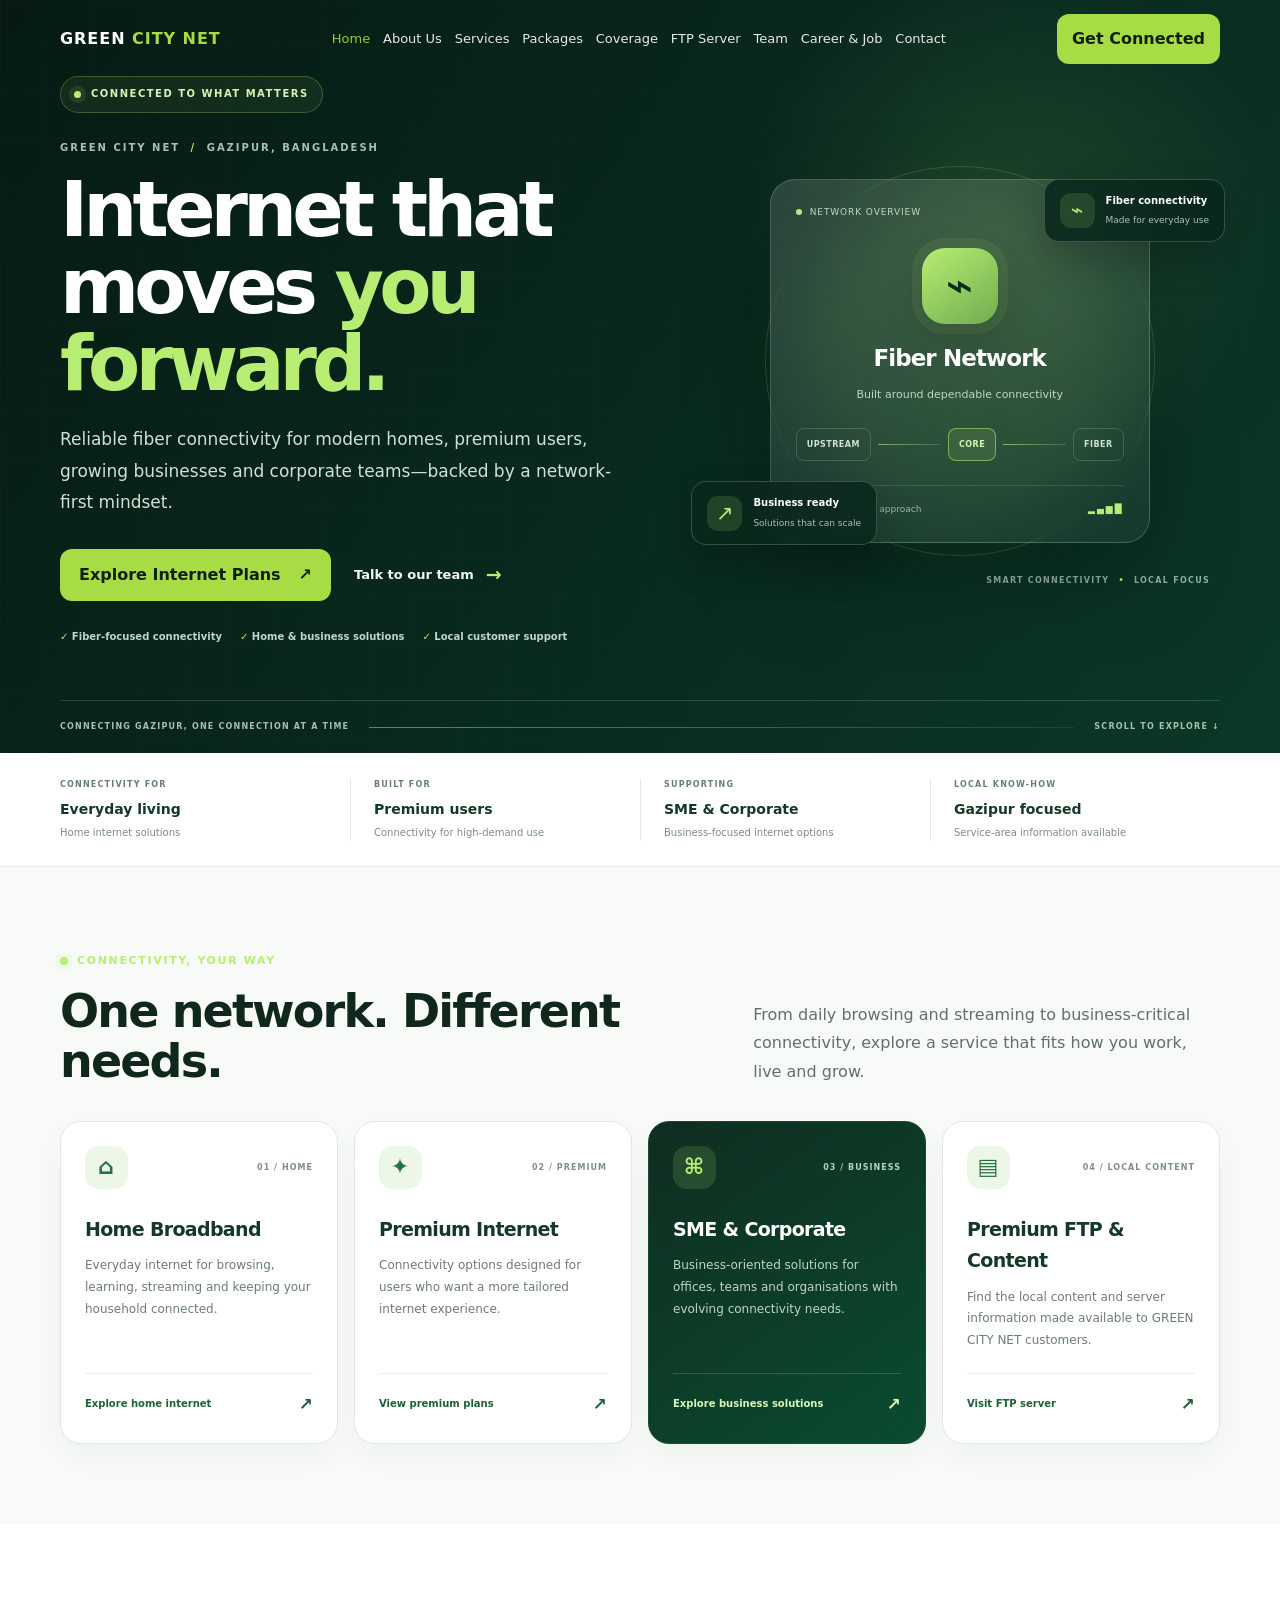
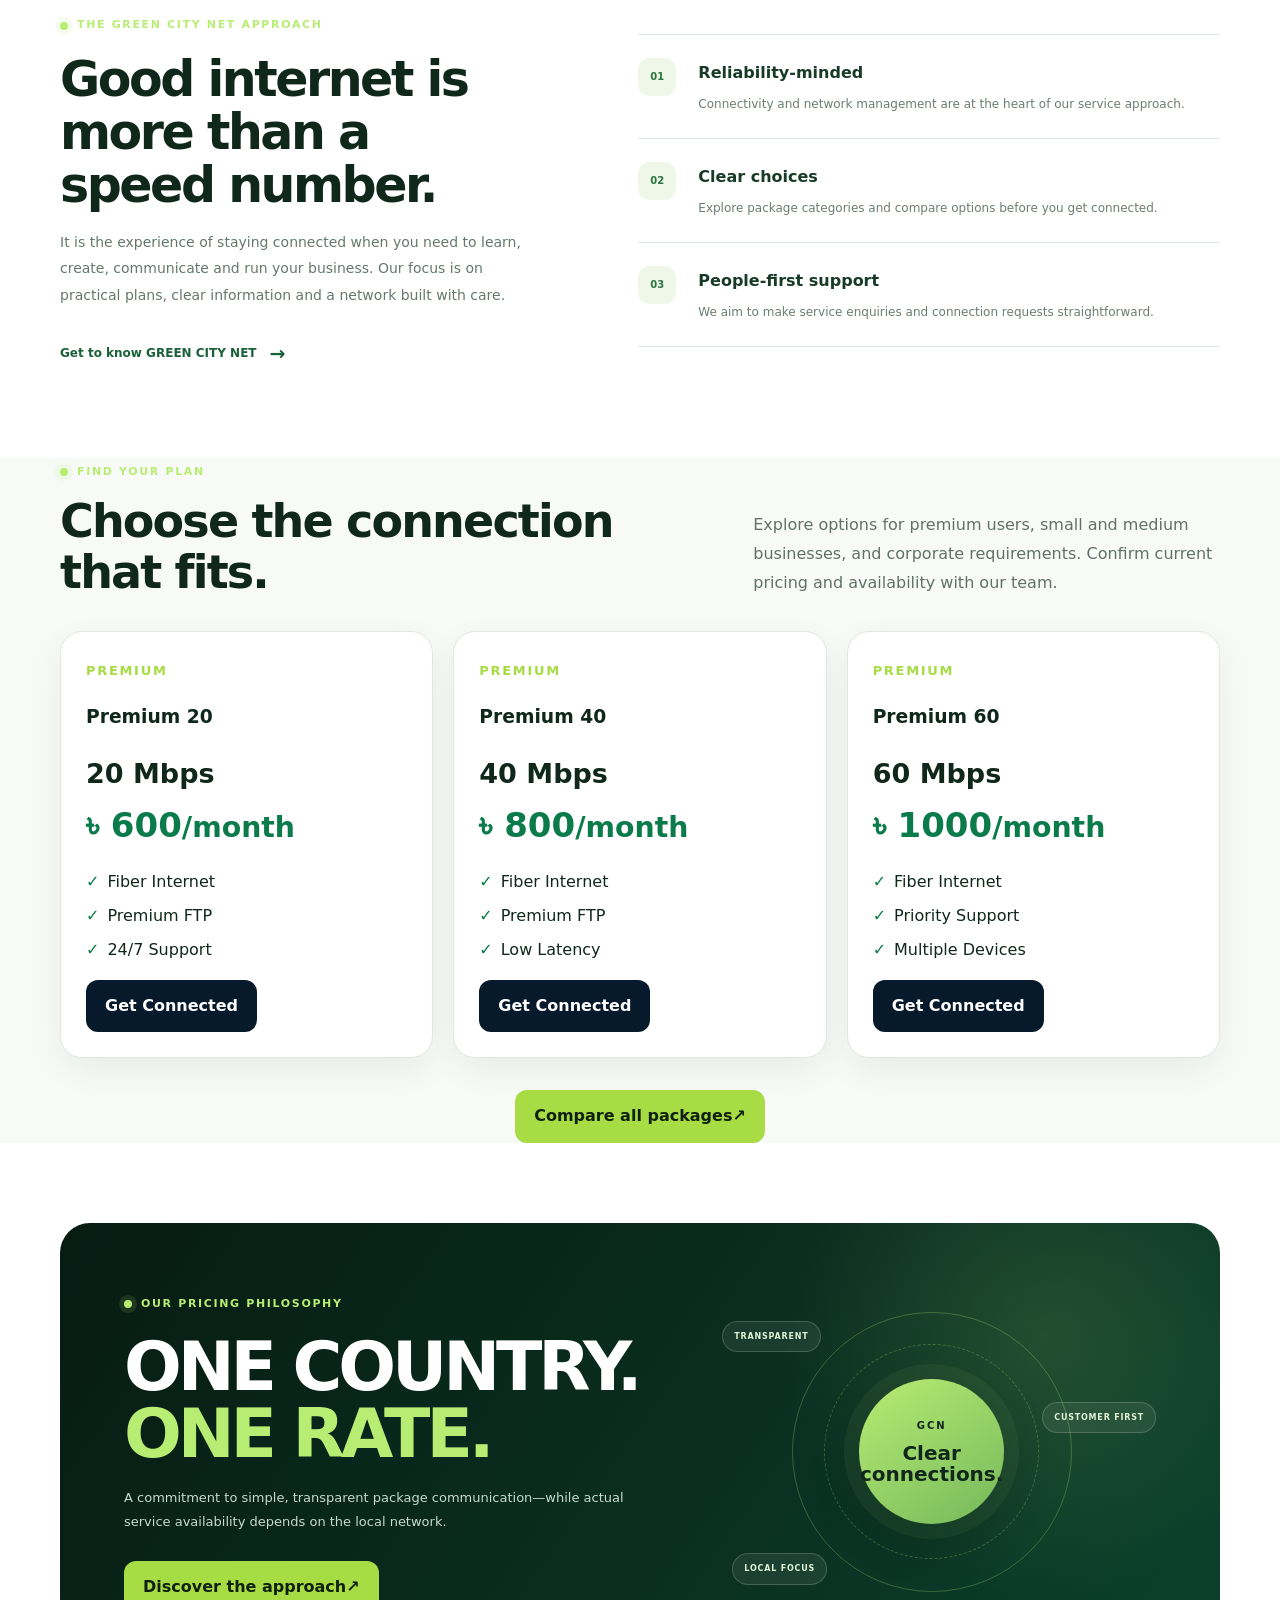
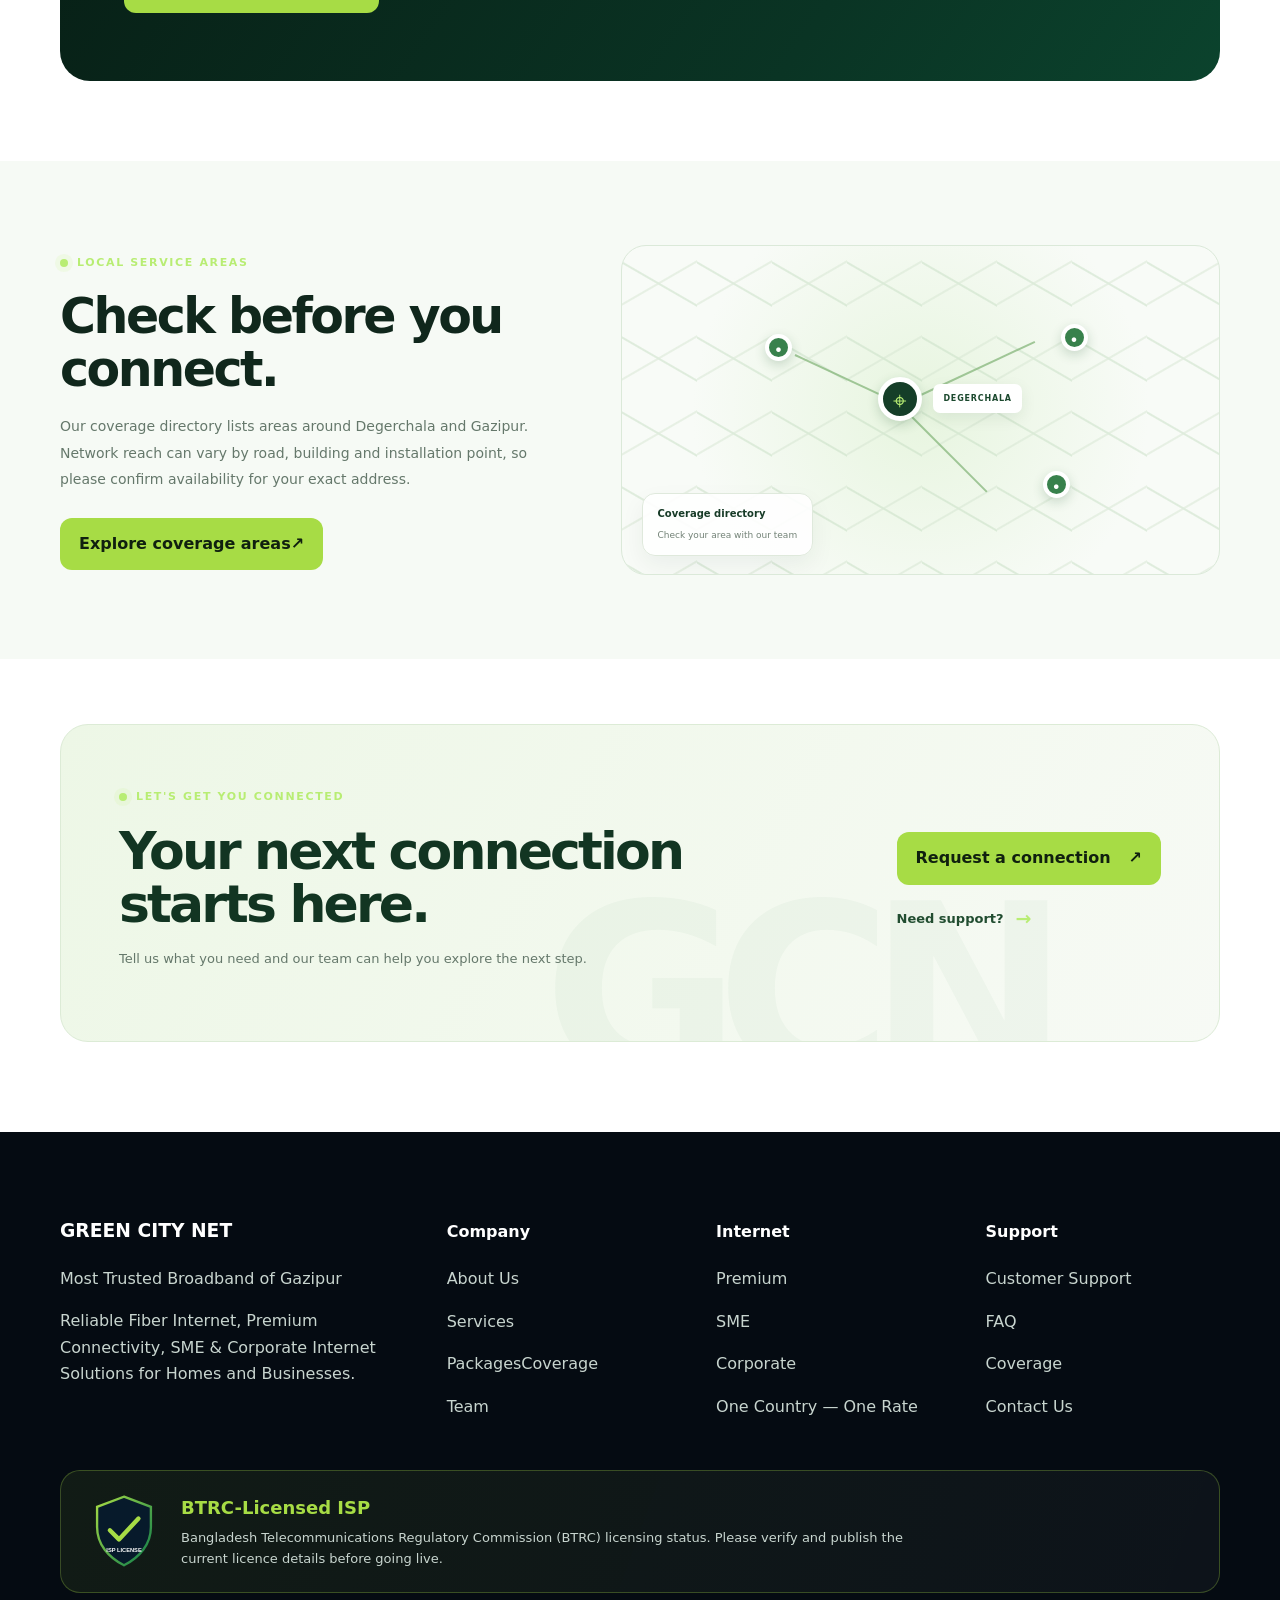
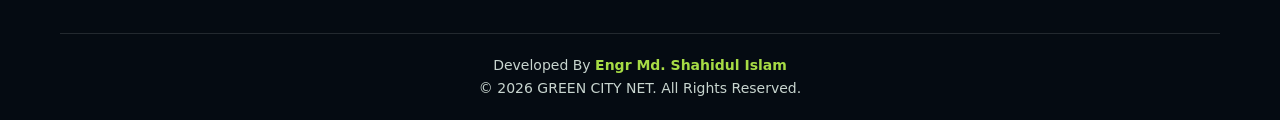
<file: index.html>
<!doctype html><html lang="en"><head>
<meta charset="utf-8"><meta name="viewport" content="width=device-width,initial-scale=1">
<title>Home | GREEN CITY NET</title><meta name="description" content="Home — GREEN CITY NET, premium fiber internet and business connectivity in Gazipur.">
<meta name="theme-color" content="#071A2B"><link rel="stylesheet" href="css/style.css"></head><body>
<header class="site-header"><div class="container nav"><a class="brand" href="index.html">GREEN <span>CITY NET</span></a>
<nav class="nav-links"><a href="index.html" class="active">Home</a><a href="about.html" class="">About Us</a><a href="services.html" class="">Services</a><a href="packages.html" class="">Packages</a><a href="coverage.html" class="coverage-nav-link">Coverage</a><a href="ftp-server.html" class="">FTP Server</a><a href="team.html" class="">Team</a><a href="careers.html" class="">Career & Job</a><a href="contact.html" class="">Contact</a></nav><a class="btn btn-primary" href="contact.html">Get Connected</a><button class="menu-btn" aria-label="Open menu">☰</button></div></header>
<main class="home-pro">
<section class="home-hero">
  <div class="home-hero-grid container">
    <div class="home-hero-copy">
      <div class="home-kicker"><span class="home-live-dot"></span> CONNECTED TO WHAT MATTERS</div>
      <p class="home-location">GREEN CITY NET <span> / </span> GAZIPUR, BANGLADESH</p>
      <h1>Internet that moves <em>you forward.</em></h1>
      <p class="home-lead">Reliable fiber connectivity for modern homes, premium users, growing businesses and corporate teams—backed by a network-first mindset.</p>
      <div class="home-hero-actions"><a class="btn btn-primary" href="packages.html">Explore Internet Plans <span aria-hidden="true">↗</span></a><a class="home-secondary-btn" href="contact.html">Talk to our team <span aria-hidden="true">→</span></a></div>
      <div class="home-proof-points"><span>✓ Fiber-focused connectivity</span><span>✓ Home & business solutions</span><span>✓ Local customer support</span></div>
    </div>
    <div class="home-network-stage" aria-label="Illustration of a managed fiber internet network">
      <div class="home-stage-glow"></div><div class="home-orbit home-orbit-one"></div><div class="home-orbit home-orbit-two"></div>
      <div class="home-network-panel">
        <div class="home-panel-top"><span class="home-panel-status"><i></i> NETWORK OVERVIEW</span><span class="home-panel-menu">•••</span></div>
        <div class="home-core-icon"><span>⌁</span></div><h2>Fiber Network</h2><p>Built around dependable connectivity</p>
        <div class="home-network-path"><span class="home-path-node">UPSTREAM</span><i></i><span class="home-path-node home-path-active">CORE</span><i></i><span class="home-path-node">FIBER</span></div>
        <div class="home-panel-bottom"><span><b>01</b> Network-first approach</span><span class="home-signal">▂▄▆█</span></div>
      </div>
      <div class="home-float-card home-float-top"><span class="home-float-icon">⌁</span><span><b>Fiber connectivity</b><small>Made for everyday use</small></span></div>
      <div class="home-float-card home-float-bottom"><span class="home-float-icon">↗</span><span><b>Business ready</b><small>Solutions that can scale</small></span></div>
      <div class="home-stage-caption">SMART CONNECTIVITY <span>•</span> LOCAL FOCUS</div>
    </div>
  </div>
  <div class="home-hero-bottom container"><span>CONNECTING GAZIPUR, ONE CONNECTION AT A TIME</span><span class="home-bottom-line"></span><span>SCROLL TO EXPLORE ↓</span></div>
</section>
<section class="home-audience-strip"><div class="container home-audience-grid"><div><span class="home-strip-label">CONNECTIVITY FOR</span><strong>Everyday living</strong><small>Home internet solutions</small></div><div><span class="home-strip-label">BUILT FOR</span><strong>Premium users</strong><small>Connectivity for high-demand use</small></div><div><span class="home-strip-label">SUPPORTING</span><strong>SME & Corporate</strong><small>Business-focused internet options</small></div><div><span class="home-strip-label">LOCAL KNOW-HOW</span><strong>Gazipur focused</strong><small>Service-area information available</small></div></div></section>
<section class="pro-section home-services-section"><div class="container"><div class="pro-section-heading"><div><span class="pro-kicker"><span class="status-dot"></span> CONNECTIVITY, YOUR WAY</span><h2>One network. Different needs.</h2></div><p>From daily browsing and streaming to business-critical connectivity, explore a service that fits how you work, live and grow.</p></div><div class="home-offer-grid">
<a class="home-offer-card" href="services.html"><div class="home-offer-top"><span class="home-offer-icon">⌂</span><span>01 / HOME</span></div><h3>Home Broadband</h3><p>Everyday internet for browsing, learning, streaming and keeping your household connected.</p><span class="home-card-link">Explore home internet <b>↗</b></span></a>
<a class="home-offer-card" href="packages.html#premium"><div class="home-offer-top"><span class="home-offer-icon">✦</span><span>02 / PREMIUM</span></div><h3>Premium Internet</h3><p>Connectivity options designed for users who want a more tailored internet experience.</p><span class="home-card-link">View premium plans <b>↗</b></span></a>
<a class="home-offer-card home-offer-featured" href="services.html"><div class="home-offer-top"><span class="home-offer-icon">⌘</span><span>03 / BUSINESS</span></div><h3>SME & Corporate</h3><p>Business-oriented solutions for offices, teams and organisations with evolving connectivity needs.</p><span class="home-card-link">Explore business solutions <b>↗</b></span></a>
<a class="home-offer-card" href="ftp-server.html"><div class="home-offer-top"><span class="home-offer-icon">▤</span><span>04 / LOCAL CONTENT</span></div><h3>Premium FTP & Content</h3><p>Find the local content and server information made available to GREEN CITY NET customers.</p><span class="home-card-link">Visit FTP server <b>↗</b></span></a>
</div></div></section>
<section class="home-principles-section"><div class="container home-principles-grid"><div class="home-principles-copy"><span class="pro-kicker"><span class="status-dot"></span> THE GREEN CITY NET APPROACH</span><h2>Good internet is more than a speed number.</h2><p>It is the experience of staying connected when you need to learn, create, communicate and run your business. Our focus is on practical plans, clear information and a network built with care.</p><a class="home-text-link" href="about.html">Get to know GREEN CITY NET <span>→</span></a></div><div class="home-principles-list"><article><span>01</span><div><h3>Reliability-minded</h3><p>Connectivity and network management are at the heart of our service approach.</p></div></article><article><span>02</span><div><h3>Clear choices</h3><p>Explore package categories and compare options before you get connected.</p></div></article><article><span>03</span><div><h3>People-first support</h3><p>We aim to make service enquiries and connection requests straightforward.</p></div></article></div></div></section>
<section class="home-pricing-section"><div class="container"><div class="pro-section-heading"><div><span class="pro-kicker"><span class="status-dot"></span> FIND YOUR PLAN</span><h2>Choose the connection that fits.</h2></div><p>Explore options for premium users, small and medium businesses, and corporate requirements. Confirm current pricing and availability with our team.</p></div><div id="packages" class="grid grid-3 home-package-grid"></div><div class="home-center-action"><a class="btn btn-primary" href="packages.html">Compare all packages <span>↗</span></a></div></div></section>
<section class="home-one-rate-section"><div class="container"><div class="home-one-rate-panel"><div><span class="pro-kicker"><span class="status-dot"></span> OUR PRICING PHILOSOPHY</span><h2>ONE COUNTRY.<br><em>ONE RATE.</em></h2><p>A commitment to simple, transparent package communication—while actual service availability depends on the local network.</p><a class="btn btn-primary" href="packages.html#one-country">Discover the approach <span>↗</span></a></div><div class="home-rate-graphic"><div class="home-rate-ring ring-one"></div><div class="home-rate-ring ring-two"></div><div class="home-rate-center"><span>GCN</span><b>Clear<br>connections.</b></div><span class="home-rate-tag tag-one">TRANSPARENT</span><span class="home-rate-tag tag-two">CUSTOMER FIRST</span><span class="home-rate-tag tag-three">LOCAL FOCUS</span></div></div></div></section>
<section class="home-coverage-section"><div class="container home-coverage-grid"><div><span class="pro-kicker"><span class="status-dot"></span> LOCAL SERVICE AREAS</span><h2>Check before you connect.</h2><p>Our coverage directory lists areas around Degerchala and Gazipur. Network reach can vary by road, building and installation point, so please confirm availability for your exact address.</p><a class="btn btn-primary" href="coverage.html">Explore coverage areas <span>↗</span></a></div><div class="home-coverage-visual"><div class="home-coverage-gridlines"></div><div class="home-coverage-pin pin-main">⌖<span>DEGERCHALA</span></div><div class="home-coverage-pin pin-two">•</div><div class="home-coverage-pin pin-three">•</div><div class="home-coverage-pin pin-four">•</div><div class="home-coverage-link link-one"></div><div class="home-coverage-link link-two"></div><div class="home-coverage-link link-three"></div><div class="home-coverage-note"><b>Coverage directory</b><small>Check your area with our team</small></div></div></div></section>
<section class="home-final-section"><div class="container"><div class="home-final-panel"><div><span class="pro-kicker"><span class="status-dot"></span> LET'S GET YOU CONNECTED</span><h2>Your next connection<br>starts here.</h2><p>Tell us what you need and our team can help you explore the next step.</p></div><div class="home-final-actions"><a class="btn btn-primary" href="contact.html">Request a connection <span>↗</span></a><a class="home-final-secondary" href="support.html">Need support? <span>→</span></a></div><div class="home-final-watermark">GCN</div></div></div></section>
</main>
<footer class="footer"><div class="container footer-grid">
<div><h3>GREEN CITY NET</h3><p>Most Trusted Broadband of Gazipur</p><p>Reliable Fiber Internet, Premium Connectivity, SME & Corporate Internet Solutions for Homes and Businesses.</p></div>
<div><h4>Company</h4><p><a href="about.html">About Us</a></p><p><a href="services.html">Services</a></p><p><a href="packages.html">Packages</a><a href="coverage.html">Coverage</a></p><p><a href="team.html">Team</a></p></div>
<div><h4>Internet</h4><p><a href="packages.html#premium">Premium</a></p><p><a href="packages.html#sme">SME</a></p><p><a href="packages.html#corporate">Corporate</a></p><p><a href="packages.html#one-country">One Country — One Rate</a></p></div>
<div><h4>Support</h4><p><a href="contact.html">Customer Support</a></p><p><a href="faq.html">FAQ</a></p><p><a href="coverage.html">Coverage</a></p><p><a href="contact.html">Contact Us</a></p></div>
</div><div class="container licensing-footer"><img src="assets/images/btrc-licensed-isp-badge.svg" alt="ISP licence badge graphic"><div><strong>BTRC-Licensed ISP</strong><p>Bangladesh Telecommunications Regulatory Commission (BTRC) licensing status. Please verify and publish the current licence details before going live.</p></div></div><div class="container credit"><span>Developed By </span><a href="https://www.facebook.com/share/1FE5N81z12/?mibextid=wwXIfr" target="_blank" rel="noopener noreferrer">Engr Md. Shahidul Islam</a><br><span>© <span id="year">2026</span> GREEN CITY NET. All Rights Reserved.</span></div></footer>
<script src="js/data.js"></script><script src="js/app.js"></script></body></html>
</file>
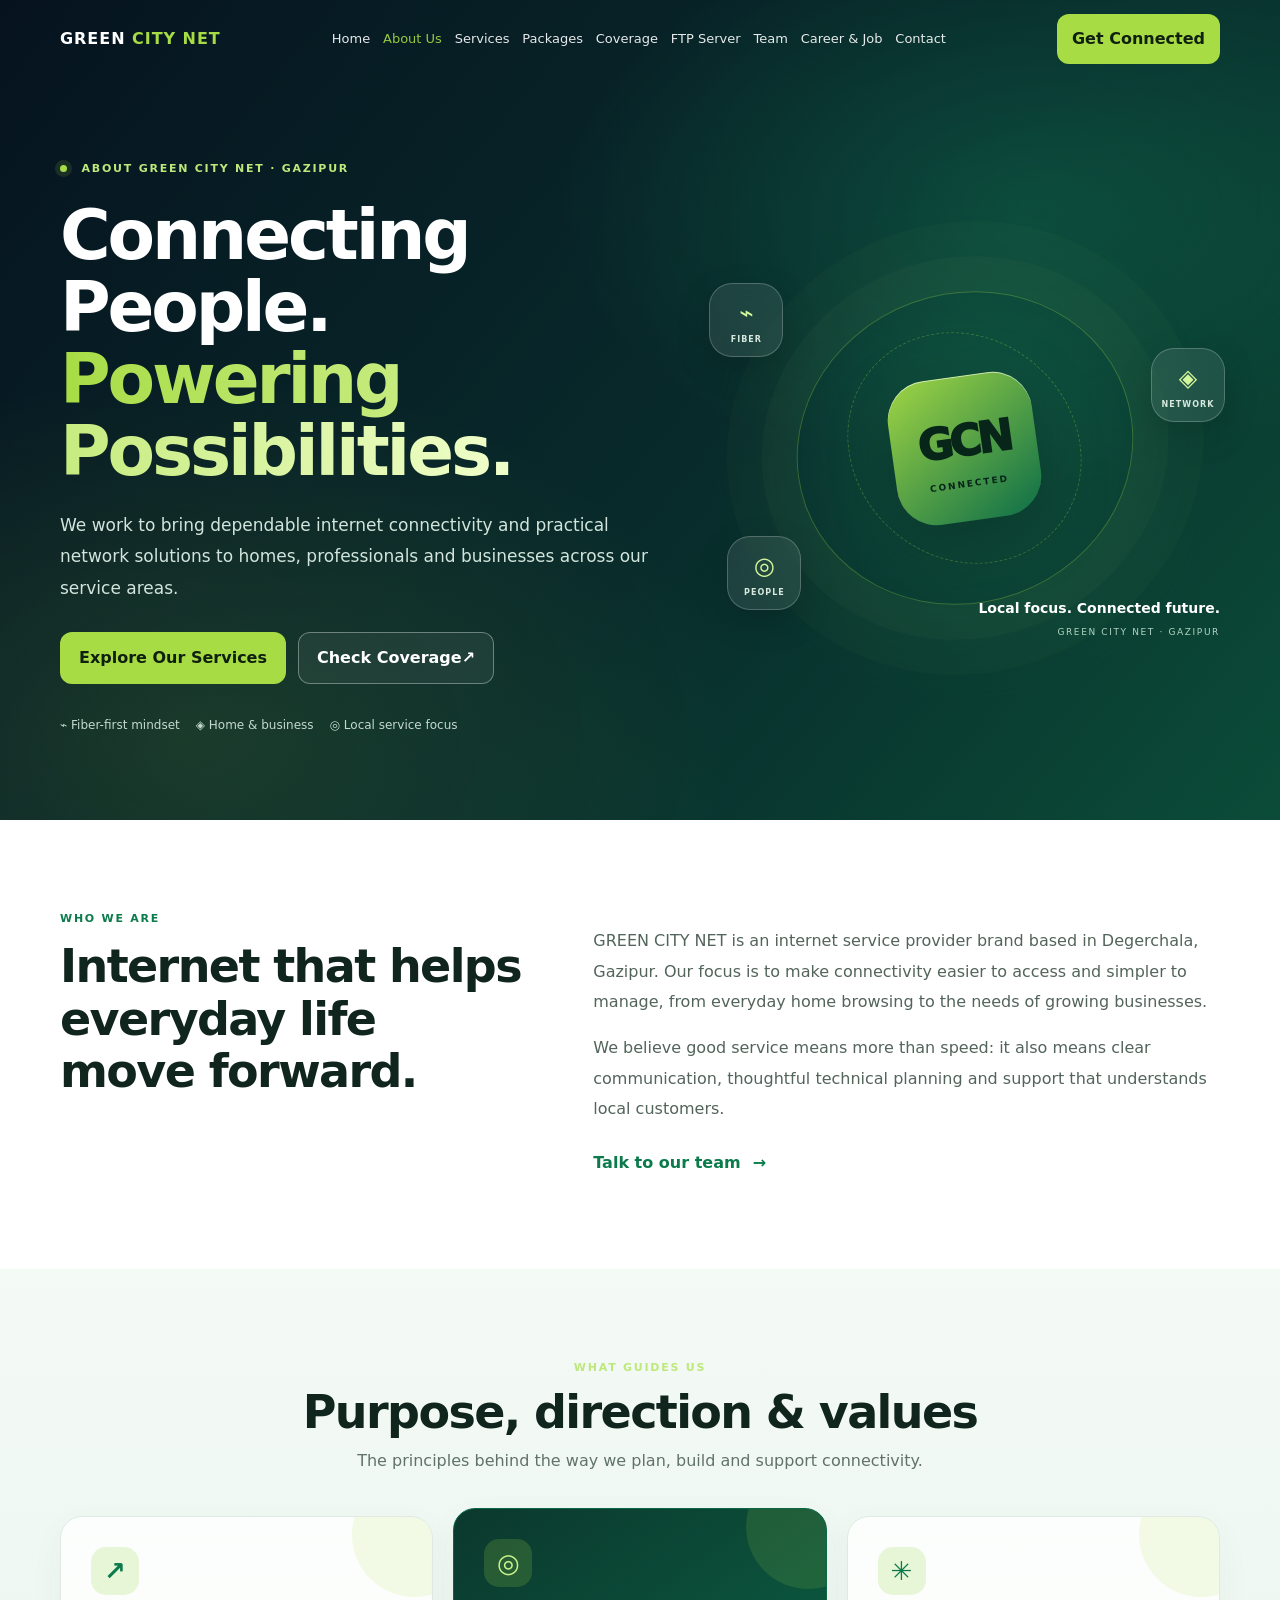
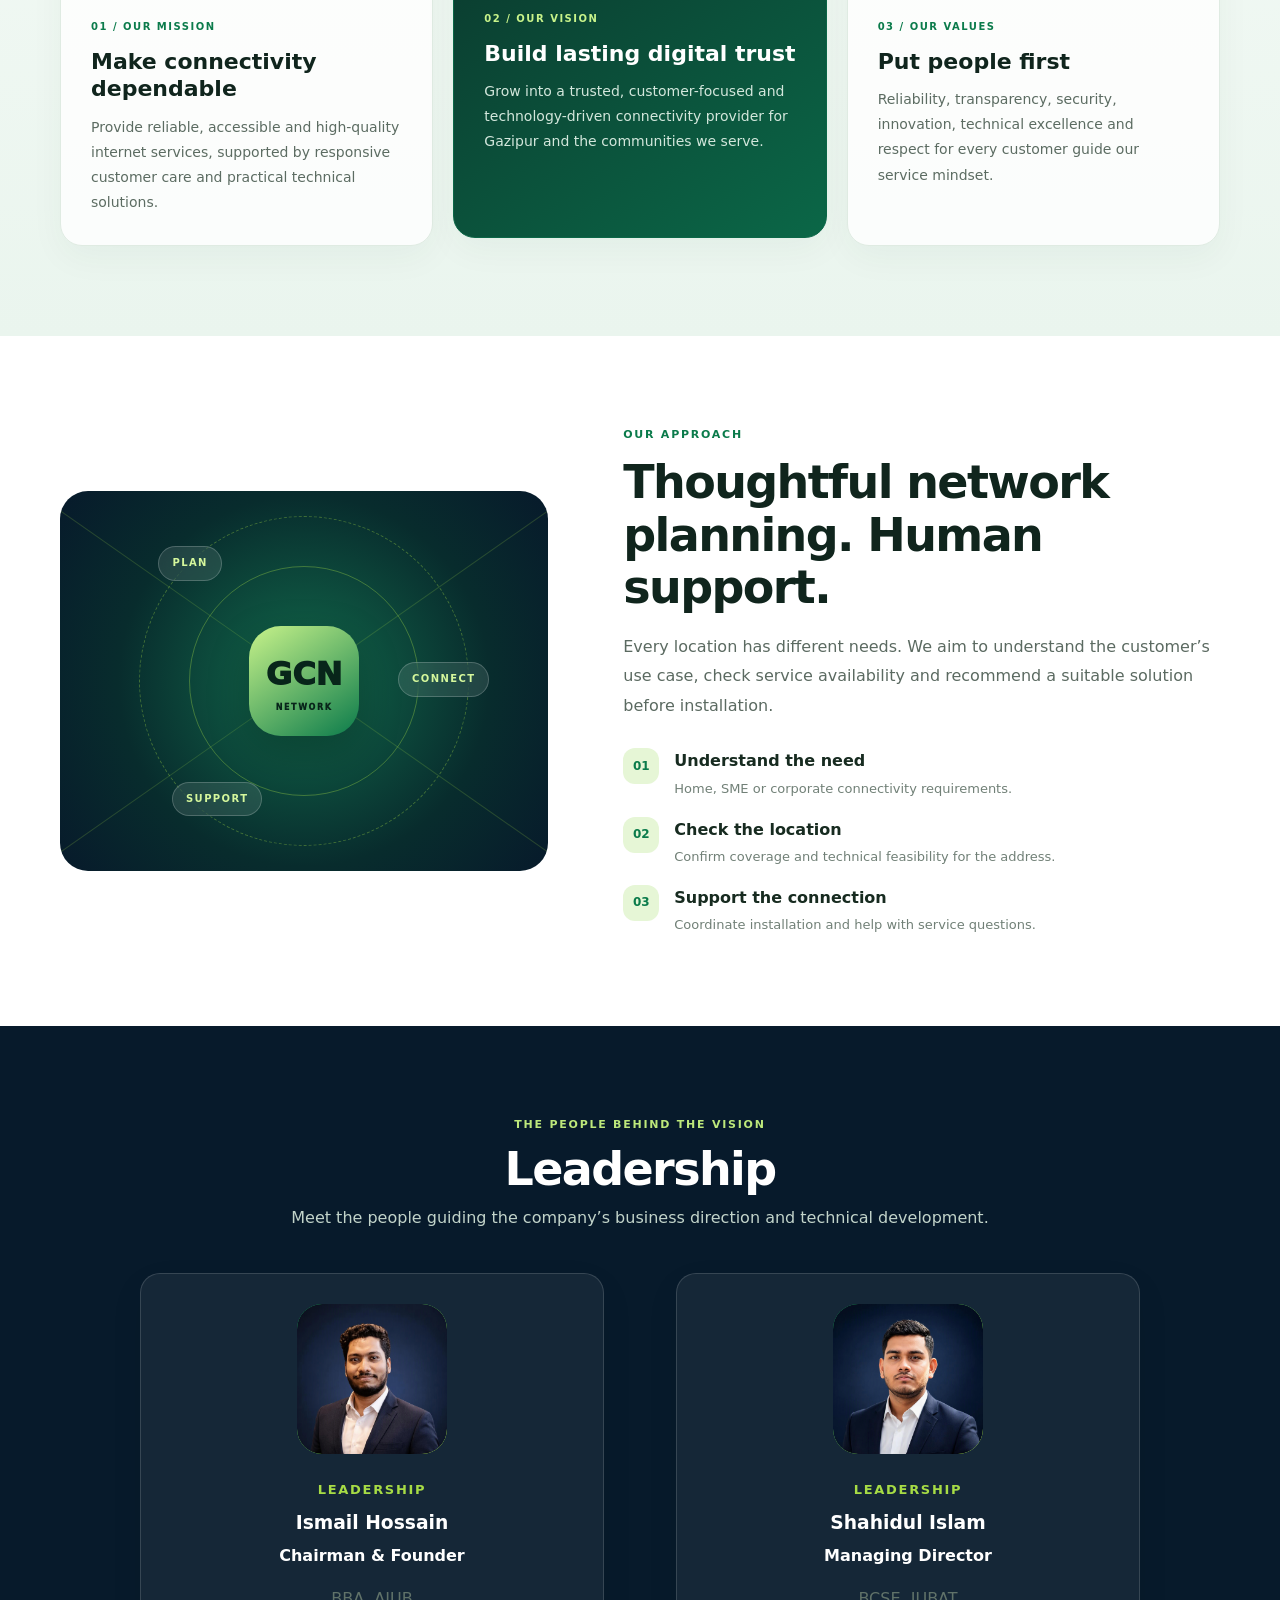
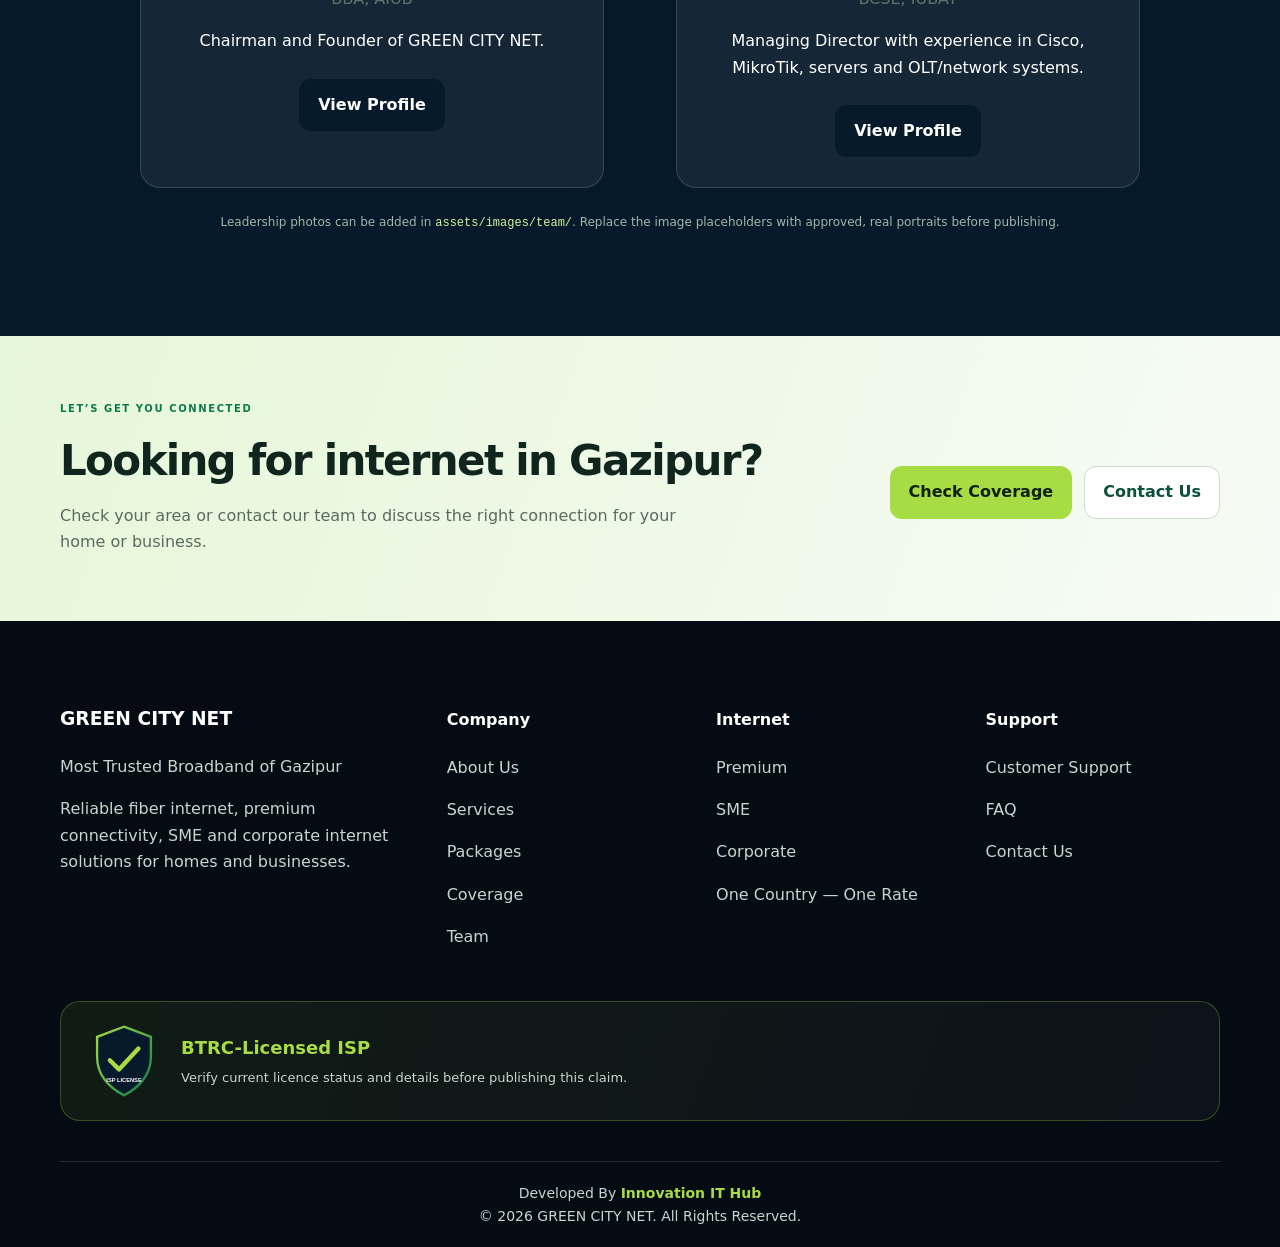
<file: about.html>
<!doctype html>
<html lang="en"><head>
<meta charset="utf-8"><meta name="viewport" content="width=device-width,initial-scale=1">
<title>About Us | GREEN CITY NET</title>
<meta name="description" content="Learn about GREEN CITY NET, its mission, leadership and commitment to reliable fiber internet in Gazipur.">
<meta name="theme-color" content="#071A2B"><link rel="stylesheet" href="css/style.css">
</head><body>
<header class="site-header"><div class="container nav"><a class="brand" href="index.html">GREEN <span>CITY NET</span></a>
<nav class="nav-links"><a href="index.html">Home</a><a href="about.html" class="active">About Us</a><a href="services.html">Services</a><a href="packages.html">Packages</a><a href="coverage.html" class="coverage-nav-link">Coverage</a><a href="ftp-server.html">FTP Server</a><a href="team.html">Team</a><a href="careers.html">Career &amp; Job</a><a href="contact.html">Contact</a></nav>
<a class="btn btn-primary" href="contact.html">Get Connected</a><button class="menu-btn" aria-label="Open menu">☰</button></div></header>
<main>
<section class="about-hero page-hero"><div class="container about-hero-grid"><div class="about-hero-copy"><div class="eyebrow"><span class="about-pulse"></span> ABOUT GREEN CITY NET · GAZIPUR</div><h1>Connecting People.<br><span class="about-gradient-text">Powering Possibilities.</span></h1><p>We work to bring dependable internet connectivity and practical network solutions to homes, professionals and businesses across our service areas.</p><div class="about-hero-actions"><a class="btn btn-primary" href="services.html">Explore Our Services</a><a class="btn btn-outline" href="coverage.html">Check Coverage <span aria-hidden="true">↗</span></a></div><div class="about-trust-points"><span>⌁ Fiber-first mindset</span><span>◈ Home &amp; business</span><span>◎ Local service focus</span></div></div><div class="about-visual" aria-label="Fiber optic network illustration"><div class="about-visual-glow"></div><div class="about-orbit orbit-a"></div><div class="about-orbit orbit-b"></div><div class="about-core"><span>GCN</span><small>CONNECTED</small></div><div class="about-node node-a">⌁<small>FIBER</small></div><div class="about-node node-b">◈<small>NETWORK</small></div><div class="about-node node-c">◎<small>PEOPLE</small></div><div class="about-visual-caption"><strong>Local focus. Connected future.</strong><span>GREEN CITY NET · GAZIPUR</span></div></div></div></section>
<section class="about-intro-section section"><div class="container about-intro-grid"><div><div class="eyebrow">WHO WE ARE</div><h2>Internet that helps everyday life move forward.</h2></div><div class="about-intro-copy"><p>GREEN CITY NET is an internet service provider brand based in Degerchala, Gazipur. Our focus is to make connectivity easier to access and simpler to manage, from everyday home browsing to the needs of growing businesses.</p><p>We believe good service means more than speed: it also means clear communication, thoughtful technical planning and support that understands local customers.</p><a class="text-link" href="contact.html">Talk to our team <span aria-hidden="true">→</span></a></div></div></section>
<section class="section about-values-section"><div class="container"><div class="section-head about-section-head"><div class="eyebrow">WHAT GUIDES US</div><h2>Purpose, direction &amp; values</h2><p>The principles behind the way we plan, build and support connectivity.</p></div><div class="grid grid-3 about-values-grid"><article class="card about-value-card"><div class="about-icon">↗</div><span class="about-card-kicker">01 / OUR MISSION</span><h3>Make connectivity dependable</h3><p>Provide reliable, accessible and high-quality internet services, supported by responsive customer care and practical technical solutions.</p></article><article class="card about-value-card featured"><div class="about-icon">◎</div><span class="about-card-kicker">02 / OUR VISION</span><h3>Build lasting digital trust</h3><p>Grow into a trusted, customer-focused and technology-driven connectivity provider for Gazipur and the communities we serve.</p></article><article class="card about-value-card"><div class="about-icon">✳</div><span class="about-card-kicker">03 / OUR VALUES</span><h3>Put people first</h3><p>Reliability, transparency, security, innovation, technical excellence and respect for every customer guide our service mindset.</p></article></div></div></section>
<section class="section about-approach-section"><div class="container about-approach-grid"><div class="about-approach-art"><div class="approach-ring ring-1"></div><div class="approach-ring ring-2"></div><div class="approach-art-center">GCN<span>NETWORK</span></div><span class="approach-label label-1">PLAN</span><span class="approach-label label-2">CONNECT</span><span class="approach-label label-3">SUPPORT</span></div><div class="about-approach-copy"><div class="eyebrow">OUR APPROACH</div><h2>Thoughtful network planning. Human support.</h2><p>Every location has different needs. We aim to understand the customer’s use case, check service availability and recommend a suitable solution before installation.</p><div class="about-approach-list"><div><span>01</span><p><strong>Understand the need</strong><small>Home, SME or corporate connectivity requirements.</small></p></div><div><span>02</span><p><strong>Check the location</strong><small>Confirm coverage and technical feasibility for the address.</small></p></div><div><span>03</span><p><strong>Support the connection</strong><small>Coordinate installation and help with service questions.</small></p></div></div></div></div></section>
<section class="section dark about-leadership-section"><div class="container"><div class="section-head about-section-head"><div class="eyebrow">THE PEOPLE BEHIND THE VISION</div><h2>Leadership</h2><p>Meet the people guiding the company’s business direction and technical development.</p></div><div id="team" class="grid grid-2 leadership-grid" data-team-view="leadership"></div><p class="about-photo-note">Leadership photos can be added in <code>assets/images/team/</code>. Replace the image placeholders with approved, real portraits before publishing.</p></div></section>
<section class="about-cta-section"><div class="container about-cta-inner"><div><div class="eyebrow">LET’S GET YOU CONNECTED</div><h2>Looking for internet in Gazipur?</h2><p>Check your area or contact our team to discuss the right connection for your home or business.</p></div><div class="about-cta-actions"><a class="btn btn-primary" href="coverage.html">Check Coverage</a><a class="btn btn-outline" href="contact.html">Contact Us</a></div></div></section>
</main>
<footer class="footer"><div class="container footer-grid"><div><h3>GREEN CITY NET</h3><p>Most Trusted Broadband of Gazipur</p><p>Reliable fiber internet, premium connectivity, SME and corporate internet solutions for homes and businesses.</p></div><div><h4>Company</h4><p><a href="about.html">About Us</a></p><p><a href="services.html">Services</a></p><p><a href="packages.html">Packages</a></p><p><a href="coverage.html">Coverage</a></p><p><a href="team.html">Team</a></p></div><div><h4>Internet</h4><p><a href="packages.html#premium">Premium</a></p><p><a href="packages.html#sme">SME</a></p><p><a href="packages.html#corporate">Corporate</a></p><p><a href="packages.html#one-country">One Country — One Rate</a></p></div><div><h4>Support</h4><p><a href="contact.html">Customer Support</a></p><p><a href="faq.html">FAQ</a></p><p><a href="contact.html">Contact Us</a></p></div></div><div class="container licensing-footer"><img src="assets/images/btrc-licensed-isp-badge.svg" alt="ISP licence badge graphic"><div><strong>BTRC-Licensed ISP</strong><p>Verify current licence status and details before publishing this claim.</p></div></div><div class="container credit"><span>Developed By </span><a href="https://www.facebook.com/share/1FE5N81z12/?mibextid=wwXIfr" target="_blank" rel="noopener noreferrer">Innovation IT Hub</a><br><span>© <span id="year">2026</span> GREEN CITY NET. All Rights Reserved.</span></div></footer>
<script src="js/data.js"></script><script src="js/app.js"></script></body></html>
</file>
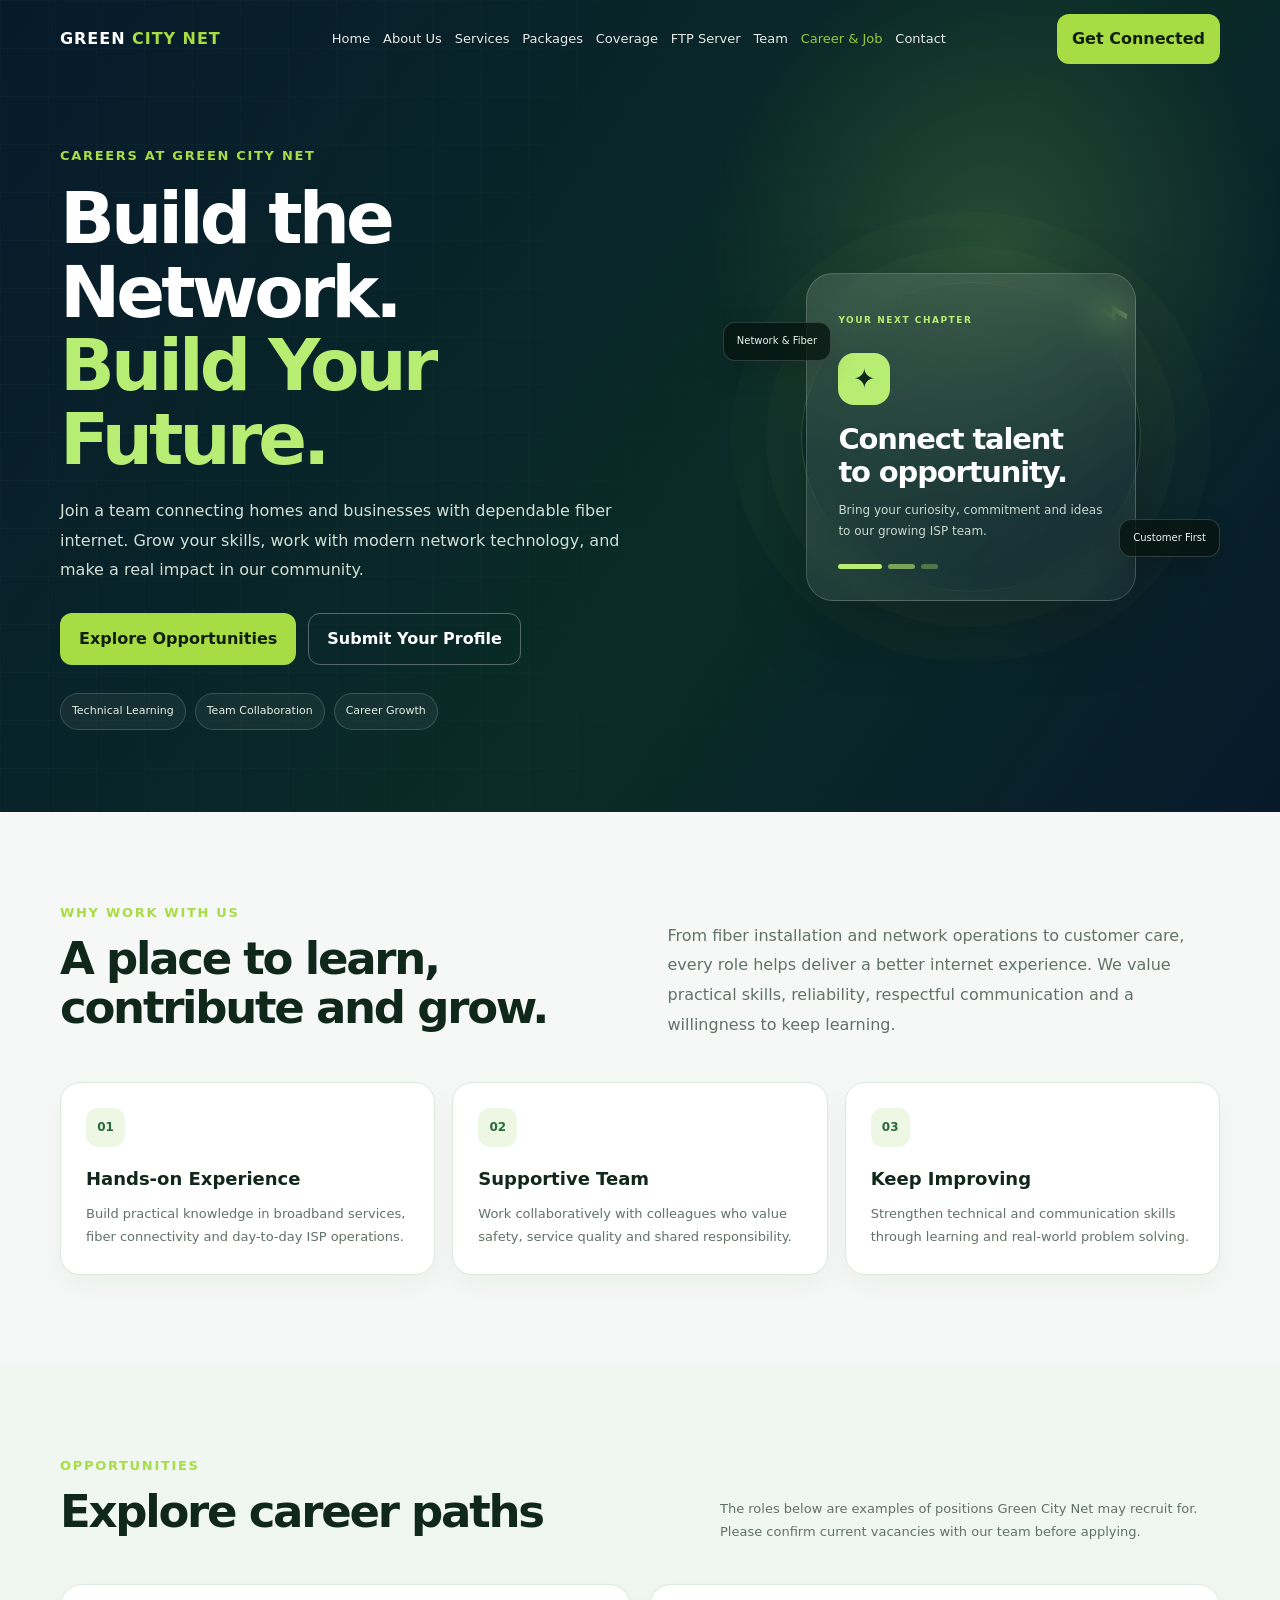
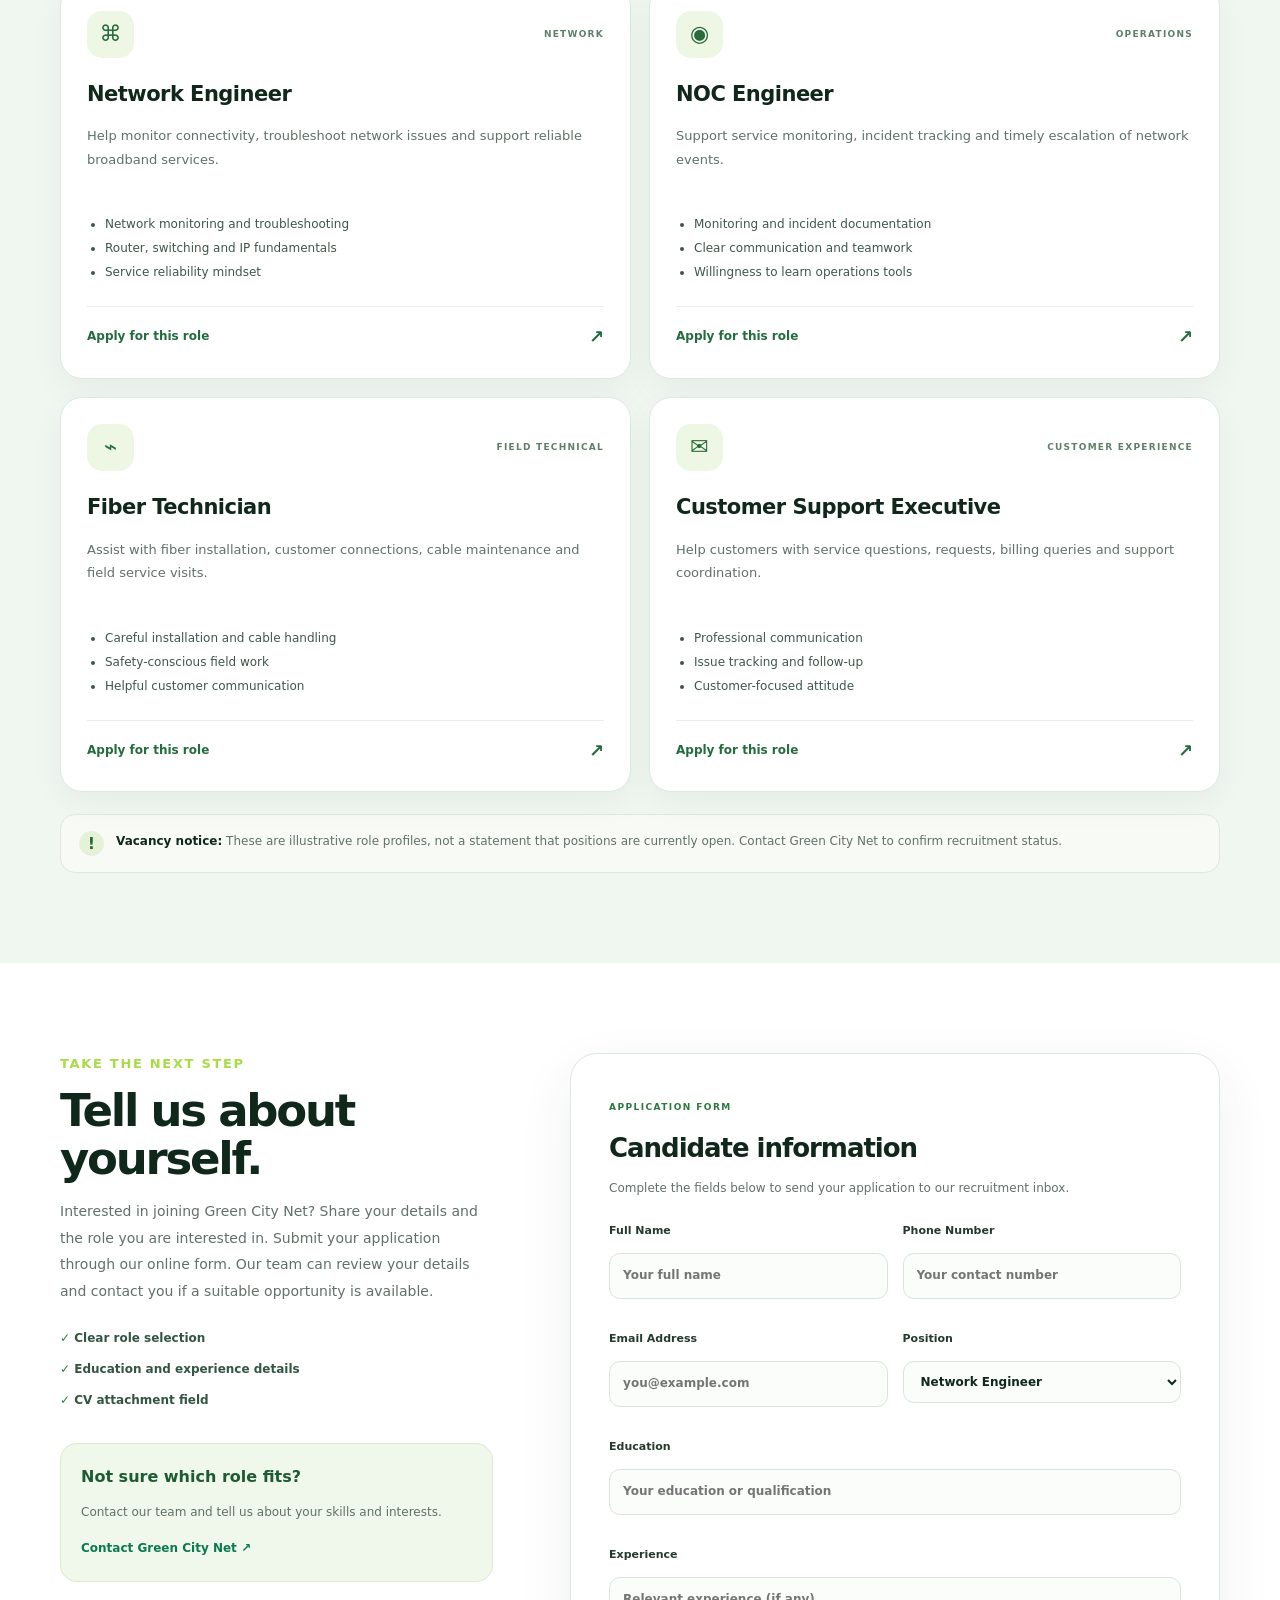
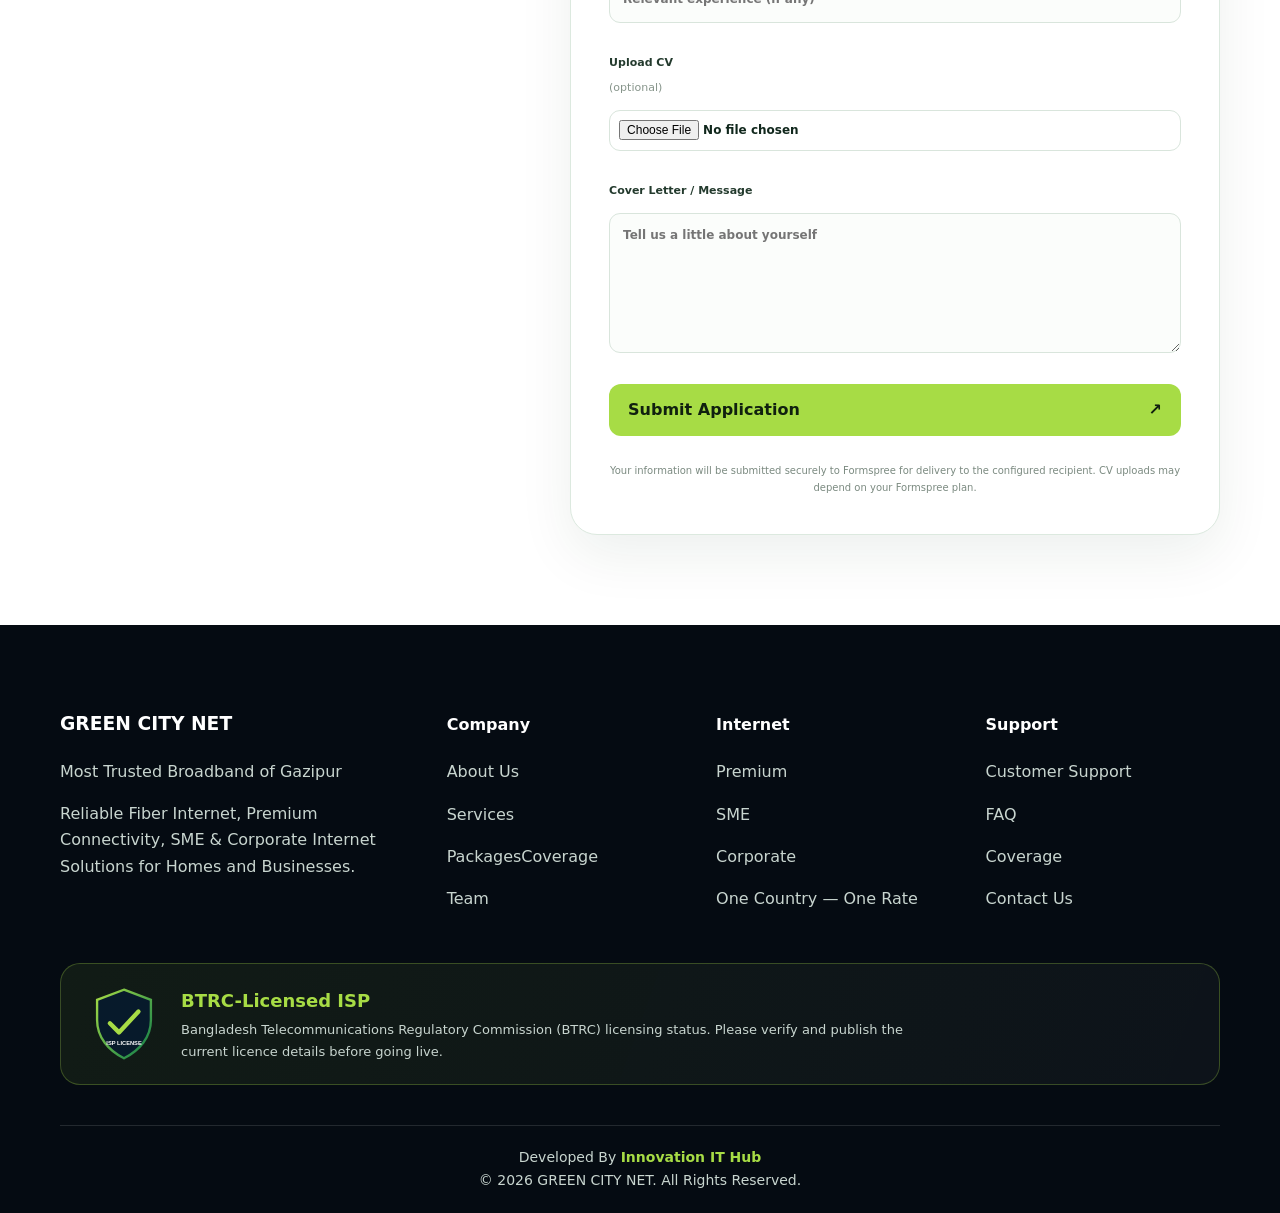
<file: careers.html>
<!doctype html><html lang="en"><head>
<meta charset="utf-8"><meta name="viewport" content="width=device-width,initial-scale=1">
<title>Career & Jobs | GREEN CITY NET</title><meta name="description" content="Career & Jobs — GREEN CITY NET, premium fiber internet and business connectivity in Gazipur.">
<meta name="theme-color" content="#071A2B"><link rel="stylesheet" href="css/style.css"></head><body class="career-document">
<header class="site-header"><div class="container nav"><a class="brand" href="index.html">GREEN <span>CITY NET</span></a>
<nav class="nav-links"><a href="index.html" class="">Home</a><a href="about.html" class="">About Us</a><a href="services.html" class="">Services</a><a href="packages.html" class="">Packages</a><a href="coverage.html" class="coverage-nav-link">Coverage</a><a href="ftp-server.html" class="">FTP Server</a><a href="team.html" class="">Team</a><a href="careers.html" class="active">Career & Job</a><a href="contact.html" class="">Contact</a></nav><a class="btn btn-primary" href="contact.html">Get Connected</a><a class="coverage-quick-link" href="coverage.html">Coverage</a><button class="menu-btn" aria-label="Open menu">☰</button></div></header>
<main class="careers-page">
<section class="pro-hero careers-hero"><div class="container pro-hero-grid"><div class="pro-hero-copy"><div class="eyebrow">CAREERS AT GREEN CITY NET</div><h1>Build the Network.<br><span class="career-accent">Build Your Future.</span></h1><p>Join a team connecting homes and businesses with dependable fiber internet. Grow your skills, work with modern network technology, and make a real impact in our community.</p><div class="actions"><a class="btn btn-primary" href="#open-roles">Explore Opportunities</a><a class="btn btn-outline" href="#apply">Submit Your Profile</a></div><div class="career-highlights"><span>Technical Learning</span><span>Team Collaboration</span><span>Career Growth</span></div></div><div class="career-hero-art"><div class="career-orbit orbit-a"></div><div class="career-orbit orbit-b"></div><div class="career-signal">⌁</div><div class="career-art-card"><span class="career-art-tag">YOUR NEXT CHAPTER</span><div class="career-art-icon">✦</div><h2>Connect talent<br>to opportunity.</h2><p>Bring your curiosity, commitment and ideas to our growing ISP team.</p><div class="career-art-bars"><i></i><i></i><i></i></div></div><span class="career-floating career-float-a">Network & Fiber</span><span class="career-floating career-float-b">Customer First</span></div></div></section>
<section class="section career-intro"><div class="container career-intro-grid"><div><div class="eyebrow">WHY WORK WITH US</div><h2>A place to learn, contribute and grow.</h2></div><p>From fiber installation and network operations to customer care, every role helps deliver a better internet experience. We value practical skills, reliability, respectful communication and a willingness to keep learning.</p></div><div class="container career-benefits"><article><span>01</span><h3>Hands-on Experience</h3><p>Build practical knowledge in broadband services, fiber connectivity and day-to-day ISP operations.</p></article><article><span>02</span><h3>Supportive Team</h3><p>Work collaboratively with colleagues who value safety, service quality and shared responsibility.</p></article><article><span>03</span><h3>Keep Improving</h3><p>Strengthen technical and communication skills through learning and real-world problem solving.</p></article></div></section>
<section id="open-roles" class="section career-roles"><div class="container"><div class="pro-section-heading"><div><div class="eyebrow">OPPORTUNITIES</div><h2>Explore career paths</h2></div><p>The roles below are examples of positions Green City Net may recruit for. Please confirm current vacancies with our team before applying.</p></div><div class="career-role-grid"><article class="career-role-card"><div class="career-role-top"><span class="career-role-icon">⌘</span><span class="career-role-type">NETWORK</span></div><h3>Network Engineer</h3><p>Help monitor connectivity, troubleshoot network issues and support reliable broadband services.</p><ul><li>Network monitoring and troubleshooting</li><li>Router, switching and IP fundamentals</li><li>Service reliability mindset</li></ul><a href="#apply" class="career-role-link" data-position="Network Engineer">Apply for this role <span>↗</span></a></article><article class="career-role-card"><div class="career-role-top"><span class="career-role-icon">◉</span><span class="career-role-type">OPERATIONS</span></div><h3>NOC Engineer</h3><p>Support service monitoring, incident tracking and timely escalation of network events.</p><ul><li>Monitoring and incident documentation</li><li>Clear communication and teamwork</li><li>Willingness to learn operations tools</li></ul><a href="#apply" class="career-role-link" data-position="NOC Engineer">Apply for this role <span>↗</span></a></article><article class="career-role-card"><div class="career-role-top"><span class="career-role-icon">⌁</span><span class="career-role-type">FIELD TECHNICAL</span></div><h3>Fiber Technician</h3><p>Assist with fiber installation, customer connections, cable maintenance and field service visits.</p><ul><li>Careful installation and cable handling</li><li>Safety-conscious field work</li><li>Helpful customer communication</li></ul><a href="#apply" class="career-role-link" data-position="Fiber Technician">Apply for this role <span>↗</span></a></article><article class="career-role-card"><div class="career-role-top"><span class="career-role-icon">✉</span><span class="career-role-type">CUSTOMER EXPERIENCE</span></div><h3>Customer Support Executive</h3><p>Help customers with service questions, requests, billing queries and support coordination.</p><ul><li>Professional communication</li><li>Issue tracking and follow-up</li><li>Customer-focused attitude</li></ul><a href="#apply" class="career-role-link" data-position="Customer Support Executive">Apply for this role <span>↗</span></a></article></div><div class="career-vacancy-note"><span>!</span><p><strong>Vacancy notice:</strong> These are illustrative role profiles, not a statement that positions are currently open. Contact Green City Net to confirm recruitment status.</p></div></div></section>
<section class="section career-application" id="apply"><div class="container career-application-grid"><div class="career-application-copy"><div class="eyebrow">TAKE THE NEXT STEP</div><h2>Tell us about yourself.</h2><p>Interested in joining Green City Net? Share your details and the role you are interested in. Submit your application through our online form. Our team can review your details and contact you if a suitable opportunity is available.</p><div class="career-apply-points"><span>✓ Clear role selection</span><span>✓ Education and experience details</span><span>✓ CV attachment field</span></div><div class="career-contact-note"><strong>Not sure which role fits?</strong><p>Contact our team and tell us about your skills and interests.</p><a href="contact.html">Contact Green City Net ↗</a></div></div><div class="career-form-card"><div class="career-form-heading"><span>APPLICATION FORM</span><h3>Candidate information</h3><p>Complete the fields below to send your application to our recruitment inbox.</p></div><form data-formspree class="career-form" action="https://formspree.io/f/xjygwlkq" method="POST" enctype="multipart/form-data">
<input type="hidden" name="_subject" value="GREEN CITY NET — Career Application"><div class="form-grid"><label>Full Name<input name="fullName" placeholder="Your full name" required></label><label>Phone Number<input name="phone" type="tel" placeholder="Your contact number" required></label><label>Email Address<input name="email" type="email" placeholder="you@example.com"></label><label>Position<select name="position" id="career-position"><option>Network Engineer</option><option>NOC Engineer</option><option>Fiber Technician</option><option>Customer Support Executive</option><option>General Application</option></select></label></div><label>Education<input name="education" placeholder="Your education or qualification"></label><label>Experience<input name="experience" placeholder="Relevant experience (if any)"></label><label>Upload CV <span class="career-optional">(optional)</span><input name="cv" type="file" accept=".pdf,.doc,.docx"></label><label>Cover Letter / Message<textarea name="coverLetter" rows="4" placeholder="Tell us a little about yourself"></textarea></label><button type="submit" class="btn btn-primary career-submit">Submit Application <span>↗</span></button><p class="form-status" data-form-status role="status" aria-live="polite"></p><p class="career-form-disclaimer">Your information will be submitted securely to Formspree for delivery to the configured recipient. CV uploads may depend on your Formspree plan.</p></form></div></div></section>
</main>
<footer class="footer"><div class="container footer-grid">
<div><h3>GREEN CITY NET</h3><p>Most Trusted Broadband of Gazipur</p><p>Reliable Fiber Internet, Premium Connectivity, SME & Corporate Internet Solutions for Homes and Businesses.</p></div>
<div><h4>Company</h4><p><a href="about.html">About Us</a></p><p><a href="services.html">Services</a></p><p><a href="packages.html">Packages</a><a href="coverage.html">Coverage</a></p><p><a href="team.html">Team</a></p></div>
<div><h4>Internet</h4><p><a href="packages.html#premium">Premium</a></p><p><a href="packages.html#sme">SME</a></p><p><a href="packages.html#corporate">Corporate</a></p><p><a href="packages.html#one-country">One Country — One Rate</a></p></div>
<div><h4>Support</h4><p><a href="contact.html">Customer Support</a></p><p><a href="faq.html">FAQ</a></p><p><a href="coverage.html">Coverage</a></p><p><a href="contact.html">Contact Us</a></p></div>
</div><div class="container licensing-footer"><img src="assets/images/btrc-licensed-isp-badge.svg" alt="ISP licence badge graphic"><div><strong>BTRC-Licensed ISP</strong><p>Bangladesh Telecommunications Regulatory Commission (BTRC) licensing status. Please verify and publish the current licence details before going live.</p></div></div><div class="container credit"><span>Developed By </span><a href="https://www.facebook.com/share/1FE5N81z12/?mibextid=wwXIfr" target="_blank" rel="noopener noreferrer">Innovation IT Hub</a><br><span>© <span id="year">2026</span> GREEN CITY NET. All Rights Reserved.</span></div></footer>
<script>
document.querySelectorAll('.career-role-link[data-position]').forEach(function(link){link.addEventListener('click',function(){var select=document.getElementById('career-position');if(select){select.value=link.getAttribute('data-position');}})});
</script><script src="js/data.js"></script><script src="js/app.js"></script></body></html>
</file>
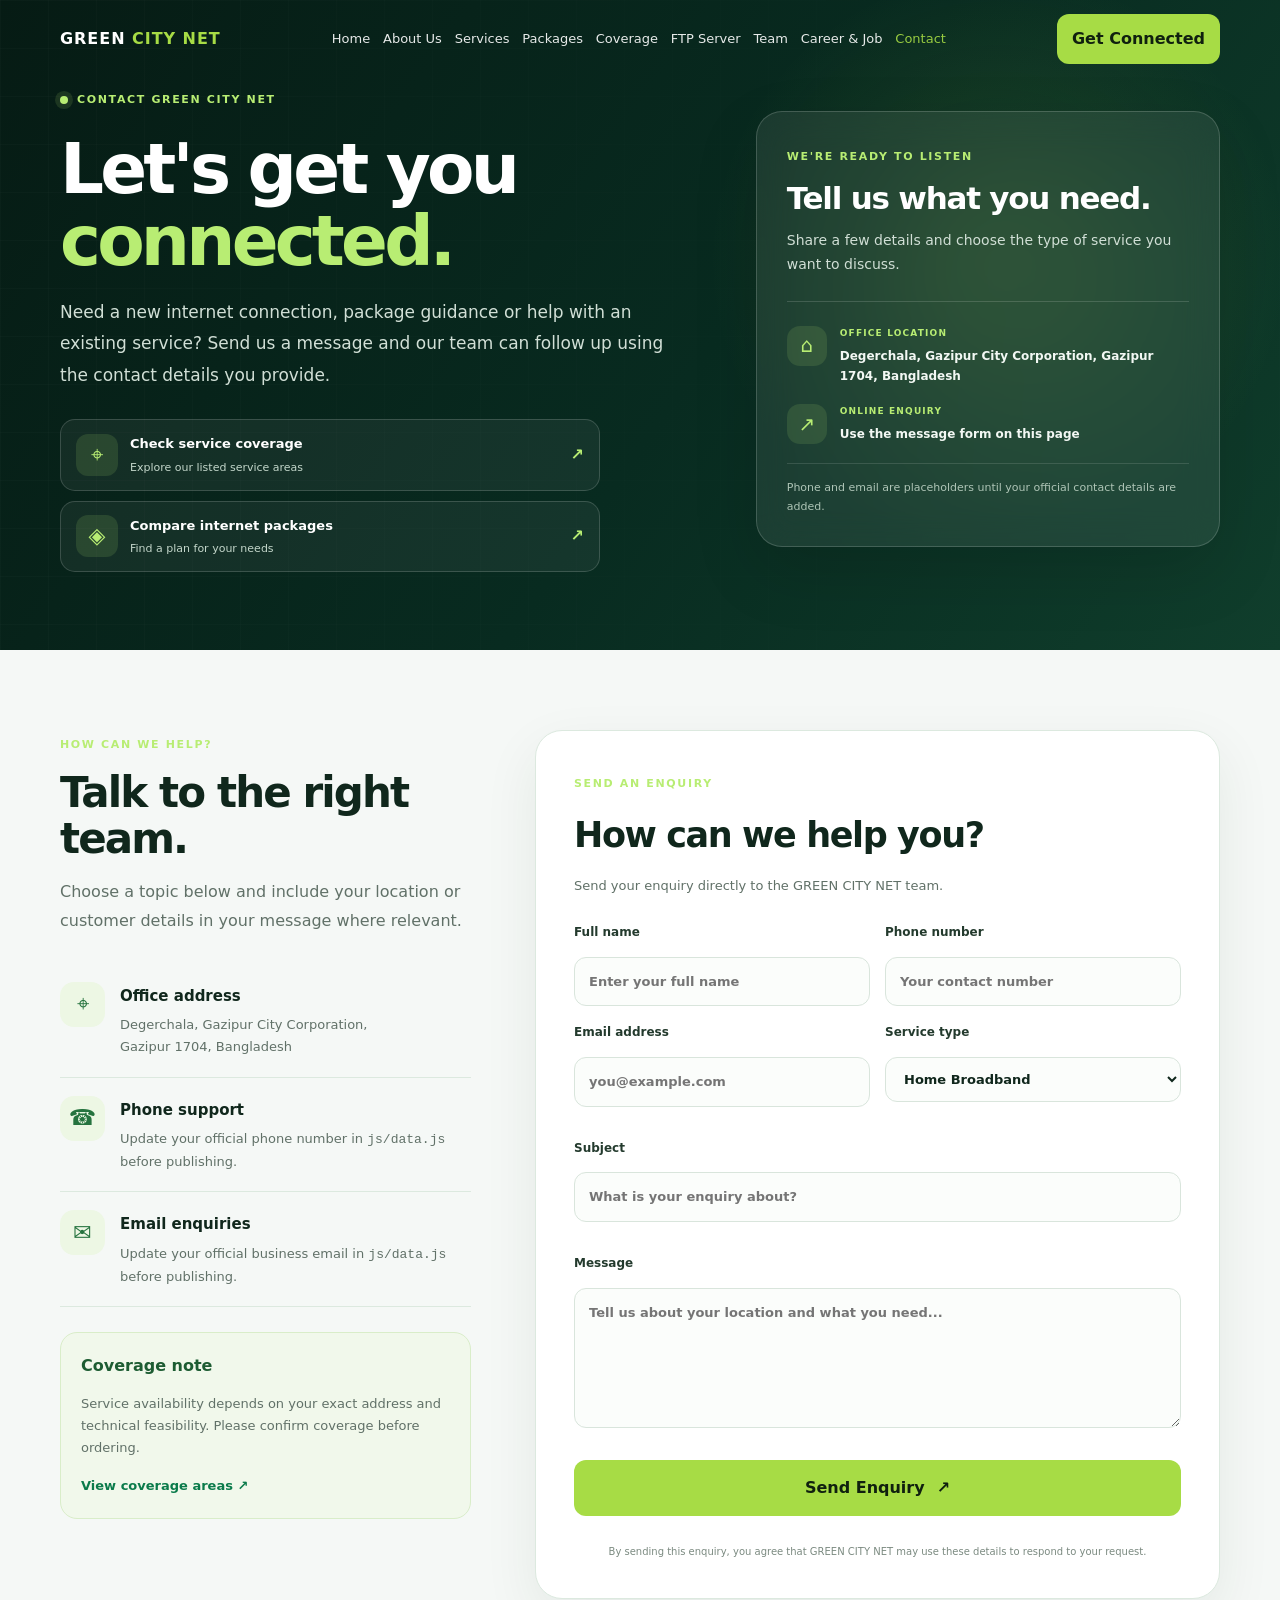
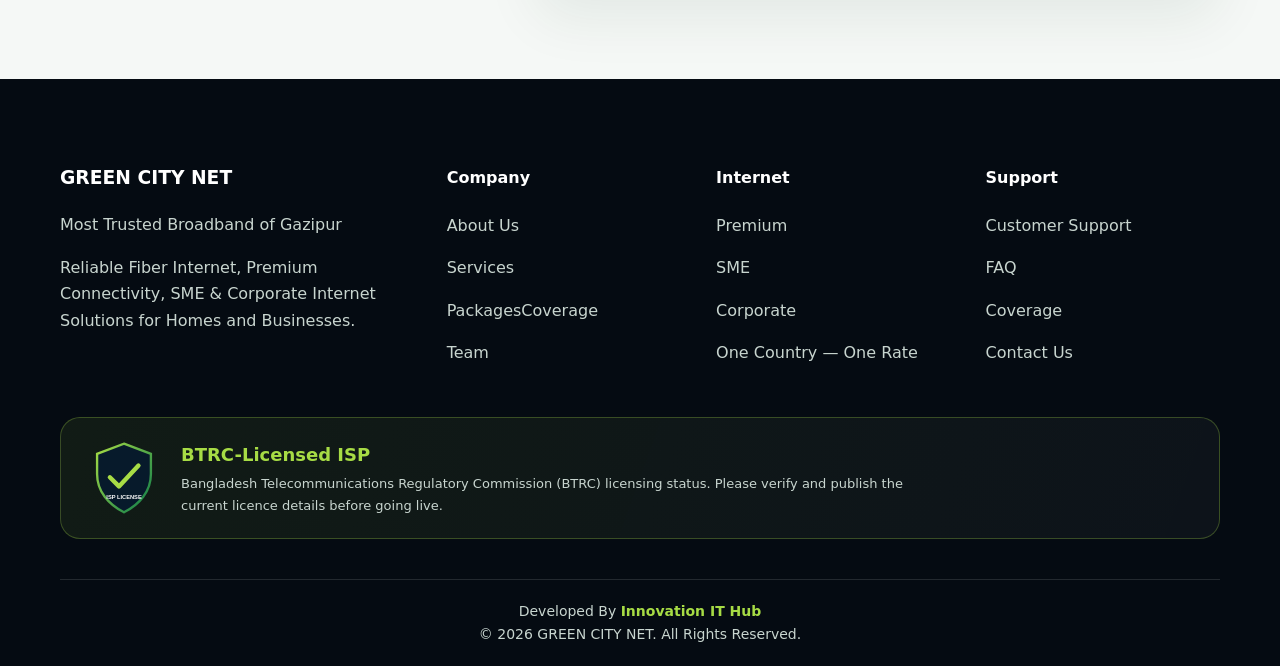
<file: contact.html>
<!doctype html><html lang="en"><head>
<meta charset="utf-8"><meta name="viewport" content="width=device-width,initial-scale=1">
<title>Contact | GREEN CITY NET</title><meta name="description" content="Contact — GREEN CITY NET, premium fiber internet and business connectivity in Gazipur.">
<meta name="theme-color" content="#071A2B"><link rel="stylesheet" href="css/style.css"></head><body>
<header class="site-header"><div class="container nav"><a class="brand" href="index.html">GREEN <span>CITY NET</span></a>
<nav class="nav-links"><a href="index.html" class="">Home</a><a href="about.html" class="">About Us</a><a href="services.html" class="">Services</a><a href="packages.html" class="">Packages</a><a href="coverage.html" class="coverage-nav-link">Coverage</a><a href="ftp-server.html" class="">FTP Server</a><a href="team.html" class="">Team</a><a href="careers.html" class="">Career & Job</a><a href="contact.html" class="active">Contact</a></nav><a class="btn btn-primary" href="contact.html">Get Connected</a><button class="menu-btn" aria-label="Open menu">☰</button></div></header>
<main class="pro-page contact-page">
<section class="pro-hero contact-hero"><div class="container pro-hero-grid"><div class="pro-hero-copy"><span class="pro-kicker"><span class="status-dot"></span> CONTACT GREEN CITY NET</span><h1>Let's get you <em>connected.</em></h1><p>Need a new internet connection, package guidance or help with an existing service? Send us a message and our team can follow up using the contact details you provide.</p><div class="contact-quick-links"><a href="coverage.html"><span>⌖</span><div><b>Check service coverage</b><small>Explore our listed service areas</small></div><strong>↗</strong></a><a href="packages.html"><span>◈</span><div><b>Compare internet packages</b><small>Find a plan for your needs</small></div><strong>↗</strong></a></div></div><div class="contact-hero-panel"><span class="pro-kicker">WE'RE READY TO LISTEN</span><h2>Tell us what you need.</h2><p>Share a few details and choose the type of service you want to discuss.</p><div class="contact-panel-divider"></div><div class="contact-panel-row"><span class="contact-panel-icon">⌂</span><div><small>OFFICE LOCATION</small><b>Degerchala, Gazipur City Corporation, Gazipur 1704, Bangladesh</b></div></div><div class="contact-panel-row"><span class="contact-panel-icon">↗</span><div><small>ONLINE ENQUIRY</small><b>Use the message form on this page</b></div></div><p class="contact-panel-note">Phone and email are placeholders until your official contact details are added.</p></div></div></section>
<section class="section pro-section"><div class="container contact-layout"><div class="contact-info-column"><span class="pro-kicker">HOW CAN WE HELP?</span><h2>Talk to the right team.</h2><p class="contact-info-lead">Choose a topic below and include your location or customer details in your message where relevant.</p><div class="contact-info-card"><span class="contact-info-icon">⌖</span><div><h3>Office address</h3><p>Degerchala, Gazipur City Corporation,<br>Gazipur 1704, Bangladesh</p></div></div><div class="contact-info-card"><span class="contact-info-icon">☎</span><div><h3>Phone support</h3><p>Update your official phone number in <code>js/data.js</code> before publishing.</p></div></div><div class="contact-info-card"><span class="contact-info-icon">✉</span><div><h3>Email enquiries</h3><p>Update your official business email in <code>js/data.js</code> before publishing.</p></div></div><div class="contact-info-note"><strong>Coverage note</strong><p>Service availability depends on your exact address and technical feasibility. Please confirm coverage before ordering.</p><a href="coverage.html">View coverage areas ↗</a></div></div><div class="contact-form-card"><div class="contact-form-heading"><span class="pro-kicker">SEND AN ENQUIRY</span><h2>How can we help you?</h2><p>Send your enquiry directly to the GREEN CITY NET team.</p></div><form data-formspree class="professional-contact-form" action="https://formspree.io/f/xjygwlkq" method="POST">
<input type="hidden" name="_subject" value="GREEN CITY NET — Website Contact Enquiry"><div class="form-grid"><label>Full name<input name="name" autocomplete="name" placeholder="Enter your full name" required></label><label>Phone number<input name="phone" type="tel" autocomplete="tel" placeholder="Your contact number" required></label><label>Email address<input name="email" type="email" autocomplete="email" placeholder="you@example.com"></label><label>Service type<select name="service"><option>Home Broadband</option><option>Premium Internet</option><option>SME Internet</option><option>Corporate Internet</option><option>Dedicated Internet</option><option>FTP Server</option><option>Technical Support</option><option>Other</option></select></label></div><label>Subject<input name="subject" placeholder="What is your enquiry about?" required></label><label>Message<textarea name="message" rows="5" placeholder="Tell us about your location and what you need..." required></textarea></label><button class="btn btn-primary contact-submit" type="submit">Send Enquiry <span aria-hidden="true">↗</span></button><p class="form-status" data-form-status role="status" aria-live="polite"></p><p class="form-privacy-note">By sending this enquiry, you agree that GREEN CITY NET may use these details to respond to your request.</p></form></div></div></section></main>
<footer class="footer"><div class="container footer-grid">
<div><h3>GREEN CITY NET</h3><p>Most Trusted Broadband of Gazipur</p><p>Reliable Fiber Internet, Premium Connectivity, SME & Corporate Internet Solutions for Homes and Businesses.</p></div>
<div><h4>Company</h4><p><a href="about.html">About Us</a></p><p><a href="services.html">Services</a></p><p><a href="packages.html">Packages</a><a href="coverage.html">Coverage</a></p><p><a href="team.html">Team</a></p></div>
<div><h4>Internet</h4><p><a href="packages.html#premium">Premium</a></p><p><a href="packages.html#sme">SME</a></p><p><a href="packages.html#corporate">Corporate</a></p><p><a href="packages.html#one-country">One Country — One Rate</a></p></div>
<div><h4>Support</h4><p><a href="contact.html">Customer Support</a></p><p><a href="faq.html">FAQ</a></p><p><a href="coverage.html">Coverage</a></p><p><a href="contact.html">Contact Us</a></p></div>
</div><div class="container licensing-footer"><img src="assets/images/btrc-licensed-isp-badge.svg" alt="ISP licence badge graphic"><div><strong>BTRC-Licensed ISP</strong><p>Bangladesh Telecommunications Regulatory Commission (BTRC) licensing status. Please verify and publish the current licence details before going live.</p></div></div><div class="container credit"><span>Developed By </span><a href="https://www.facebook.com/share/1FE5N81z12/?mibextid=wwXIfr" target="_blank" rel="noopener noreferrer">Innovation IT Hub</a><br><span>© <span id="year">2026</span> GREEN CITY NET. All Rights Reserved.</span></div></footer>
<script src="js/data.js"></script><script src="js/app.js"></script></body></html>
</file>
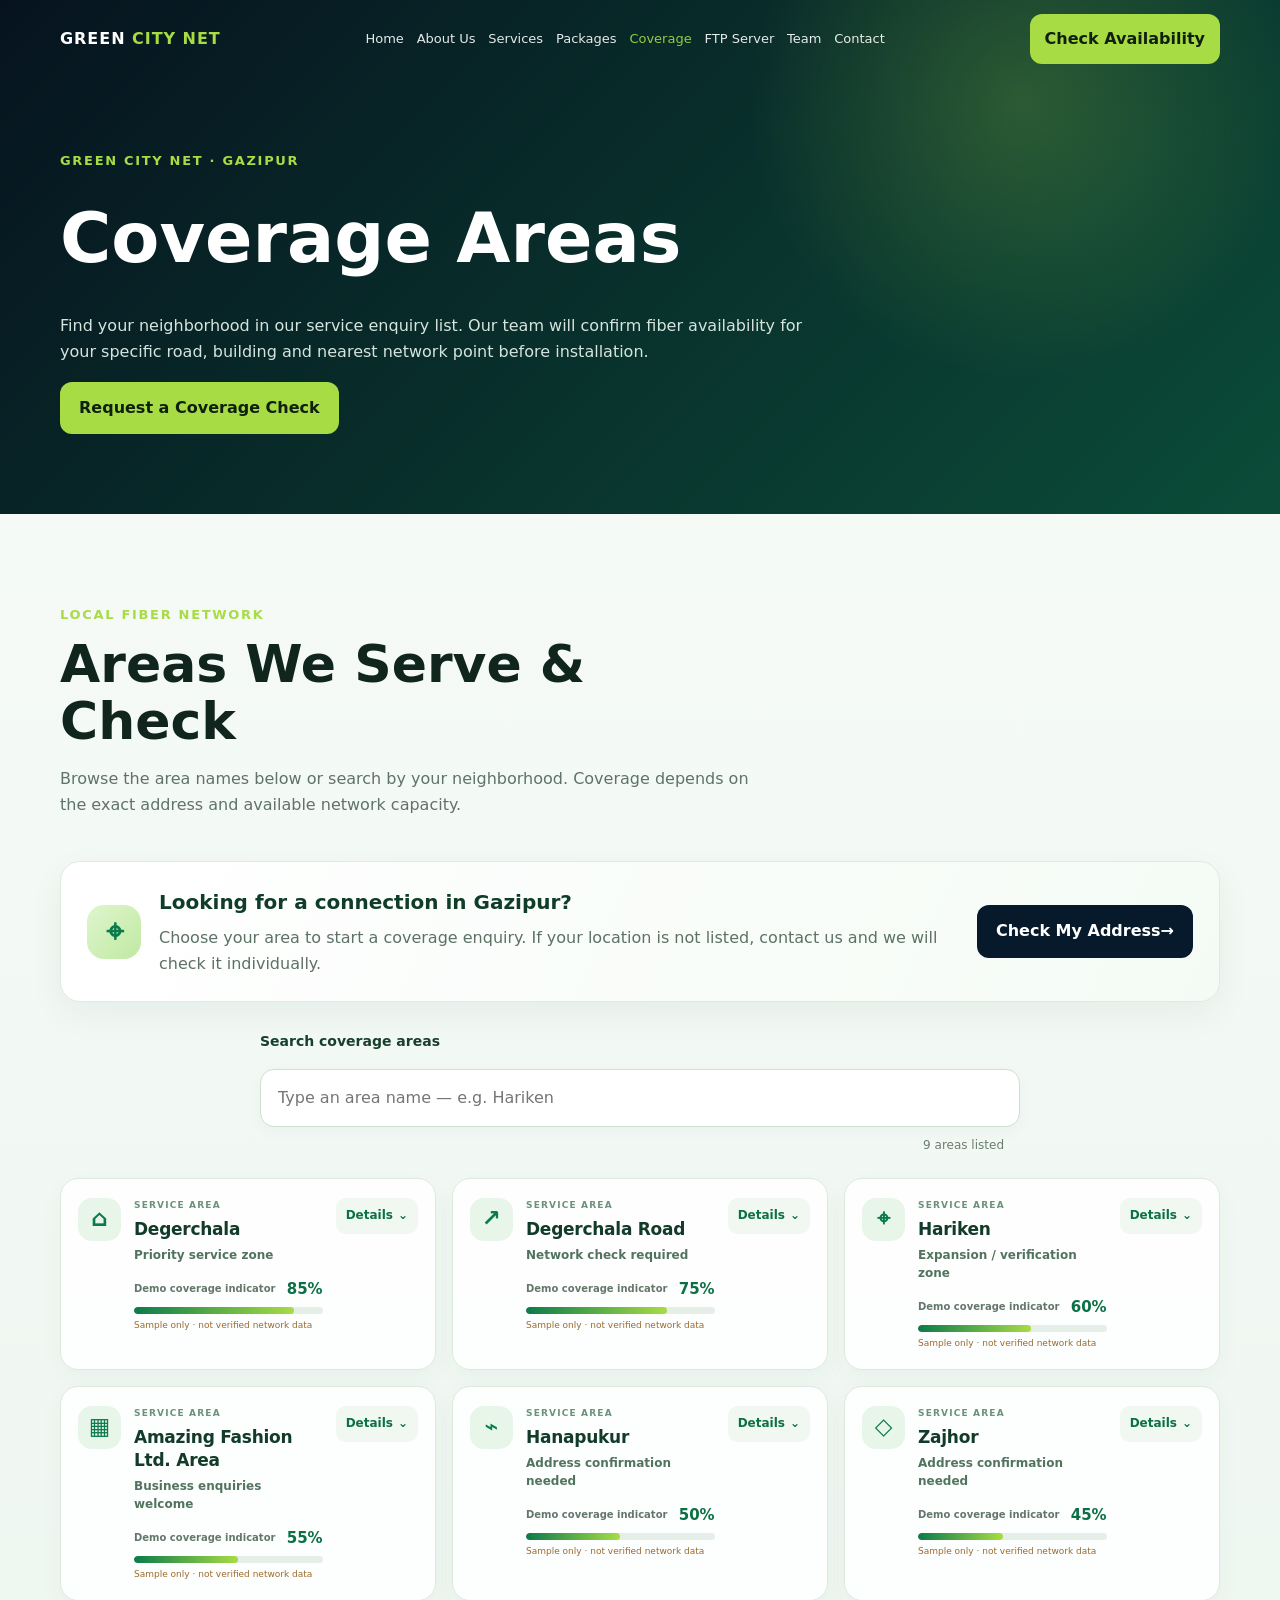
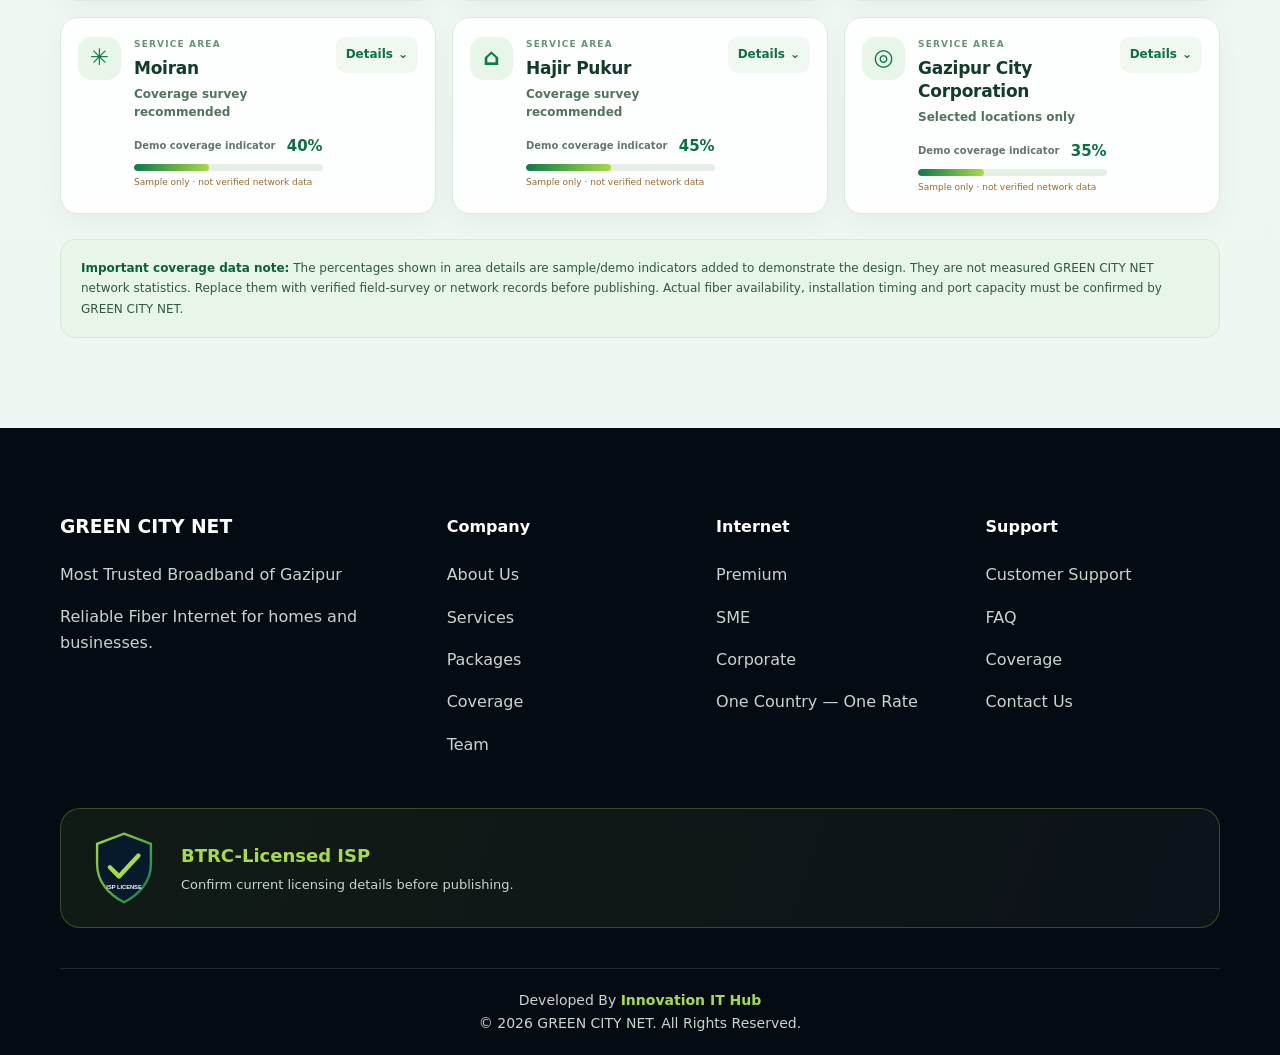
<file: coverage.html>
<!doctype html>
<html lang="en">
<head>
  <meta charset="utf-8">
  <meta name="viewport" content="width=device-width, initial-scale=1">
  <title>Coverage Areas | GREEN CITY NET</title>
  <meta name="description" content="Explore GREEN CITY NET's service enquiry areas in Degerchala and nearby Gazipur neighborhoods.">
  <meta name="theme-color" content="#071A2B">
  <link rel="stylesheet" href="css/style.css">
</head>
<body>
<header class="site-header"><div class="container nav"><a class="brand" href="index.html">GREEN <span>CITY NET</span></a><nav class="nav-links"><a href="index.html">Home</a><a href="about.html">About Us</a><a href="services.html">Services</a><a href="packages.html">Packages</a><a href="coverage.html">Coverage</a><a href="ftp-server.html">FTP Server</a><a href="team.html">Team</a><a href="contact.html">Contact</a></nav><a class="btn btn-primary" href="contact.html">Check Availability</a><button class="menu-btn" aria-label="Open menu">☰</button></div></header>
<main>
  <section class="page-hero coverage-hero"><div class="container"><div class="eyebrow">GREEN CITY NET · GAZIPUR</div><h1>Coverage Areas</h1><p>Find your neighborhood in our service enquiry list. Our team will confirm fiber availability for your specific road, building and nearest network point before installation.</p><a class="btn btn-primary" href="contact.html">Request a Coverage Check</a></div></section>
  <section class="section coverage-section"><div class="container">
    <div class="section-head"><div class="eyebrow">Local Fiber Network</div><h2>Areas We Serve & Check</h2><p>Browse the area names below or search by your neighborhood. Coverage depends on the exact address and available network capacity.</p></div>
    <div class="coverage-intro card"><div class="coverage-intro-icon">⌖</div><div><h3>Looking for a connection in Gazipur?</h3><p>Choose your area to start a coverage enquiry. If your location is not listed, contact us and we will check it individually.</p></div><a class="btn btn-dark" href="contact.html">Check My Address <span aria-hidden="true">→</span></a></div>
    <div class="coverage-toolbar"><label for="area-search">Search coverage areas</label><input id="area-search" type="search" placeholder="Type an area name — e.g. Hariken" autocomplete="off"><span id="coverage-count" class="coverage-count" aria-live="polite"></span></div>
    <div id="coverage-results" class="coverage-grid" aria-live="polite"></div>
    <div class="coverage-note"><strong>Important coverage data note:</strong> The percentages shown in area details are sample/demo indicators added to demonstrate the design. They are not measured GREEN CITY NET network statistics. Replace them with verified field-survey or network records before publishing. Actual fiber availability, installation timing and port capacity must be confirmed by GREEN CITY NET.</div>
  </div></section>
</main>
<footer class="footer"><div class="container footer-grid"><div><h3>GREEN CITY NET</h3><p>Most Trusted Broadband of Gazipur</p><p>Reliable Fiber Internet for homes and businesses.</p></div><div><h4>Company</h4><p><a href="about.html">About Us</a></p><p><a href="services.html">Services</a></p><p><a href="packages.html">Packages</a></p><p><a href="coverage.html">Coverage</a></p><p><a href="team.html">Team</a></p></div><div><h4>Internet</h4><p><a href="packages.html#premium">Premium</a></p><p><a href="packages.html#sme">SME</a></p><p><a href="packages.html#corporate">Corporate</a></p><p><a href="packages.html#one-country">One Country — One Rate</a></p></div><div><h4>Support</h4><p><a href="contact.html">Customer Support</a></p><p><a href="faq.html">FAQ</a></p><p><a href="coverage.html">Coverage</a></p><p><a href="contact.html">Contact Us</a></p></div></div><div class="container licensing-footer"><img src="assets/images/btrc-licensed-isp-badge.svg" alt="ISP licence badge graphic"><div><strong>BTRC-Licensed ISP</strong><p>Confirm current licensing details before publishing.</p></div></div><div class="container credit"><span>Developed By </span><a href="https://www.facebook.com/share/1FE5N81z12/?mibextid=wwXIfr" target="_blank" rel="noopener noreferrer">Innovation IT Hub</a><br><span>© <span id="year">2026</span> GREEN CITY NET. All Rights Reserved.</span></div></footer>
<script src="js/data.js"></script><script src="js/app.js"></script><script src="js/coverage.js"></script>
</body></html>
</file>
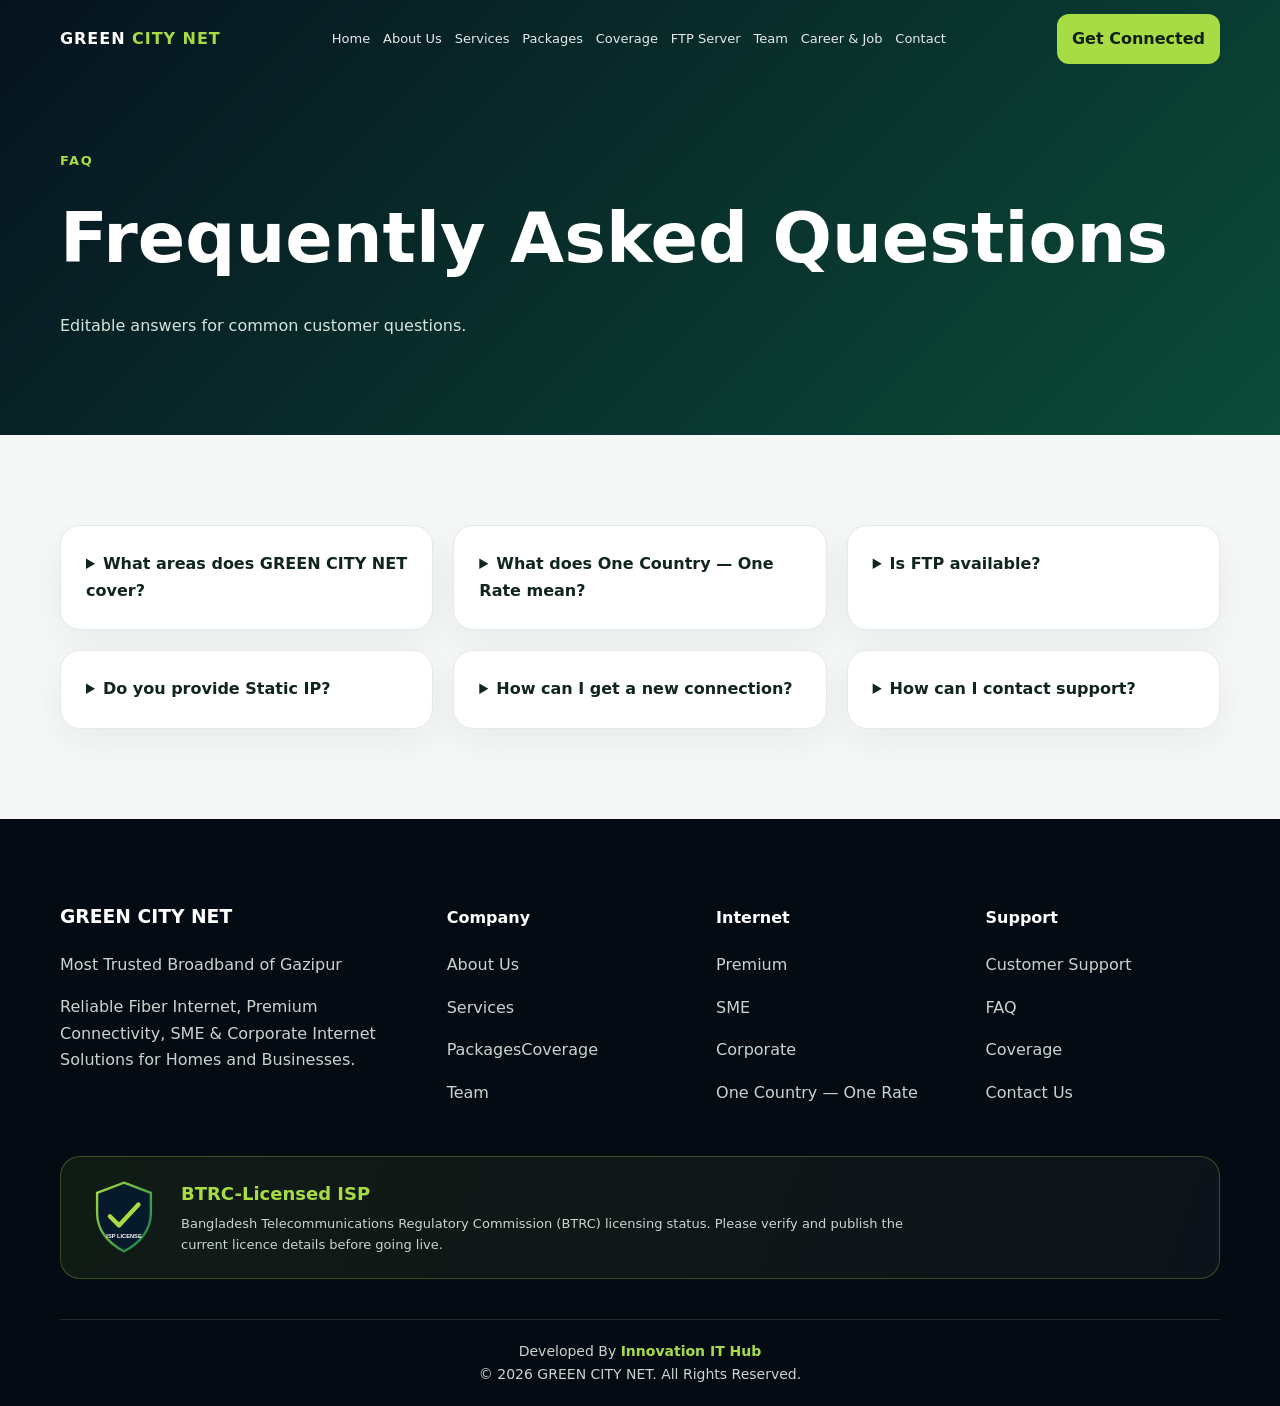
<file: faq.html>
<!doctype html><html lang="en"><head>
<meta charset="utf-8"><meta name="viewport" content="width=device-width,initial-scale=1">
<title>FAQ | GREEN CITY NET</title><meta name="description" content="FAQ — GREEN CITY NET, premium fiber internet and business connectivity in Gazipur.">
<meta name="theme-color" content="#071A2B"><link rel="stylesheet" href="css/style.css"></head><body>
<header class="site-header"><div class="container nav"><a class="brand" href="index.html">GREEN <span>CITY NET</span></a>
<nav class="nav-links"><a href="index.html" class="">Home</a><a href="about.html" class="">About Us</a><a href="services.html" class="">Services</a><a href="packages.html" class="">Packages</a><a href="coverage.html" class="coverage-nav-link">Coverage</a><a href="ftp-server.html" class="">FTP Server</a><a href="team.html" class="">Team</a><a href="careers.html" class="">Career & Job</a><a href="contact.html" class="">Contact</a></nav><a class="btn btn-primary" href="contact.html">Get Connected</a><button class="menu-btn" aria-label="Open menu">☰</button></div></header>
<main><section class="page-hero"><div class="container"><div class="eyebrow">FAQ</div><h1>Frequently Asked Questions</h1><p>Editable answers for common customer questions.</p></div></section><section class="section"><div class="container grid grid-3"><details class="card"><summary><b>What areas does GREEN CITY NET cover?</b></summary><p>Current examples include Degerchala, Gazipur City Corporation and nearby service areas. Verify availability before connection.</p></details><details class="card"><summary><b>What does One Country — One Rate mean?</b></summary><p>It is the brand's transparent pricing philosophy, not a claim of nationwide service availability.</p></details><details class="card"><summary><b>Is FTP available?</b></summary><p>Premium FTP is presented as a major service; actual access depends on the deployed server and customer eligibility.</p></details><details class="card"><summary><b>Do you provide Static IP?</b></summary><p>Static IP availability is configurable by package and actual service policy.</p></details><details class="card"><summary><b>How can I get a new connection?</b></summary><p>Contact GREEN CITY NET using the Contact page and verify coverage.</p></details><details class="card"><summary><b>How can I contact support?</b></summary><p>Use the editable phone, email, WhatsApp and support information.</p></details></div></div></section></main>
<footer class="footer"><div class="container footer-grid">
<div><h3>GREEN CITY NET</h3><p>Most Trusted Broadband of Gazipur</p><p>Reliable Fiber Internet, Premium Connectivity, SME & Corporate Internet Solutions for Homes and Businesses.</p></div>
<div><h4>Company</h4><p><a href="about.html">About Us</a></p><p><a href="services.html">Services</a></p><p><a href="packages.html">Packages</a><a href="coverage.html">Coverage</a></p><p><a href="team.html">Team</a></p></div>
<div><h4>Internet</h4><p><a href="packages.html#premium">Premium</a></p><p><a href="packages.html#sme">SME</a></p><p><a href="packages.html#corporate">Corporate</a></p><p><a href="packages.html#one-country">One Country — One Rate</a></p></div>
<div><h4>Support</h4><p><a href="contact.html">Customer Support</a></p><p><a href="faq.html">FAQ</a></p><p><a href="coverage.html">Coverage</a></p><p><a href="contact.html">Contact Us</a></p></div>
</div><div class="container licensing-footer"><img src="assets/images/btrc-licensed-isp-badge.svg" alt="ISP licence badge graphic"><div><strong>BTRC-Licensed ISP</strong><p>Bangladesh Telecommunications Regulatory Commission (BTRC) licensing status. Please verify and publish the current licence details before going live.</p></div></div><div class="container credit"><span>Developed By </span><a href="https://www.facebook.com/share/1FE5N81z12/?mibextid=wwXIfr" target="_blank" rel="noopener noreferrer">Innovation IT Hub</a><br><span>© <span id="year">2026</span> GREEN CITY NET. All Rights Reserved.</span></div></footer>
<script src="js/data.js"></script><script src="js/app.js"></script></body></html>
</file>
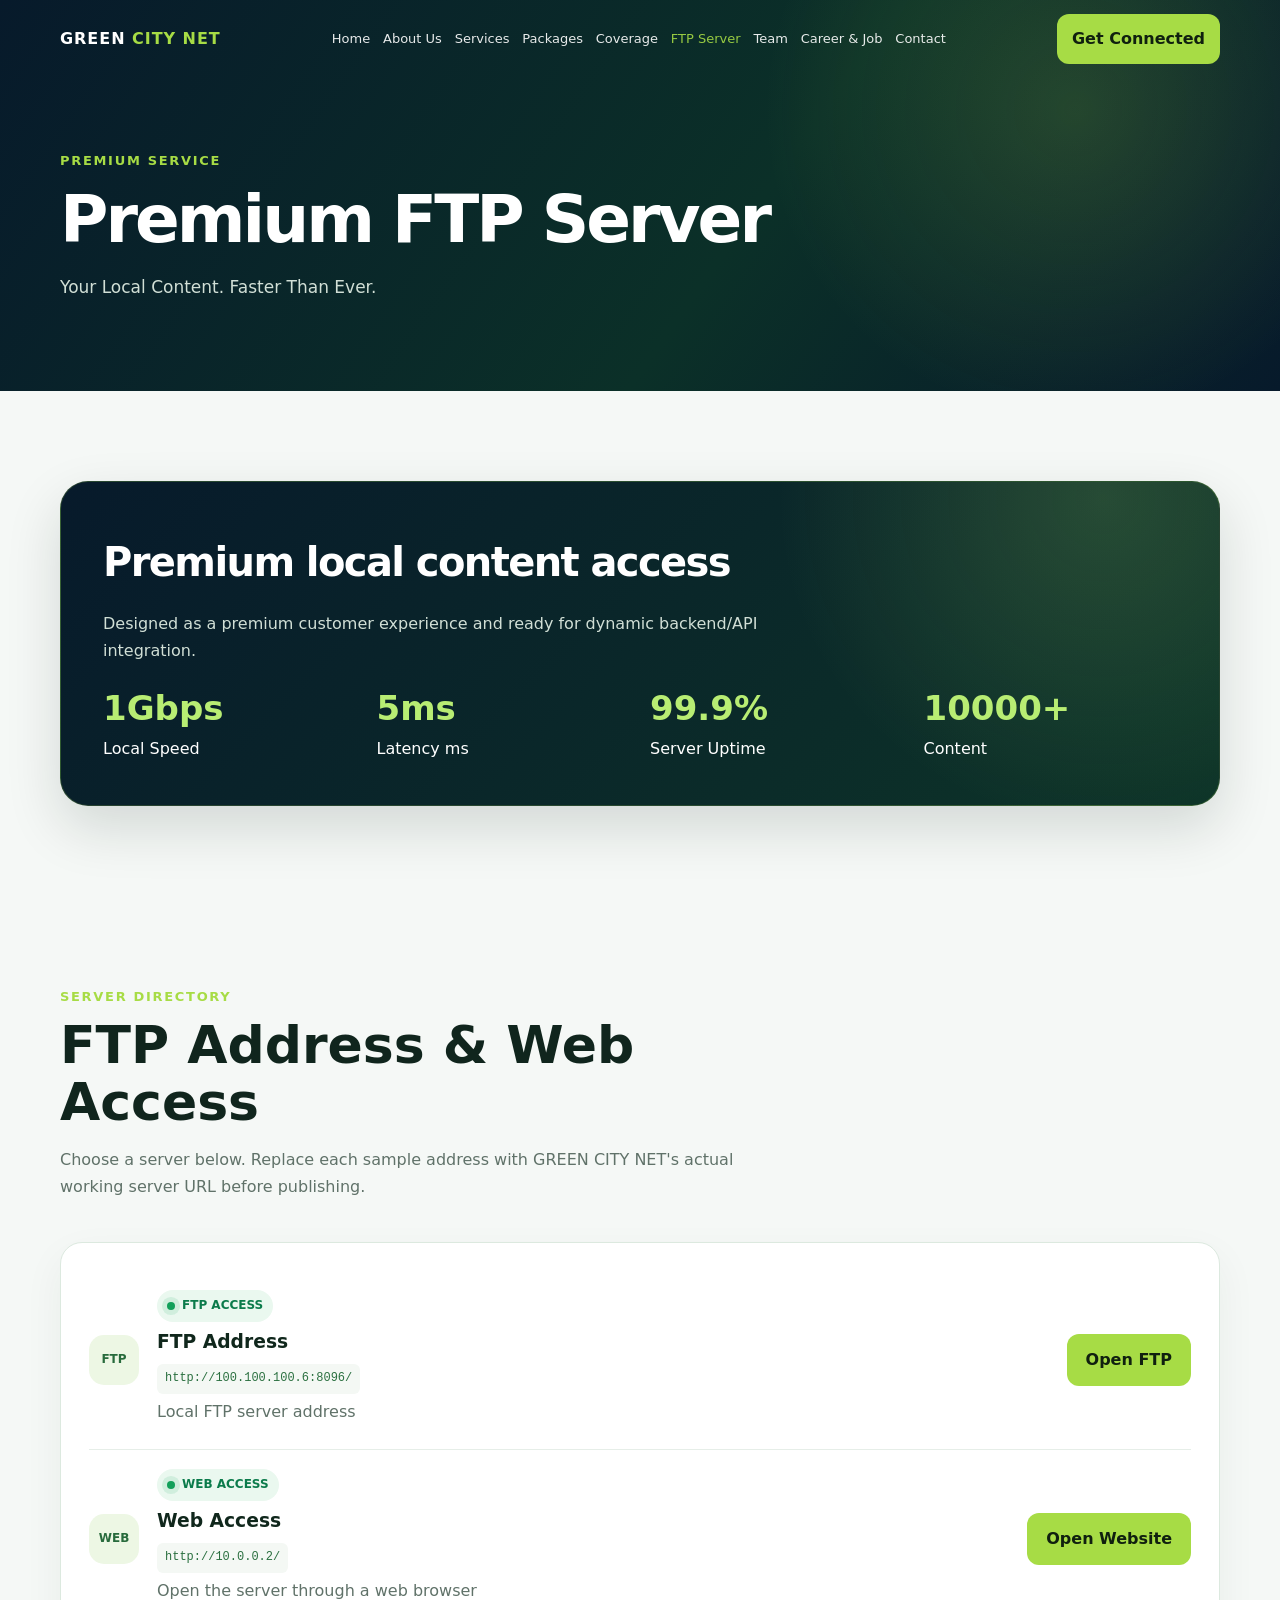
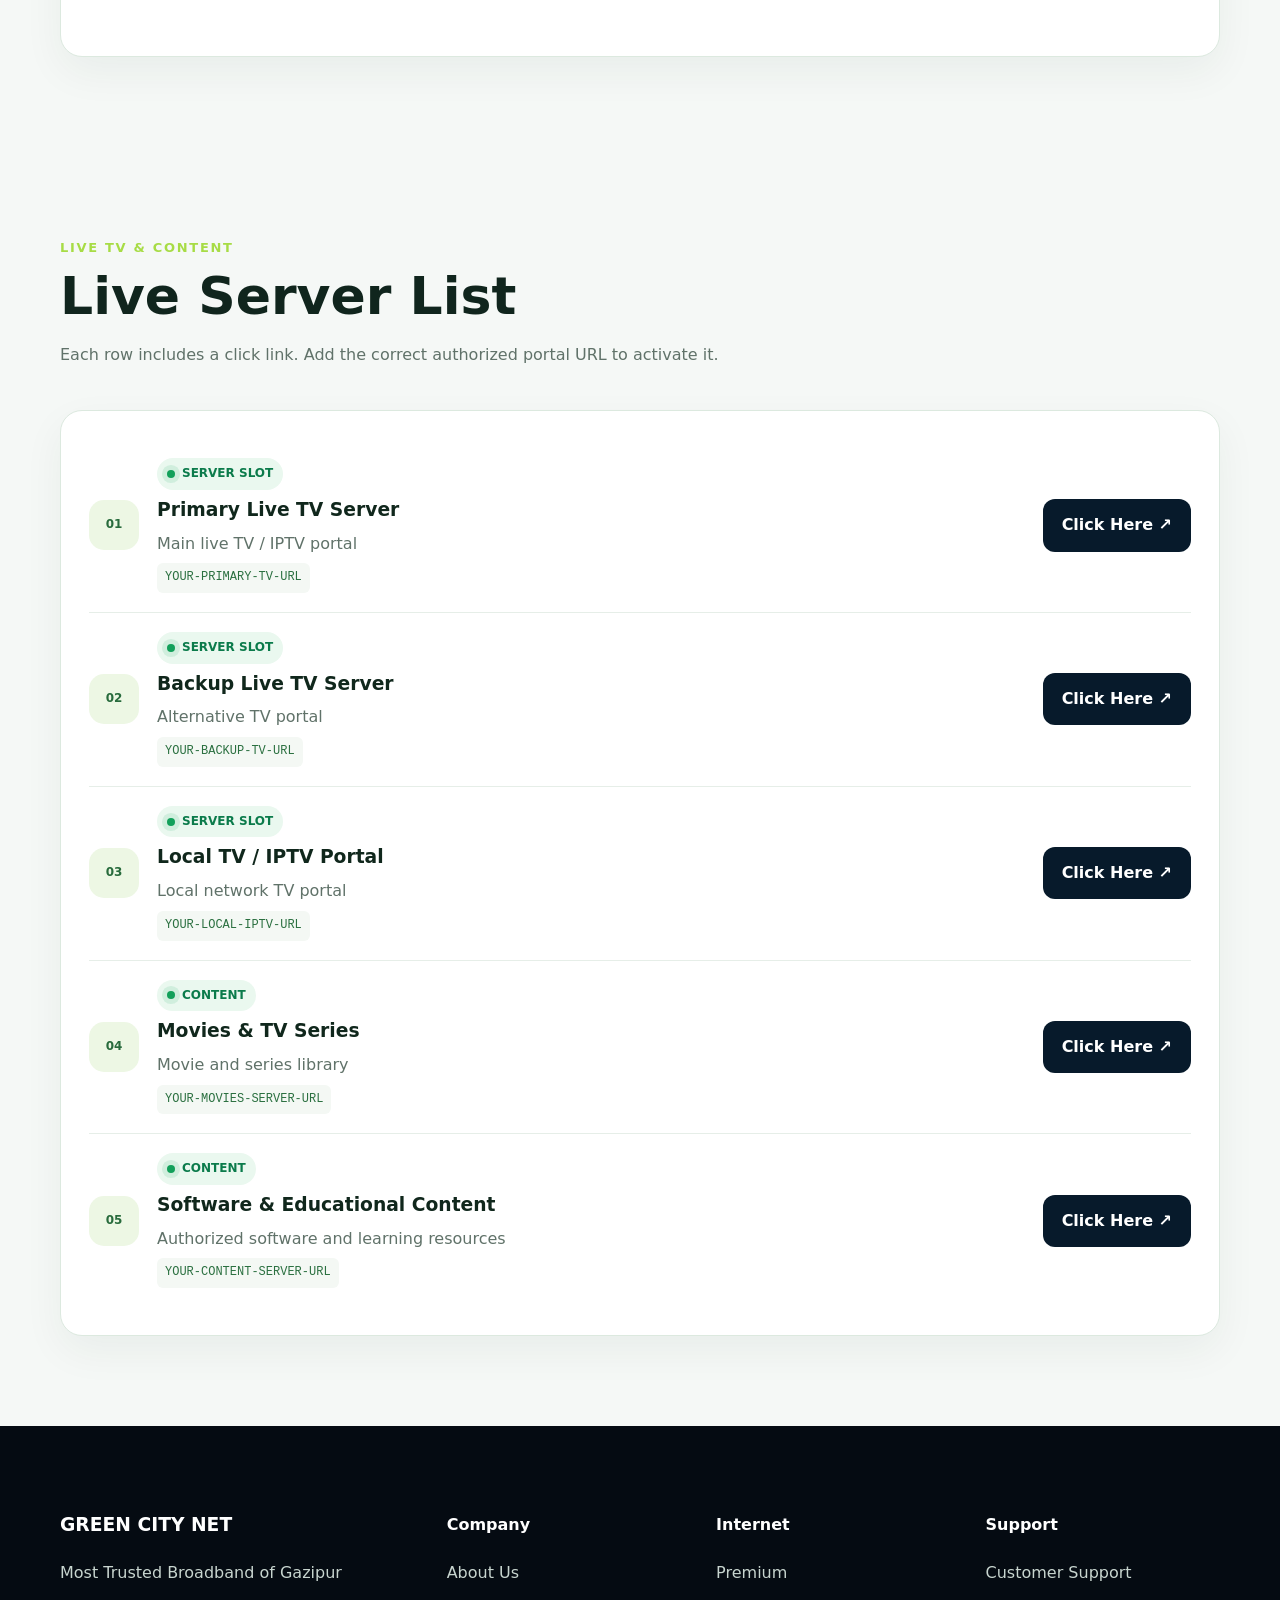
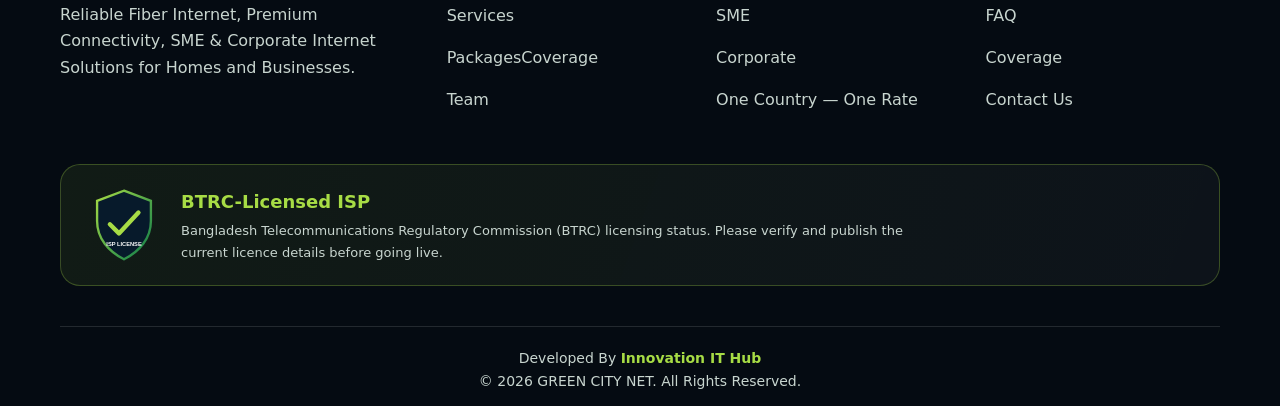
<file: ftp-server.html>
<!doctype html><html lang="en"><head>
<meta charset="utf-8"><meta name="viewport" content="width=device-width,initial-scale=1">
<title>Premium FTP Server | GREEN CITY NET</title><meta name="description" content="Premium FTP Server — GREEN CITY NET, premium fiber internet and business connectivity in Gazipur.">
<meta name="theme-color" content="#071A2B"><link rel="stylesheet" href="css/style.css"></head><body class="ftp-document">
<header class="site-header"><div class="container nav"><a class="brand" href="index.html">GREEN <span>CITY NET</span></a>
<nav class="nav-links"><a href="index.html" class="">Home</a><a href="about.html" class="">About Us</a><a href="services.html" class="">Services</a><a href="packages.html" class="">Packages</a><a href="coverage.html" class="coverage-nav-link">Coverage</a><a href="ftp-server.html" class="active">FTP Server</a><a href="team.html" class="">Team</a><a href="careers.html" class="">Career & Job</a><a href="contact.html" class="">Contact</a></nav><a class="btn btn-primary" href="contact.html">Get Connected</a><button class="menu-btn" aria-label="Open menu">☰</button></div></header>
<main><section class="page-hero"><div class="container"><div class="eyebrow">Premium Service</div><h1>Premium FTP Server</h1><p>Your Local Content. Faster Than Ever.</p></div></section><section class="section"><div class="container"><div class="banner"><h2>Premium local content access</h2><p>Designed as a premium customer experience and ready for dynamic backend/API integration.</p><div class="grid grid-4"><div><div class="kpi">1Gbps</div>Local Speed</div><div><div class="kpi">5ms</div>Latency ms</div><div><div class="kpi">99.9%</div>Server Uptime</div><div><div class="kpi">10000+</div>Content</div></div></div></div></section><section class="section"><div class="container"><div class="section-head"><div class="eyebrow">SERVER DIRECTORY</div><h2>FTP Address & Web Access</h2><p>Choose a server below. Replace each sample address with GREEN CITY NET's actual working server URL before publishing.</p></div><div class="server-directory card"><div class="server-row"><div class="server-icon">FTP</div><div class="server-info"><span class="live-status">FTP ACCESS</span><h3>FTP Address</h3><code class="server-address">http://100.100.100.6:8096/</code><p class="muted">Local FTP server address</p></div><a class="btn btn-primary configurable-link" href="#" data-url="http://100.100.100.6:8096/" data-label="FTP Address">Open FTP</a></div><div class="server-row"><div class="server-icon">WEB</div><div class="server-info"><span class="live-status">WEB ACCESS</span><h3>Web Access</h3><code class="server-address">http://10.0.0.2/</code><p class="muted">Open the server through a web browser</p></div><a class="btn btn-primary configurable-link" href="#" data-url="http://10.0.0.2/" data-label="Web Access">Open Website</a></div></div></div></section>
<section class="section"><div class="container"><div class="section-head"><div class="eyebrow">LIVE TV & CONTENT</div><h2>Live Server List</h2><p>Each row includes a click link. Add the correct authorized portal URL to activate it.</p></div><div class="card live-server-list"><div class="server-row"><div class="server-icon">01</div><div class="server-info"><span class="live-status">SERVER SLOT</span><h3>Primary Live TV Server</h3><p class="muted">Main live TV / IPTV portal</p><code class="server-address">YOUR-PRIMARY-TV-URL</code></div><a class="btn btn-dark configurable-link" href="#" data-url="http://10.6.6.2/" data-label="Primary Live TV Server">Click Here ↗</a></div><div class="server-row"><div class="server-icon">02</div><div class="server-info"><span class="live-status">SERVER SLOT</span><h3>Backup Live TV Server</h3><p class="muted">Alternative TV portal</p><code class="server-address">YOUR-BACKUP-TV-URL</code></div><a class="btn btn-dark configurable-link" href="#" data-url="http://100.100.100.2/" data-label="Backup Live TV Server">Click Here ↗</a></div><div class="server-row"><div class="server-icon">03</div><div class="server-info"><span class="live-status">SERVER SLOT</span><h3>Local TV / IPTV Portal</h3><p class="muted">Local network TV portal</p><code class="server-address">YOUR-LOCAL-IPTV-URL</code></div><a class="btn btn-dark configurable-link" href="#" data-url="http://100.100.100.6:8080/" data-label="Local TV / IPTV Portal">Click Here ↗</a></div><div class="server-row"><div class="server-icon">04</div><div class="server-info"><span class="live-status">CONTENT</span><h3>Movies & TV Series</h3><p class="muted">Movie and series library</p><code class="server-address">YOUR-MOVIES-SERVER-URL</code></div><a class="btn btn-dark configurable-link" href="#" data-url="http://10.77.77.10/index.php" data-label="Movies and TV Series Server">Click Here ↗</a></div><div class="server-row"><div class="server-icon">05</div><div class="server-info"><span class="live-status">CONTENT</span><h3>Software & Educational Content</h3><p class="muted">Authorized software and learning resources</p><code class="server-address">YOUR-CONTENT-SERVER-URL</code></div><a class="btn btn-dark configurable-link" href="#" data-url="http://10.16.100.244/dashboard.php?session=fd28e1fc09e69e60779e47288d8fa0067452210d0cfdeaff10576eda2fb6716f" data-label="Software and Educational Content Server">Click Here ↗</a></div></div></div></section></main>
<footer class="footer"><div class="container footer-grid">
<div><h3>GREEN CITY NET</h3><p>Most Trusted Broadband of Gazipur</p><p>Reliable Fiber Internet, Premium Connectivity, SME & Corporate Internet Solutions for Homes and Businesses.</p></div>
<div><h4>Company</h4><p><a href="about.html">About Us</a></p><p><a href="services.html">Services</a></p><p><a href="packages.html">Packages</a><a href="coverage.html">Coverage</a></p><p><a href="team.html">Team</a></p></div>
<div><h4>Internet</h4><p><a href="packages.html#premium">Premium</a></p><p><a href="packages.html#sme">SME</a></p><p><a href="packages.html#corporate">Corporate</a></p><p><a href="packages.html#one-country">One Country — One Rate</a></p></div>
<div><h4>Support</h4><p><a href="contact.html">Customer Support</a></p><p><a href="faq.html">FAQ</a></p><p><a href="coverage.html">Coverage</a></p><p><a href="contact.html">Contact Us</a></p></div>
</div><div class="container licensing-footer"><img src="assets/images/btrc-licensed-isp-badge.svg" alt="ISP licence badge graphic"><div><strong>BTRC-Licensed ISP</strong><p>Bangladesh Telecommunications Regulatory Commission (BTRC) licensing status. Please verify and publish the current licence details before going live.</p></div></div><div class="container credit"><span>Developed By </span><a href="https://www.facebook.com/share/1FE5N81z12/?mibextid=wwXIfr" target="_blank" rel="noopener noreferrer">Innovation IT Hub</a><br><span>© <span id="year">2026</span> GREEN CITY NET. All Rights Reserved.</span></div></footer>
<script src="js/data.js"></script><script src="js/app.js"></script></body></html>
</file>
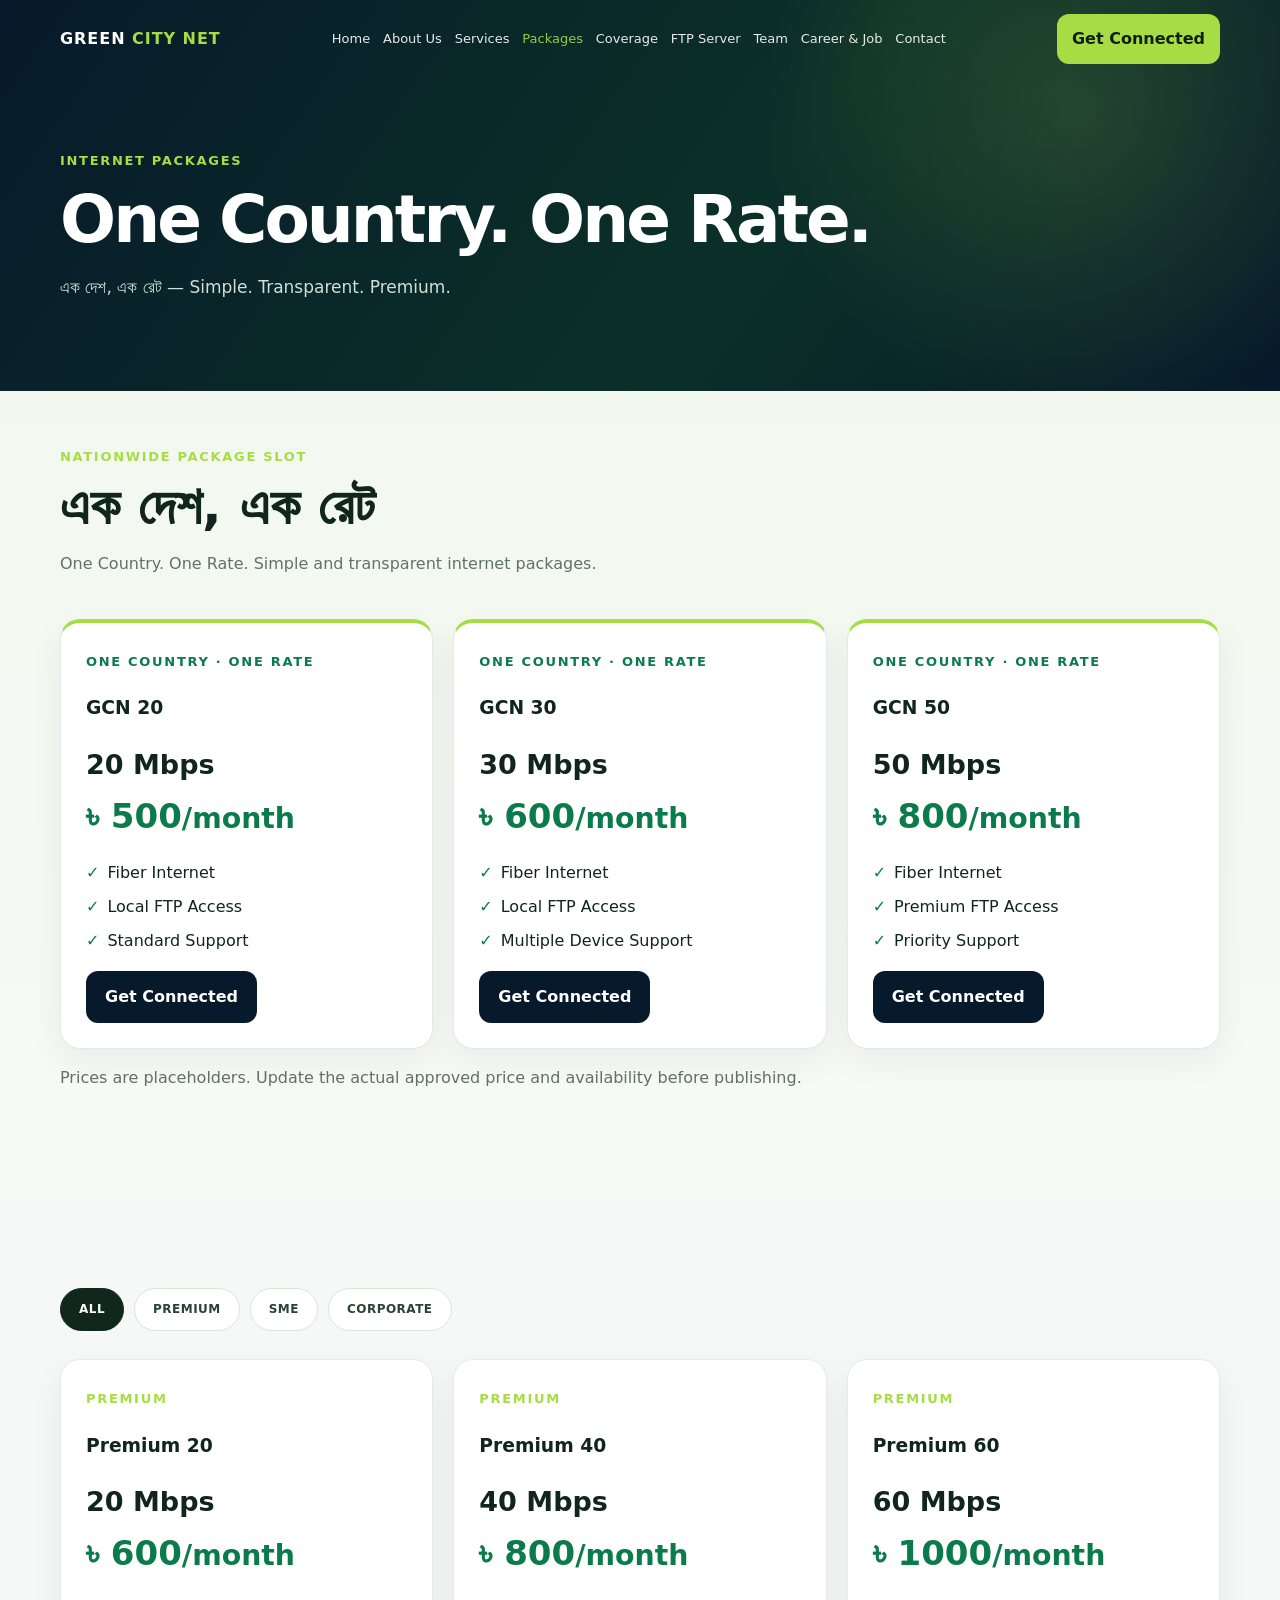
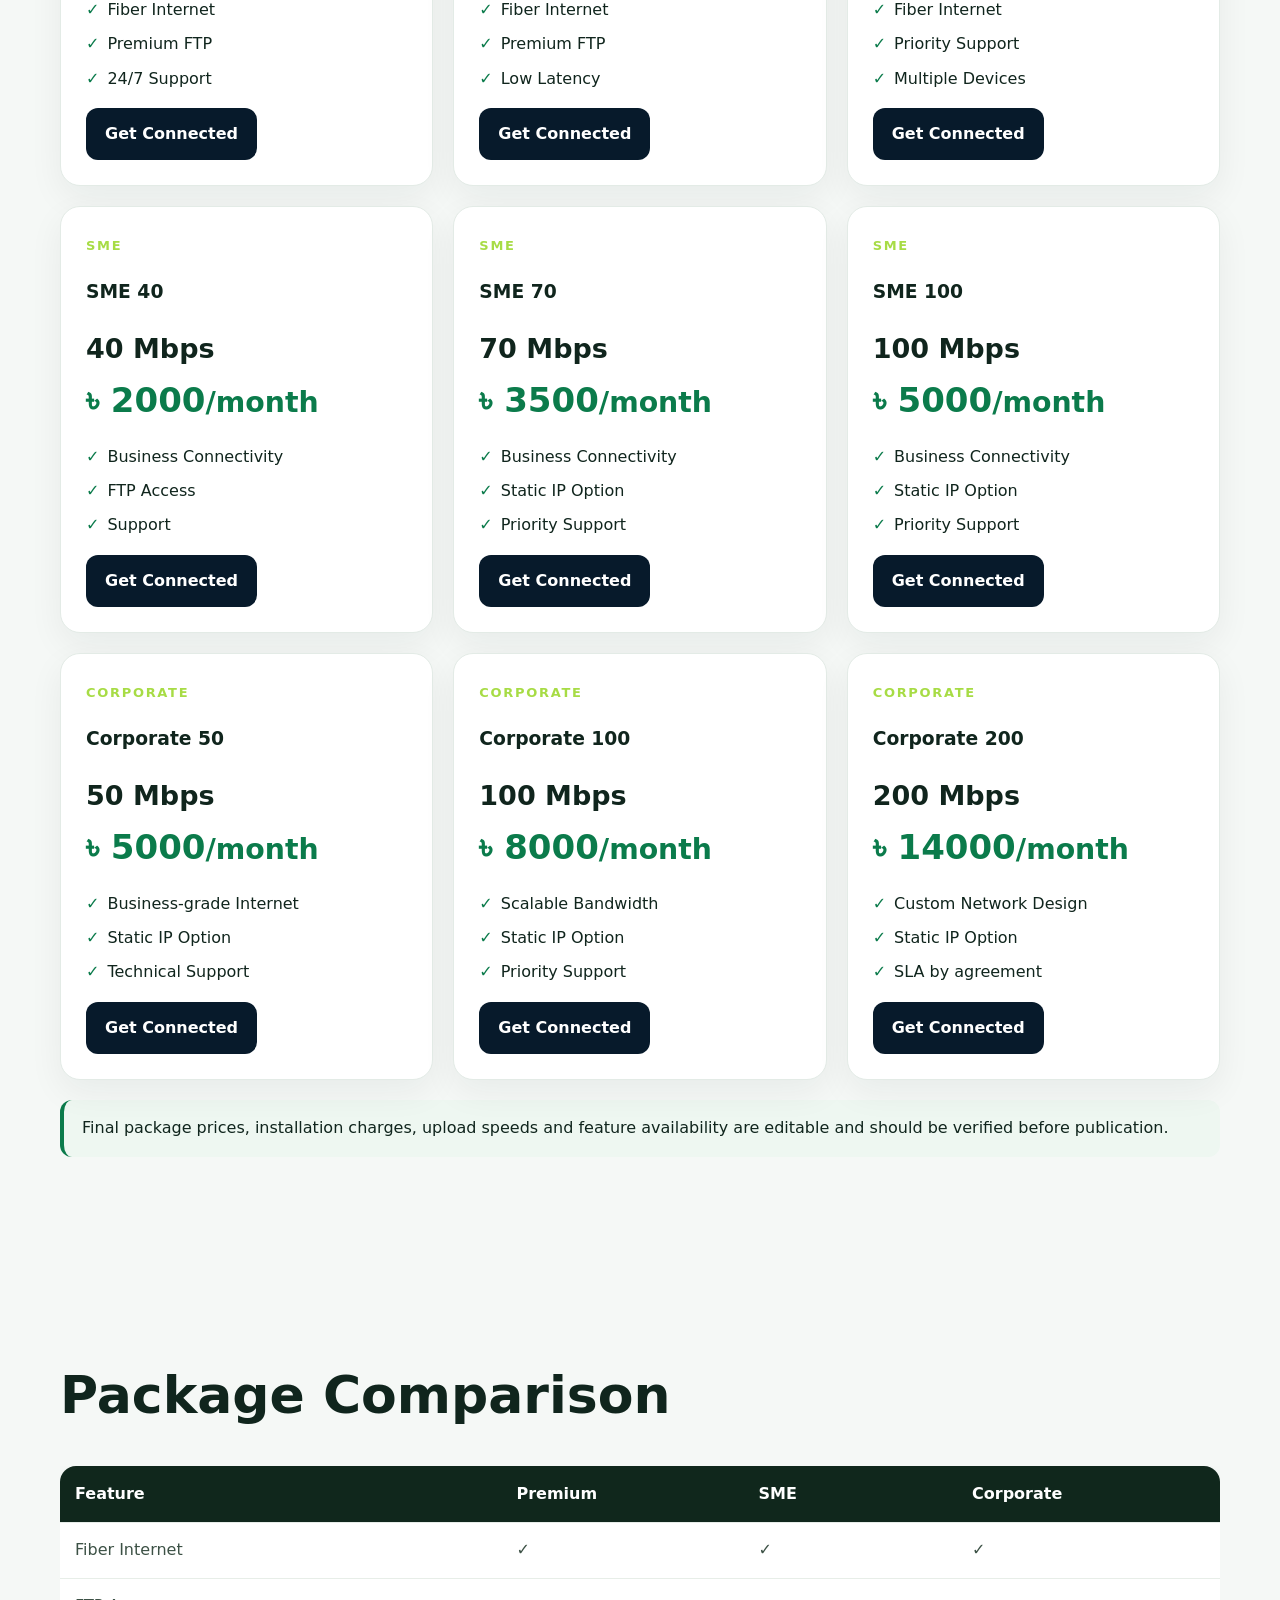
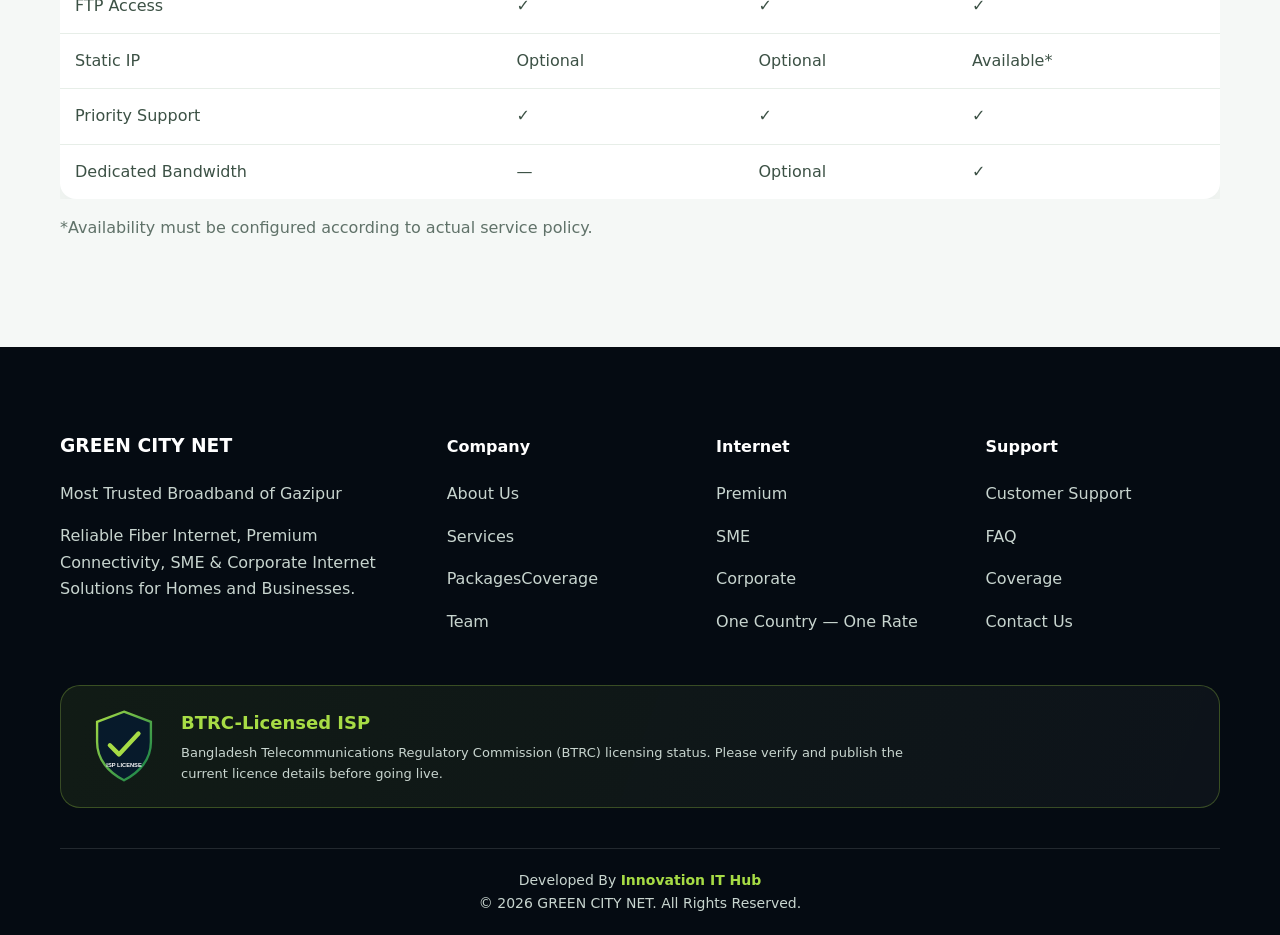
<file: packages.html>
<!doctype html><html lang="en"><head>
<meta charset="utf-8"><meta name="viewport" content="width=device-width,initial-scale=1">
<title>Internet Packages | GREEN CITY NET</title><meta name="description" content="Internet Packages — GREEN CITY NET, premium fiber internet and business connectivity in Gazipur.">
<meta name="theme-color" content="#071A2B"><link rel="stylesheet" href="css/style.css"></head><body class="packages-document">
<header class="site-header"><div class="container nav"><a class="brand" href="index.html">GREEN <span>CITY NET</span></a>
<nav class="nav-links"><a href="index.html" class="">Home</a><a href="about.html" class="">About Us</a><a href="services.html" class="">Services</a><a href="packages.html" class="active">Packages</a><a href="coverage.html" class="coverage-nav-link">Coverage</a><a href="ftp-server.html" class="">FTP Server</a><a href="team.html" class="">Team</a><a href="careers.html" class="">Career & Job</a><a href="contact.html" class="">Contact</a></nav><a class="btn btn-primary" href="contact.html">Get Connected</a><button class="menu-btn" aria-label="Open menu">☰</button></div></header>
<main><section class="page-hero"><div class="container"><div class="eyebrow">Internet Packages</div><h1>One Country. One Rate.</h1><p>এক দেশ, এক রেট — Simple. Transparent. Premium.</p></div></section><section id="one-country" class="section one-rate-section"><div class="container"><div class="section-head"><div class="eyebrow">Nationwide package slot</div><h2>এক দেশ, এক রেট</h2><p>One Country. One Rate. Simple and transparent internet packages.</p></div><div id="one-country-packages" class="grid grid-3"></div><p class="muted">Prices are placeholders. Update the actual approved price and availability before publishing.</p></div></section><section class="section"><div class="container"><div class="filters"><button class="filter active" data-cat="All">ALL</button><button id="premium" class="filter" data-cat="Premium">PREMIUM</button><button id="sme" class="filter" data-cat="SME">SME</button><button id="corporate" class="filter" data-cat="Corporate">CORPORATE</button></div><div id="packages" class="grid grid-3"></div><div class="notice">Final package prices, installation charges, upload speeds and feature availability are editable and should be verified before publication.</div></div></section><section class="section"><div class="container"><div class="section-head"><h2>Package Comparison</h2></div><div class="table-wrap"><table class="compare"><tr><th>Feature</th><th>Premium</th><th>SME</th><th>Corporate</th></tr><tr><td>Fiber Internet</td><td>✓</td><td>✓</td><td>✓</td></tr><tr><td>FTP Access</td><td>✓</td><td>✓</td><td>✓</td></tr><tr><td>Static IP</td><td>Optional</td><td>Optional</td><td>Available*</td></tr><tr><td>Priority Support</td><td>✓</td><td>✓</td><td>✓</td></tr><tr><td>Dedicated Bandwidth</td><td>—</td><td>Optional</td><td>✓</td></tr></table></div><p class="muted">*Availability must be configured according to actual service policy.</p></div></section></main>
<footer class="footer"><div class="container footer-grid">
<div><h3>GREEN CITY NET</h3><p>Most Trusted Broadband of Gazipur</p><p>Reliable Fiber Internet, Premium Connectivity, SME & Corporate Internet Solutions for Homes and Businesses.</p></div>
<div><h4>Company</h4><p><a href="about.html">About Us</a></p><p><a href="services.html">Services</a></p><p><a href="packages.html">Packages</a><a href="coverage.html">Coverage</a></p><p><a href="team.html">Team</a></p></div>
<div><h4>Internet</h4><p><a href="packages.html#premium">Premium</a></p><p><a href="packages.html#sme">SME</a></p><p><a href="packages.html#corporate">Corporate</a></p><p><a href="packages.html#one-country">One Country — One Rate</a></p></div>
<div><h4>Support</h4><p><a href="contact.html">Customer Support</a></p><p><a href="faq.html">FAQ</a></p><p><a href="coverage.html">Coverage</a></p><p><a href="contact.html">Contact Us</a></p></div>
</div><div class="container licensing-footer"><img src="assets/images/btrc-licensed-isp-badge.svg" alt="ISP licence badge graphic"><div><strong>BTRC-Licensed ISP</strong><p>Bangladesh Telecommunications Regulatory Commission (BTRC) licensing status. Please verify and publish the current licence details before going live.</p></div></div><div class="container credit"><span>Developed By </span><a href="https://www.facebook.com/share/1FE5N81z12/?mibextid=wwXIfr" target="_blank" rel="noopener noreferrer">Innovation IT Hub</a><br><span>© <span id="year">2026</span> GREEN CITY NET. All Rights Reserved.</span></div></footer>
<script src="js/data.js"></script><script src="js/app.js"></script></body></html>
</file>
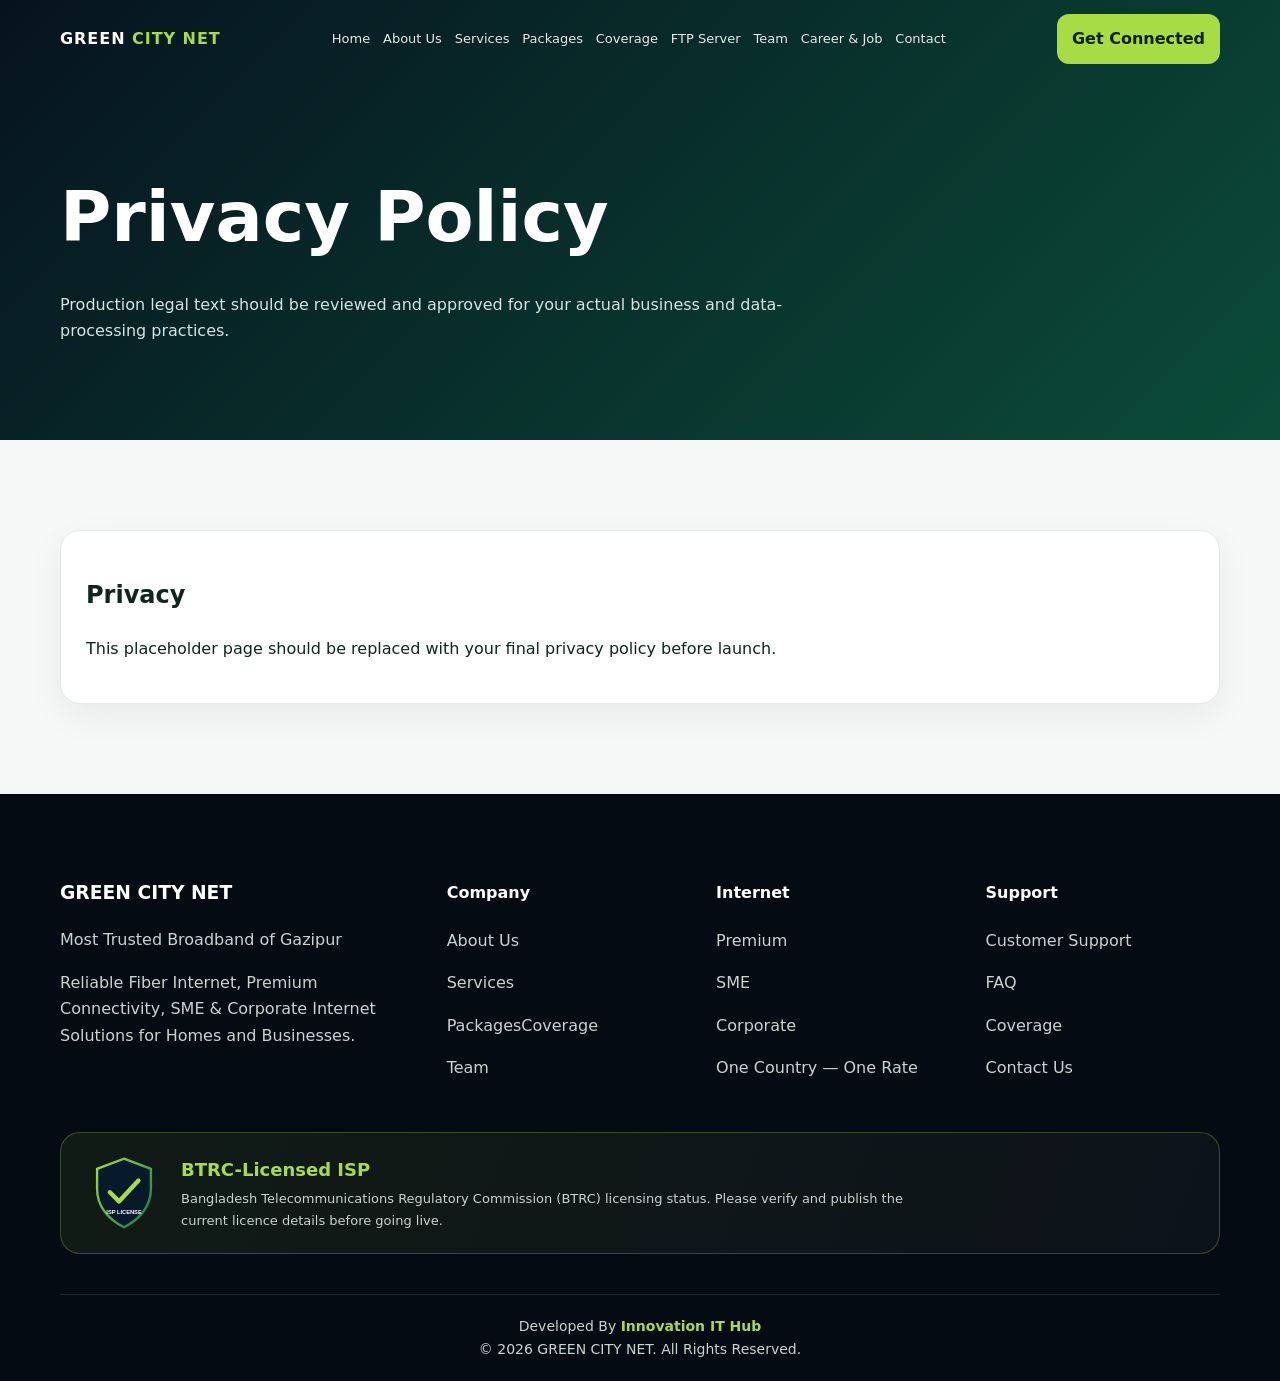
<file: privacy.html>
<!doctype html><html lang="en"><head>
<meta charset="utf-8"><meta name="viewport" content="width=device-width,initial-scale=1">
<title>Privacy Policy | GREEN CITY NET</title><meta name="description" content="Privacy Policy — GREEN CITY NET, premium fiber internet and business connectivity in Gazipur.">
<meta name="theme-color" content="#071A2B"><link rel="stylesheet" href="css/style.css"></head><body>
<header class="site-header"><div class="container nav"><a class="brand" href="index.html">GREEN <span>CITY NET</span></a>
<nav class="nav-links"><a href="index.html" class="">Home</a><a href="about.html" class="">About Us</a><a href="services.html" class="">Services</a><a href="packages.html" class="">Packages</a><a href="coverage.html" class="coverage-nav-link">Coverage</a><a href="ftp-server.html" class="">FTP Server</a><a href="team.html" class="">Team</a><a href="careers.html" class="">Career & Job</a><a href="contact.html" class="">Contact</a></nav><a class="btn btn-primary" href="contact.html">Get Connected</a><button class="menu-btn" aria-label="Open menu">☰</button></div></header>
<main><section class="page-hero"><div class="container"><h1>Privacy Policy</h1><p>Production legal text should be reviewed and approved for your actual business and data-processing practices.</p></div></section><section class="section"><div class="container"><div class="card"><h2>Privacy</h2><p>This placeholder page should be replaced with your final privacy policy before launch.</p></div></div></section></main>
<footer class="footer"><div class="container footer-grid">
<div><h3>GREEN CITY NET</h3><p>Most Trusted Broadband of Gazipur</p><p>Reliable Fiber Internet, Premium Connectivity, SME & Corporate Internet Solutions for Homes and Businesses.</p></div>
<div><h4>Company</h4><p><a href="about.html">About Us</a></p><p><a href="services.html">Services</a></p><p><a href="packages.html">Packages</a><a href="coverage.html">Coverage</a></p><p><a href="team.html">Team</a></p></div>
<div><h4>Internet</h4><p><a href="packages.html#premium">Premium</a></p><p><a href="packages.html#sme">SME</a></p><p><a href="packages.html#corporate">Corporate</a></p><p><a href="packages.html#one-country">One Country — One Rate</a></p></div>
<div><h4>Support</h4><p><a href="contact.html">Customer Support</a></p><p><a href="faq.html">FAQ</a></p><p><a href="coverage.html">Coverage</a></p><p><a href="contact.html">Contact Us</a></p></div>
</div><div class="container licensing-footer"><img src="assets/images/btrc-licensed-isp-badge.svg" alt="ISP licence badge graphic"><div><strong>BTRC-Licensed ISP</strong><p>Bangladesh Telecommunications Regulatory Commission (BTRC) licensing status. Please verify and publish the current licence details before going live.</p></div></div><div class="container credit"><span>Developed By </span><a href="https://www.facebook.com/share/1FE5N81z12/?mibextid=wwXIfr" target="_blank" rel="noopener noreferrer">Innovation IT Hub</a><br><span>© <span id="year">2026</span> GREEN CITY NET. All Rights Reserved.</span></div></footer>
<script src="js/data.js"></script><script src="js/app.js"></script></body></html>
</file>
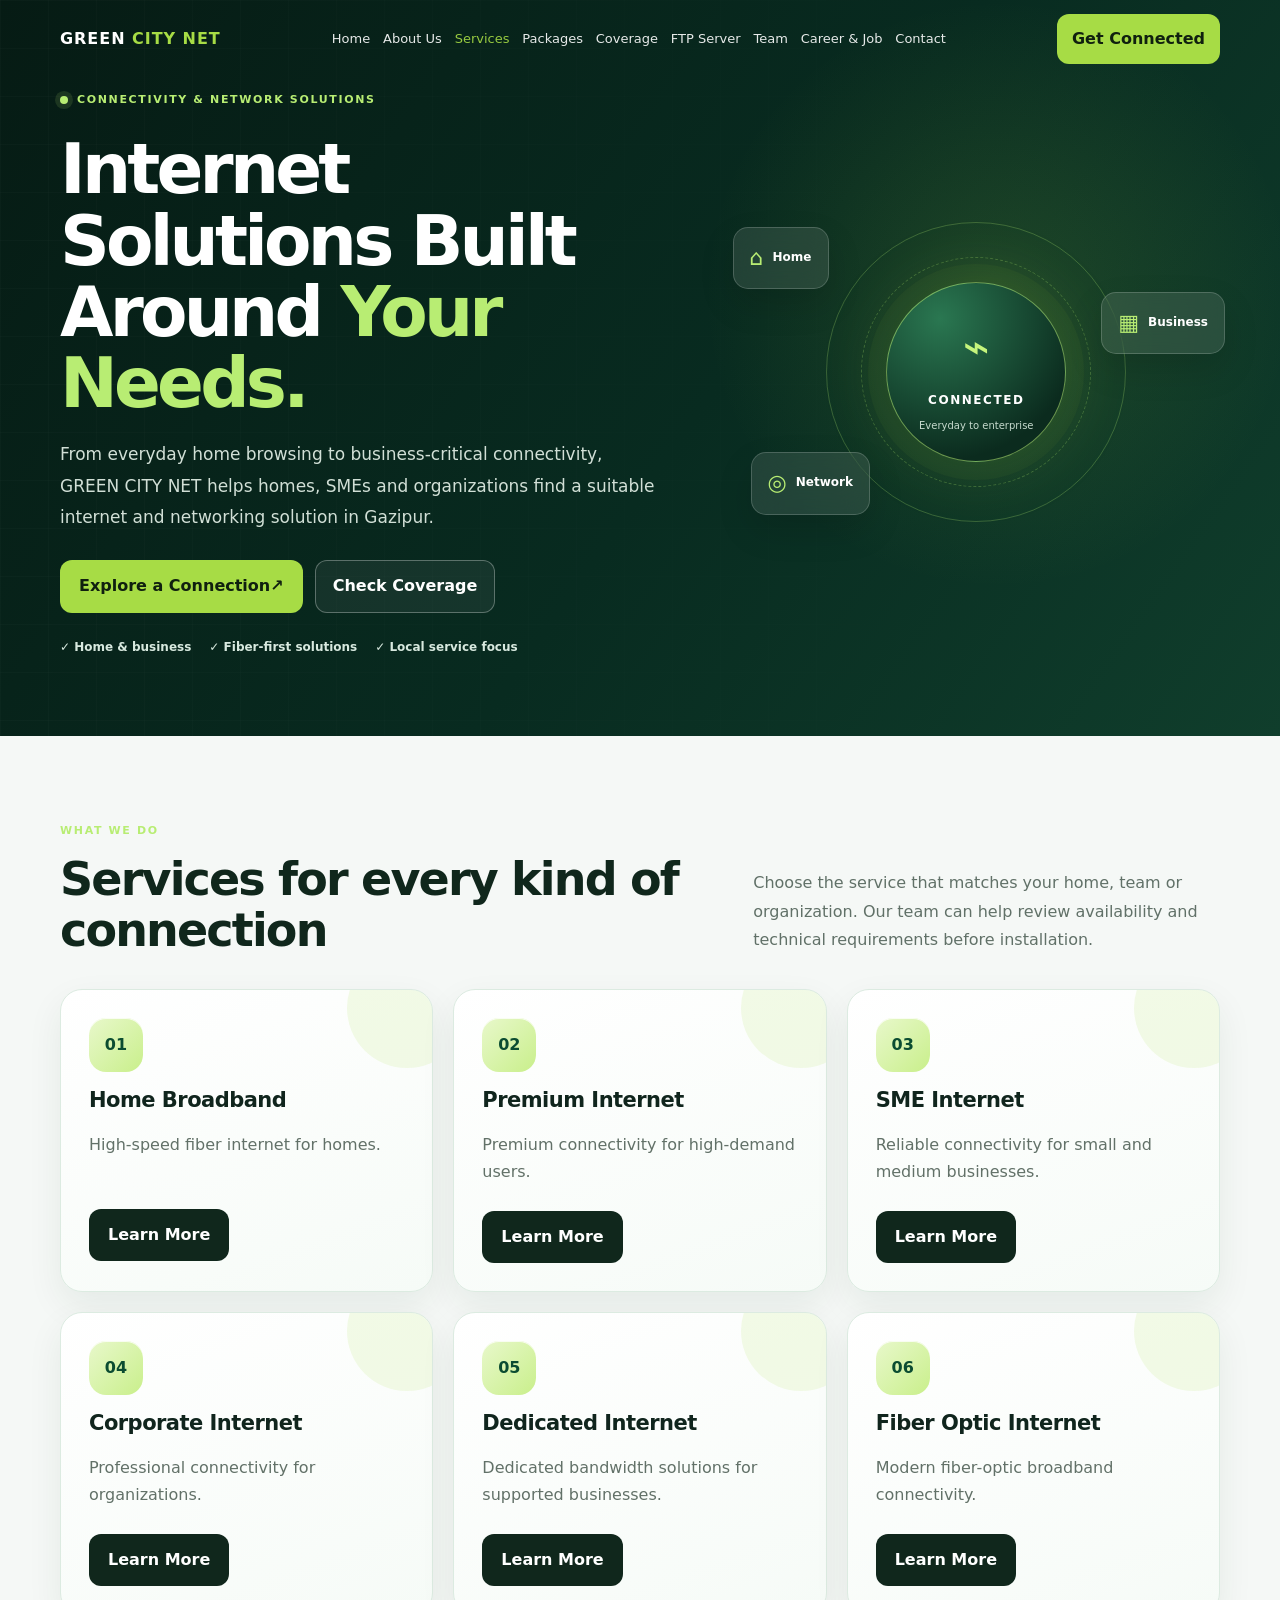
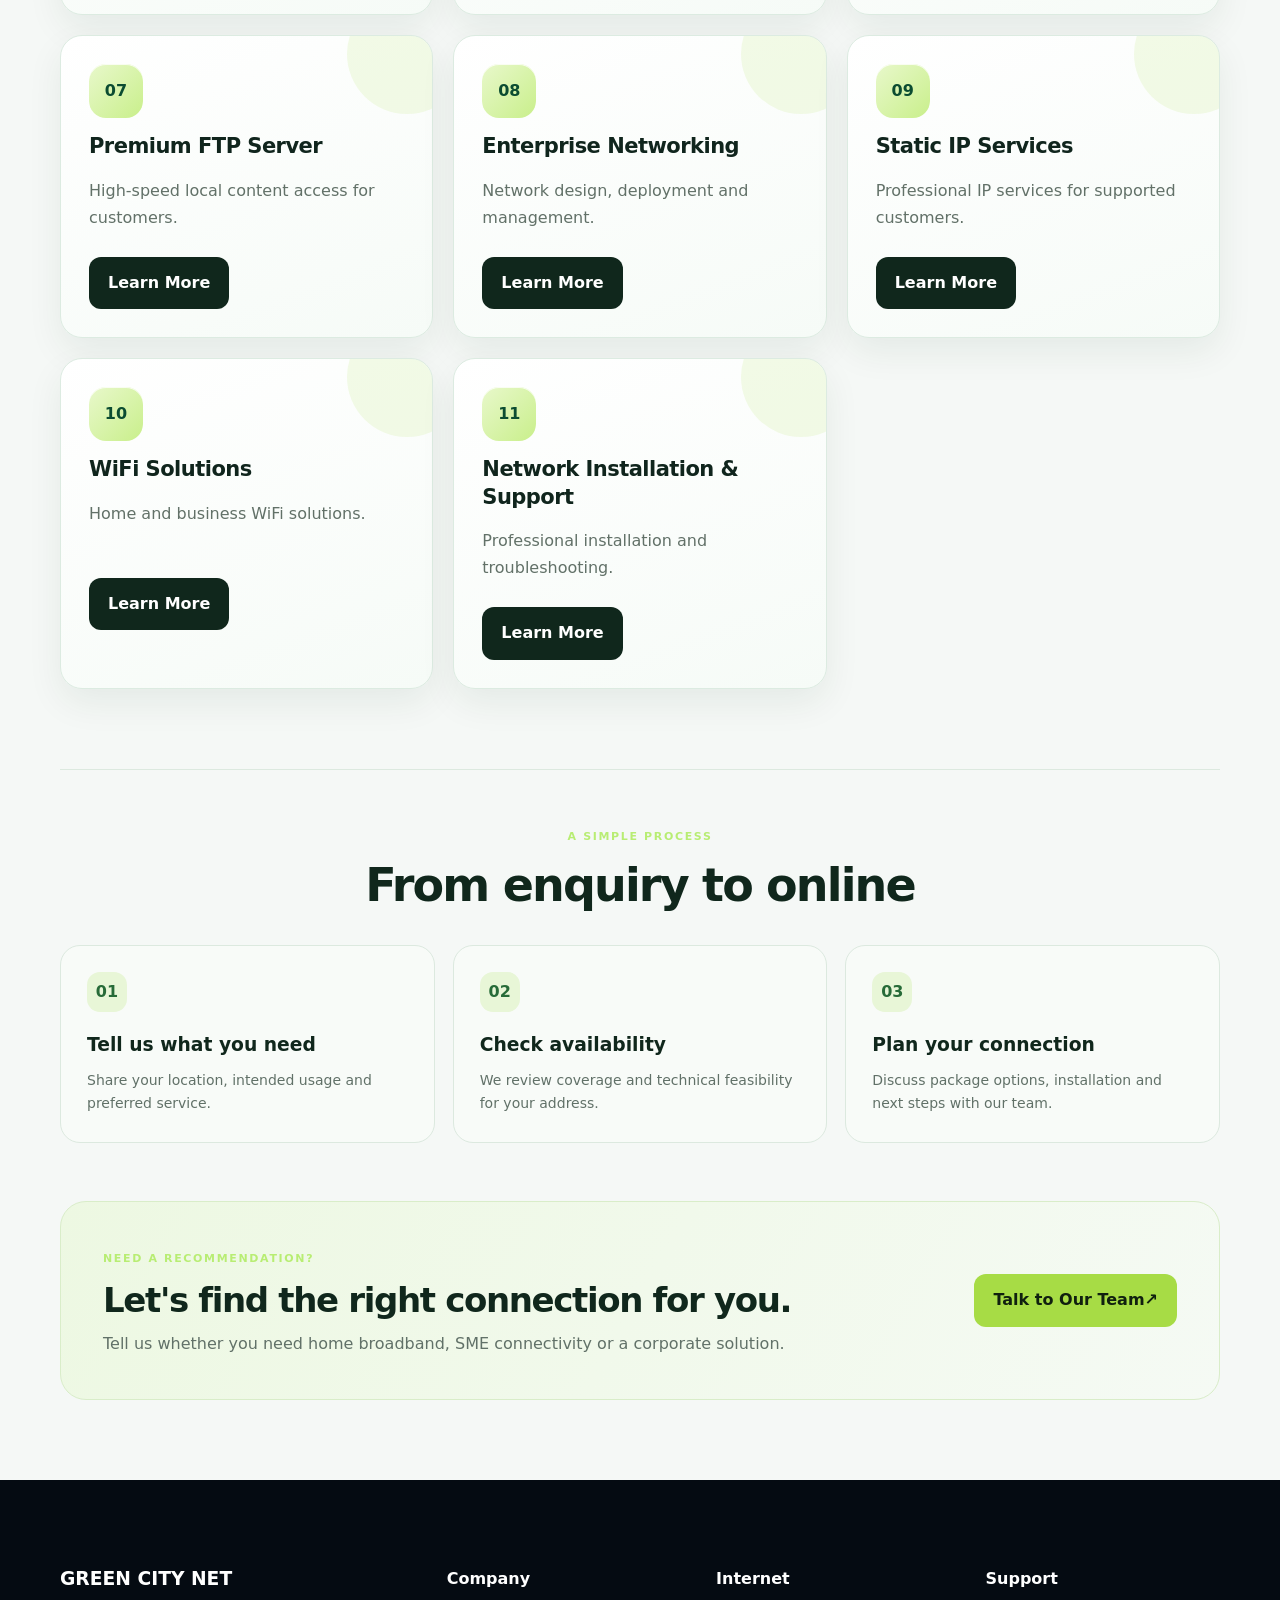
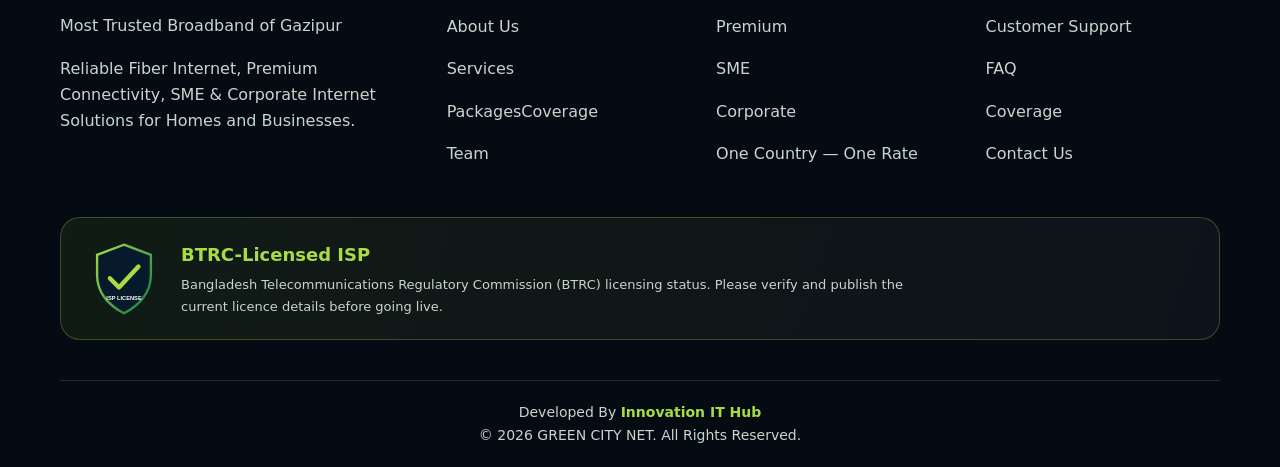
<file: services.html>
<!doctype html><html lang="en"><head>
<meta charset="utf-8"><meta name="viewport" content="width=device-width,initial-scale=1">
<title>Services | GREEN CITY NET</title><meta name="description" content="Services — GREEN CITY NET, premium fiber internet and business connectivity in Gazipur.">
<meta name="theme-color" content="#071A2B"><link rel="stylesheet" href="css/style.css"></head><body>
<header class="site-header"><div class="container nav"><a class="brand" href="index.html">GREEN <span>CITY NET</span></a>
<nav class="nav-links"><a href="index.html" class="">Home</a><a href="about.html" class="">About Us</a><a href="services.html" class="active">Services</a><a href="packages.html" class="">Packages</a><a href="coverage.html" class="coverage-nav-link">Coverage</a><a href="ftp-server.html" class="">FTP Server</a><a href="team.html" class="">Team</a><a href="careers.html" class="">Career & Job</a><a href="contact.html" class="">Contact</a></nav><a class="btn btn-primary" href="contact.html">Get Connected</a><button class="menu-btn" aria-label="Open menu">☰</button></div></header>
<main class="pro-page services-page">
<section class="pro-hero services-hero"><div class="container pro-hero-grid"><div class="pro-hero-copy"><span class="pro-kicker"><span class="status-dot"></span> CONNECTIVITY & NETWORK SOLUTIONS</span><h1>Internet Solutions Built Around <em>Your Needs.</em></h1><p>From everyday home browsing to business-critical connectivity, GREEN CITY NET helps homes, SMEs and organizations find a suitable internet and networking solution in Gazipur.</p><div class="pro-hero-actions"><a class="btn btn-primary" href="contact.html">Explore a Connection <span aria-hidden="true">↗</span></a><a class="btn btn-outline-light" href="coverage.html">Check Coverage</a></div><div class="pro-trust-points"><span>✓ Home & business</span><span>✓ Fiber-first solutions</span><span>✓ Local service focus</span></div></div><div class="services-visual"><div class="network-orbit orbit-one"></div><div class="network-orbit orbit-two"></div><div class="network-core"><span class="network-core-icon">⌁</span><strong>CONNECTED</strong><small>Everyday to enterprise</small></div><div class="floating-node node-a"><span>⌂</span><b>Home</b></div><div class="floating-node node-b"><span>▦</span><b>Business</b></div><div class="floating-node node-c"><span>◎</span><b>Network</b></div></div></div></section>
<section class="section pro-section"><div class="container"><div class="pro-section-heading"><div><span class="pro-kicker">WHAT WE DO</span><h2>Services for every kind of connection</h2></div><p>Choose the service that matches your home, team or organization. Our team can help review availability and technical requirements before installation.</p></div><div id="services" class="grid grid-3 service-grid pro-service-grid"></div><div class="pro-process"><div class="pro-process-heading"><span class="pro-kicker">A SIMPLE PROCESS</span><h2>From enquiry to online</h2></div><div class="process-steps"><article><span>01</span><h3>Tell us what you need</h3><p>Share your location, intended usage and preferred service.</p></article><article><span>02</span><h3>Check availability</h3><p>We review coverage and technical feasibility for your address.</p></article><article><span>03</span><h3>Plan your connection</h3><p>Discuss package options, installation and next steps with our team.</p></article></div></div><div class="pro-bottom-cta"><div><span class="pro-kicker">NEED A RECOMMENDATION?</span><h2>Let's find the right connection for you.</h2><p>Tell us whether you need home broadband, SME connectivity or a corporate solution.</p></div><a class="btn btn-primary" href="contact.html">Talk to Our Team <span aria-hidden="true">↗</span></a></div></div></section></main>
<footer class="footer"><div class="container footer-grid">
<div><h3>GREEN CITY NET</h3><p>Most Trusted Broadband of Gazipur</p><p>Reliable Fiber Internet, Premium Connectivity, SME & Corporate Internet Solutions for Homes and Businesses.</p></div>
<div><h4>Company</h4><p><a href="about.html">About Us</a></p><p><a href="services.html">Services</a></p><p><a href="packages.html">Packages</a><a href="coverage.html">Coverage</a></p><p><a href="team.html">Team</a></p></div>
<div><h4>Internet</h4><p><a href="packages.html#premium">Premium</a></p><p><a href="packages.html#sme">SME</a></p><p><a href="packages.html#corporate">Corporate</a></p><p><a href="packages.html#one-country">One Country — One Rate</a></p></div>
<div><h4>Support</h4><p><a href="contact.html">Customer Support</a></p><p><a href="faq.html">FAQ</a></p><p><a href="coverage.html">Coverage</a></p><p><a href="contact.html">Contact Us</a></p></div>
</div><div class="container licensing-footer"><img src="assets/images/btrc-licensed-isp-badge.svg" alt="ISP licence badge graphic"><div><strong>BTRC-Licensed ISP</strong><p>Bangladesh Telecommunications Regulatory Commission (BTRC) licensing status. Please verify and publish the current licence details before going live.</p></div></div><div class="container credit"><span>Developed By </span><a href="https://www.facebook.com/share/1FE5N81z12/?mibextid=wwXIfr" target="_blank" rel="noopener noreferrer">Innovation IT Hub</a><br><span>© <span id="year">2026</span> GREEN CITY NET. All Rights Reserved.</span></div></footer>
<script src="js/data.js"></script><script src="js/app.js"></script></body></html>
</file>
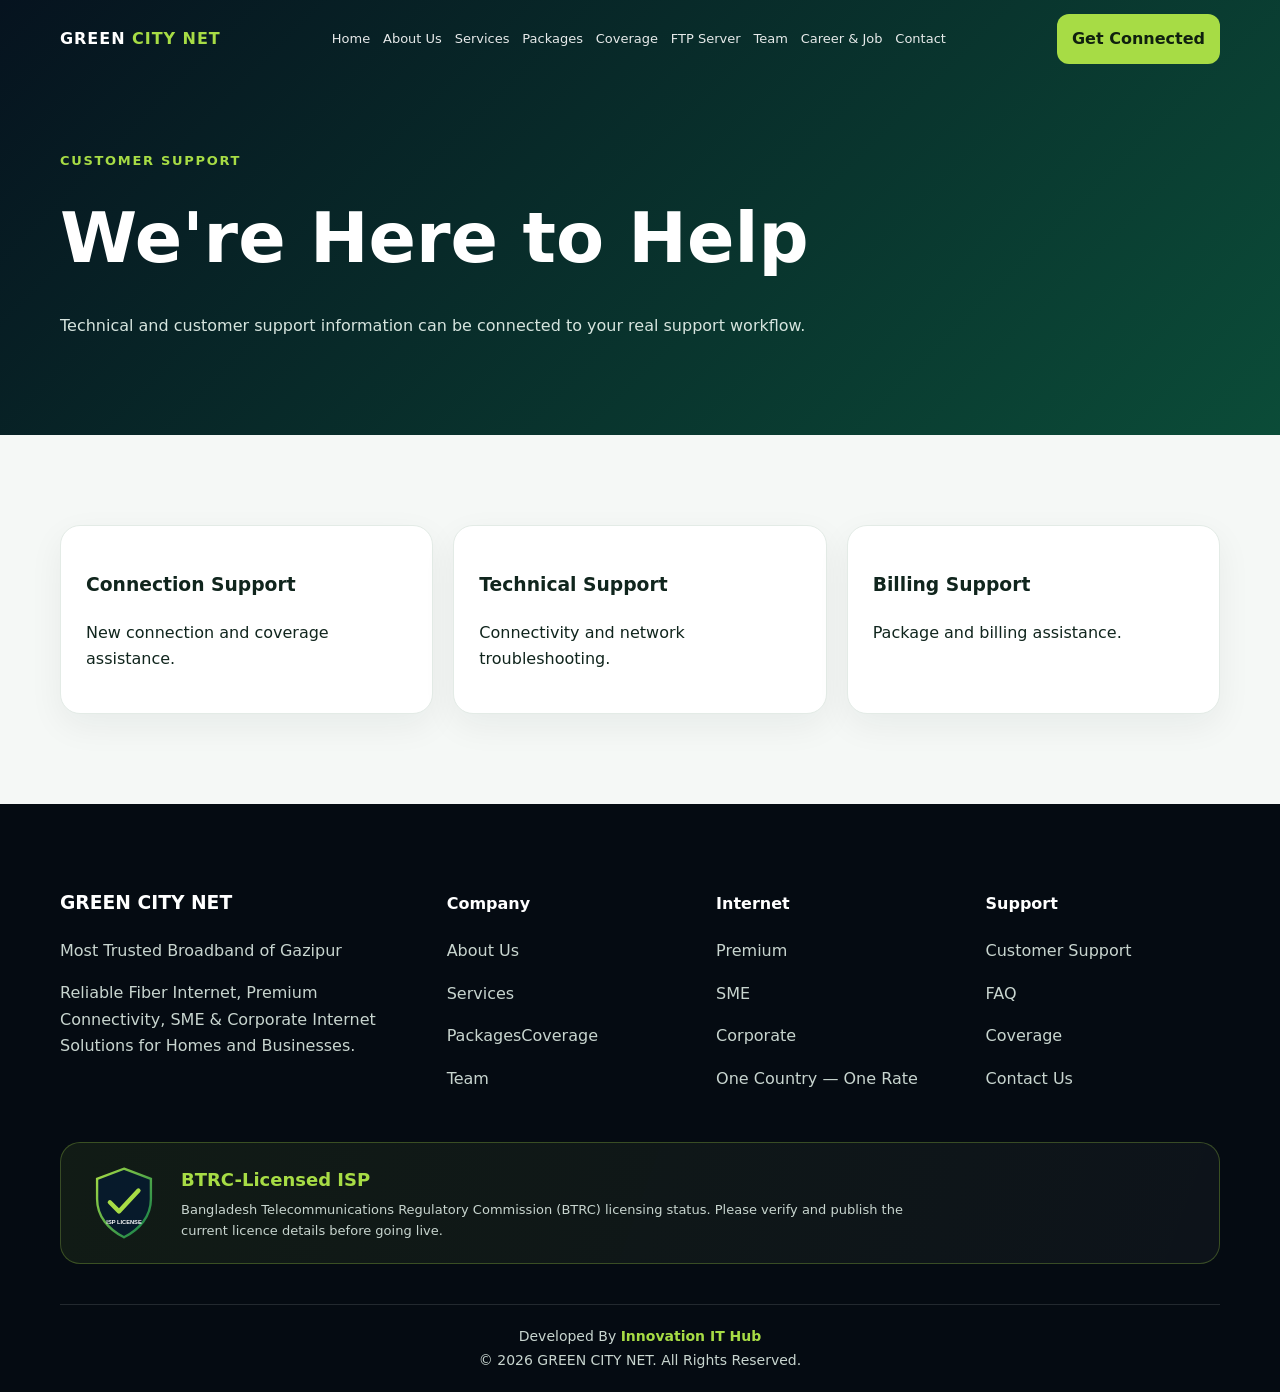
<file: support.html>
<!doctype html><html lang="en"><head>
<meta charset="utf-8"><meta name="viewport" content="width=device-width,initial-scale=1">
<title>Support | GREEN CITY NET</title><meta name="description" content="Support — GREEN CITY NET, premium fiber internet and business connectivity in Gazipur.">
<meta name="theme-color" content="#071A2B"><link rel="stylesheet" href="css/style.css"></head><body>
<header class="site-header"><div class="container nav"><a class="brand" href="index.html">GREEN <span>CITY NET</span></a>
<nav class="nav-links"><a href="index.html" class="">Home</a><a href="about.html" class="">About Us</a><a href="services.html" class="">Services</a><a href="packages.html" class="">Packages</a><a href="coverage.html" class="coverage-nav-link">Coverage</a><a href="ftp-server.html" class="">FTP Server</a><a href="team.html" class="">Team</a><a href="careers.html" class="">Career & Job</a><a href="contact.html" class="">Contact</a></nav><a class="btn btn-primary" href="contact.html">Get Connected</a><button class="menu-btn" aria-label="Open menu">☰</button></div></header>
<main><section class="page-hero"><div class="container"><div class="eyebrow">Customer Support</div><h1>We're Here to Help</h1><p>Technical and customer support information can be connected to your real support workflow.</p></div></section><section class="section"><div class="container grid grid-3"><div class="card"><h3>Connection Support</h3><p>New connection and coverage assistance.</p></div><div class="card"><h3>Technical Support</h3><p>Connectivity and network troubleshooting.</p></div><div class="card"><h3>Billing Support</h3><p>Package and billing assistance.</p></div></div></div></section></main>
<footer class="footer"><div class="container footer-grid">
<div><h3>GREEN CITY NET</h3><p>Most Trusted Broadband of Gazipur</p><p>Reliable Fiber Internet, Premium Connectivity, SME & Corporate Internet Solutions for Homes and Businesses.</p></div>
<div><h4>Company</h4><p><a href="about.html">About Us</a></p><p><a href="services.html">Services</a></p><p><a href="packages.html">Packages</a><a href="coverage.html">Coverage</a></p><p><a href="team.html">Team</a></p></div>
<div><h4>Internet</h4><p><a href="packages.html#premium">Premium</a></p><p><a href="packages.html#sme">SME</a></p><p><a href="packages.html#corporate">Corporate</a></p><p><a href="packages.html#one-country">One Country — One Rate</a></p></div>
<div><h4>Support</h4><p><a href="contact.html">Customer Support</a></p><p><a href="faq.html">FAQ</a></p><p><a href="coverage.html">Coverage</a></p><p><a href="contact.html">Contact Us</a></p></div>
</div><div class="container licensing-footer"><img src="assets/images/btrc-licensed-isp-badge.svg" alt="ISP licence badge graphic"><div><strong>BTRC-Licensed ISP</strong><p>Bangladesh Telecommunications Regulatory Commission (BTRC) licensing status. Please verify and publish the current licence details before going live.</p></div></div><div class="container credit"><span>Developed By </span><a href="https://www.facebook.com/share/1FE5N81z12/?mibextid=wwXIfr" target="_blank" rel="noopener noreferrer">Innovation IT Hub</a><br><span>© <span id="year">2026</span> GREEN CITY NET. All Rights Reserved.</span></div></footer>
<script src="js/data.js"></script><script src="js/app.js"></script></body></html>
</file>
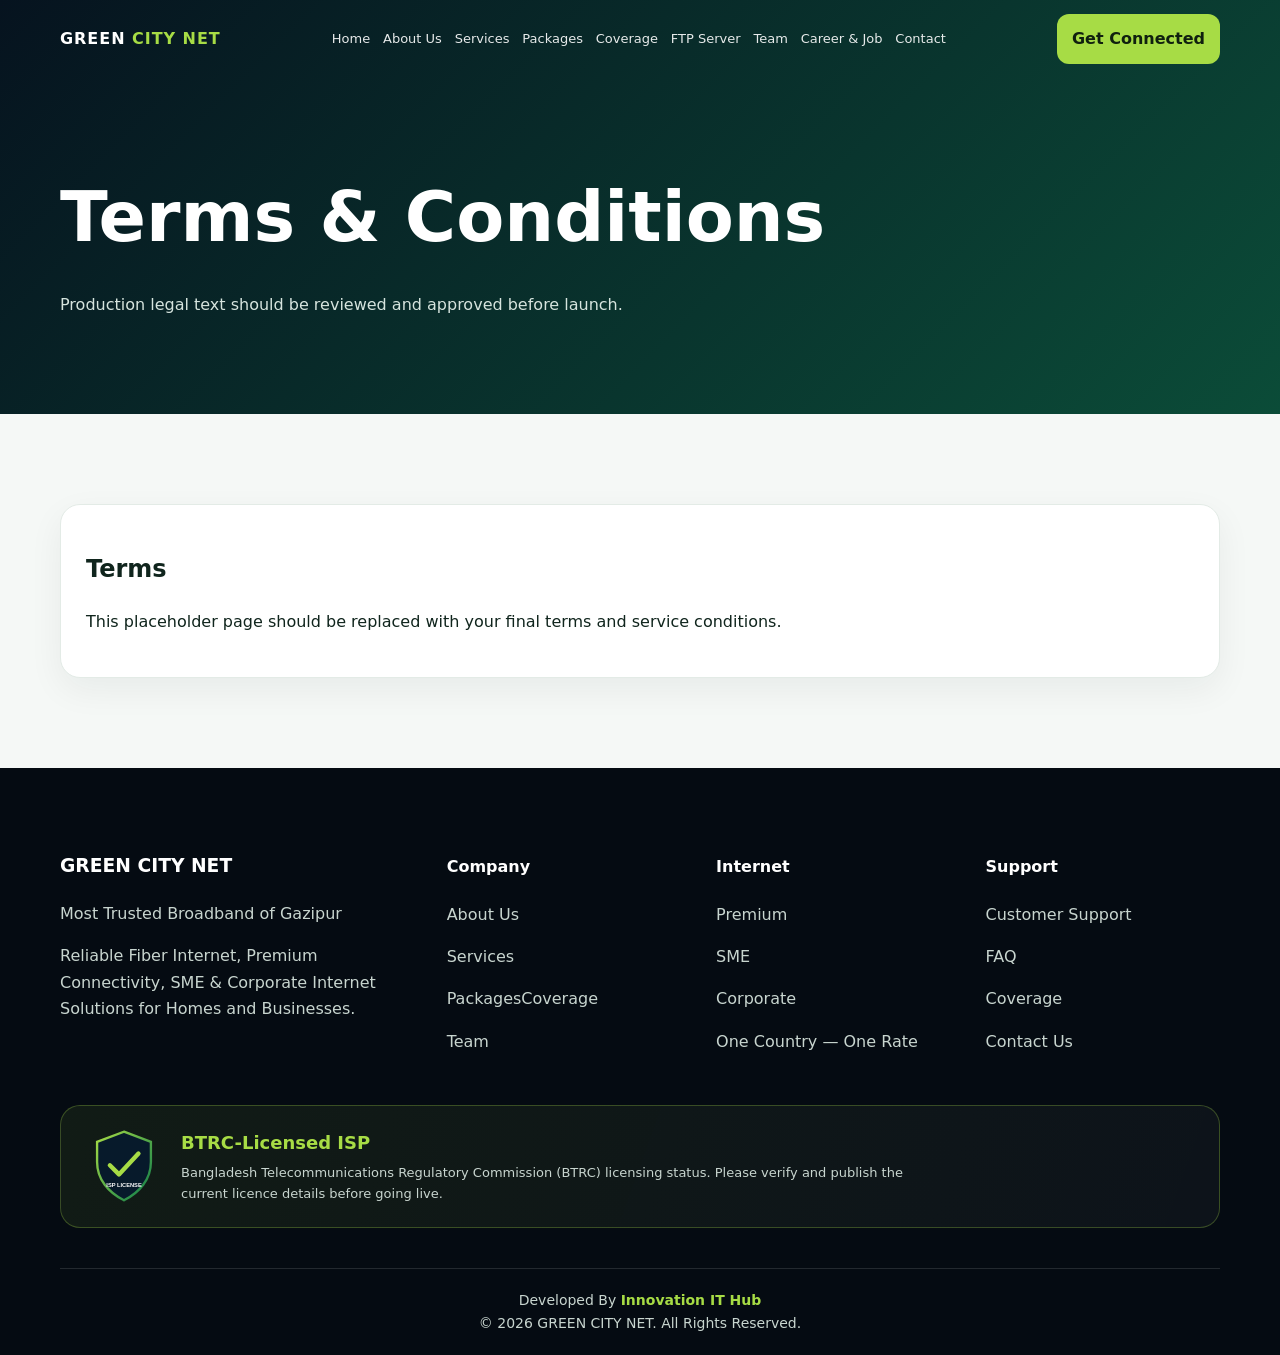
<file: terms.html>
<!doctype html><html lang="en"><head>
<meta charset="utf-8"><meta name="viewport" content="width=device-width,initial-scale=1">
<title>Terms & Conditions | GREEN CITY NET</title><meta name="description" content="Terms & Conditions — GREEN CITY NET, premium fiber internet and business connectivity in Gazipur.">
<meta name="theme-color" content="#071A2B"><link rel="stylesheet" href="css/style.css"></head><body>
<header class="site-header"><div class="container nav"><a class="brand" href="index.html">GREEN <span>CITY NET</span></a>
<nav class="nav-links"><a href="index.html" class="">Home</a><a href="about.html" class="">About Us</a><a href="services.html" class="">Services</a><a href="packages.html" class="">Packages</a><a href="coverage.html" class="coverage-nav-link">Coverage</a><a href="ftp-server.html" class="">FTP Server</a><a href="team.html" class="">Team</a><a href="careers.html" class="">Career & Job</a><a href="contact.html" class="">Contact</a></nav><a class="btn btn-primary" href="contact.html">Get Connected</a><button class="menu-btn" aria-label="Open menu">☰</button></div></header>
<main><section class="page-hero"><div class="container"><h1>Terms & Conditions</h1><p>Production legal text should be reviewed and approved before launch.</p></div></section><section class="section"><div class="container"><div class="card"><h2>Terms</h2><p>This placeholder page should be replaced with your final terms and service conditions.</p></div></div></section></main>
<footer class="footer"><div class="container footer-grid">
<div><h3>GREEN CITY NET</h3><p>Most Trusted Broadband of Gazipur</p><p>Reliable Fiber Internet, Premium Connectivity, SME & Corporate Internet Solutions for Homes and Businesses.</p></div>
<div><h4>Company</h4><p><a href="about.html">About Us</a></p><p><a href="services.html">Services</a></p><p><a href="packages.html">Packages</a><a href="coverage.html">Coverage</a></p><p><a href="team.html">Team</a></p></div>
<div><h4>Internet</h4><p><a href="packages.html#premium">Premium</a></p><p><a href="packages.html#sme">SME</a></p><p><a href="packages.html#corporate">Corporate</a></p><p><a href="packages.html#one-country">One Country — One Rate</a></p></div>
<div><h4>Support</h4><p><a href="contact.html">Customer Support</a></p><p><a href="faq.html">FAQ</a></p><p><a href="coverage.html">Coverage</a></p><p><a href="contact.html">Contact Us</a></p></div>
</div><div class="container licensing-footer"><img src="assets/images/btrc-licensed-isp-badge.svg" alt="ISP licence badge graphic"><div><strong>BTRC-Licensed ISP</strong><p>Bangladesh Telecommunications Regulatory Commission (BTRC) licensing status. Please verify and publish the current licence details before going live.</p></div></div><div class="container credit"><span>Developed By </span><a href="https://www.facebook.com/share/1FE5N81z12/?mibextid=wwXIfr" target="_blank" rel="noopener noreferrer">Innovation IT Hub</a><br><span>© <span id="year">2026</span> GREEN CITY NET. All Rights Reserved.</span></div></footer>
<script src="js/data.js"></script><script src="js/app.js"></script></body></html>
</file>
<file: css/style.css>
:root{--green:#0b7b4b;--lime:#a7dc45;--navy:#071a2b;--black:#050b12;--light:#f5f8f6;--text:#10251d;--muted:#607269;--glass:rgba(255,255,255,.08);--line:rgba(255,255,255,.14);--shadow:0 20px 60px rgba(0,0,0,.18)}
*{box-sizing:border-box}html{scroll-behavior:smooth}body{margin:0;font-family:Inter,system-ui,-apple-system,Segoe UI,sans-serif;color:var(--text);background:var(--light);line-height:1.65}a{text-decoration:none;color:inherit}img{max-width:100%;display:block}button,input,textarea,select{font:inherit}.container{width:min(1160px,92%);margin:auto}
.site-header{position:fixed;z-index:50;top:0;left:0;right:0;padding:14px 0;transition:.3s;color:#fff}.site-header.scrolled{background:rgba(5,11,18,.9);backdrop-filter:blur(18px);box-shadow:0 8px 30px rgba(0,0,0,.18)}.nav{display:flex;align-items:center;justify-content:space-between;gap:24px}.brand{font-weight:900;letter-spacing:.06em}.brand span{color:var(--lime)}.nav-links{display:flex;gap:20px;align-items:center;font-size:14px}.nav-links a{opacity:.9}.nav-links a:hover,.nav-links a.active{color:var(--lime)}.menu-btn{display:none;background:none;border:0;color:#fff;font-size:25px}
.btn{display:inline-flex;align-items:center;justify-content:center;padding:12px 18px;border-radius:12px;border:1px solid transparent;font-weight:800;cursor:pointer;transition:.25s}.btn-primary{background:var(--lime);color:#10200f}.btn-primary:hover{transform:translateY(-2px);box-shadow:0 10px 30px rgba(167,220,69,.25)}.btn-outline{border-color:rgba(255,255,255,.3);color:#fff}.btn-dark{background:var(--navy);color:#fff}
.hero{min-height:680px;padding:160px 0 100px;background:radial-gradient(circle at 80% 25%,rgba(167,220,69,.18),transparent 28%),linear-gradient(135deg,#06131f,#071a2b 55%,#073e2b);color:#fff;position:relative;overflow:hidden}.hero:after{content:"";position:absolute;width:500px;height:500px;border:1px solid rgba(167,220,69,.18);border-radius:50%;right:-180px;top:110px;box-shadow:0 0 0 60px rgba(167,220,69,.03),0 0 0 120px rgba(167,220,69,.02)}.hero-grid{display:grid;grid-template-columns:1.1fr .9fr;gap:50px;align-items:center;position:relative;z-index:2}.eyebrow{color:var(--lime);font-weight:800;letter-spacing:.13em;text-transform:uppercase;font-size:13px}.hero h1{font-size:clamp(45px,7vw,82px);line-height:1.02;margin:15px 0}.hero p{font-size:19px;color:#d4e2dc;max-width:650px}.actions{display:flex;gap:12px;flex-wrap:wrap;margin-top:28px}.visual-card{background:rgba(255,255,255,.07);border:1px solid var(--line);border-radius:28px;padding:30px;backdrop-filter:blur(20px);box-shadow:var(--shadow)}.network{display:grid;gap:16px}.node{padding:20px;border:1px solid rgba(167,220,69,.25);border-radius:16px;background:rgba(0,0,0,.15)}.node strong{display:block;color:var(--lime)}.line{height:2px;background:linear-gradient(90deg,transparent,var(--lime),transparent)}
.section{padding:90px 0}.section.dark{background:var(--navy);color:#fff}.section-head{max-width:700px;margin-bottom:42px}.section-head h2{font-size:clamp(32px,5vw,52px);line-height:1.1;margin:10px 0}.section-head p{color:var(--muted)}.dark .section-head p{color:#b9c9c1}.grid{display:grid;gap:20px}.grid-3{grid-template-columns:repeat(3,1fr)}.grid-4{grid-template-columns:repeat(4,1fr)}.card{background:#fff;border:1px solid #e3ebe6;border-radius:20px;padding:25px;box-shadow:0 12px 35px rgba(16,37,29,.06);transition:.25s}.card:hover{transform:translateY(-5px);box-shadow:0 20px 50px rgba(16,37,29,.12)}.dark .card{background:rgba(255,255,255,.06);border-color:var(--line);color:#fff}.icon{width:46px;height:46px;border-radius:14px;display:grid;place-items:center;background:rgba(11,123,75,.1);color:var(--green);font-weight:900;margin-bottom:15px}.dark .icon{background:rgba(167,220,69,.1);color:var(--lime)}
.banner{background:linear-gradient(135deg,var(--green),#0b4c38);color:#fff;border-radius:30px;padding:55px;overflow:hidden;position:relative}.banner h2{font-size:clamp(35px,5vw,58px);margin:5px 0}.banner p{max-width:700px;color:#d9f0e6}.bangla{font-size:25px;color:var(--lime);font-weight:800}
.page-hero{padding:150px 0 80px;background:linear-gradient(135deg,#06131f,#0b4c38);color:#fff}.page-hero h1{font-size:clamp(42px,6vw,70px);margin:10px 0}.page-hero p{max-width:750px;color:#d6e4de}
.package{position:relative}.badge{position:absolute;right:18px;top:18px;background:var(--lime);padding:5px 9px;border-radius:20px;font-size:11px;font-weight:900}.price{font-size:34px;font-weight:900;color:var(--green)}.speed{font-size:27px;font-weight:800}.feature-list{padding:0;list-style:none}.feature-list li{margin:8px 0}.feature-list li:before{content:"✓";color:var(--green);font-weight:900;margin-right:8px}
.filters{display:flex;gap:10px;flex-wrap:wrap;margin-bottom:25px}.filter{border:1px solid #d6e0da;background:#fff;border-radius:999px;padding:9px 15px;cursor:pointer}.filter.active{background:var(--green);color:#fff}
.profile{display:grid;grid-template-columns:150px 1fr;gap:22px;align-items:start}.avatar{width:150px;height:150px;border-radius:25px;background:linear-gradient(135deg,var(--green),var(--lime));display:grid;place-items:center;color:#fff;font-size:42px;font-weight:900}
form{display:grid;gap:15px}.form-grid{display:grid;grid-template-columns:1fr 1fr;gap:15px}label{font-weight:700;font-size:14px}input,textarea,select{width:100%;margin-top:6px;padding:13px 14px;border:1px solid #d7e0da;border-radius:12px;background:#fff}textarea{min-height:140px;resize:vertical}
.table-wrap{overflow:auto}.compare{width:100%;border-collapse:collapse;background:#fff;border-radius:16px;overflow:hidden}.compare th,.compare td{padding:15px;border-bottom:1px solid #e6ece8;text-align:left}.compare th{background:#edf5f0}
.footer{background:#050b12;color:#c8d5cf;padding:65px 0 20px}.footer-grid{display:grid;grid-template-columns:1.5fr repeat(3,1fr);gap:35px}.footer h3,.footer h4{color:#fff}.footer a:hover{color:var(--lime)}.credit{border-top:1px solid rgba(255,255,255,.12);margin-top:40px;padding-top:20px;text-align:center;font-size:14px}.credit a{color:var(--lime);font-weight:800}.mobile-actions{display:none}
.kpi{font-size:38px;font-weight:900;color:var(--lime)}.notice{padding:15px 18px;border-radius:12px;background:#eef7f1;border-left:4px solid var(--green);margin:20px 0}.muted{color:var(--muted)}
@media(max-width:900px){.nav-links{display:none;position:absolute;top:68px;left:4%;right:4%;padding:20px;flex-direction:column;align-items:stretch;background:rgba(5,11,18,.97);border:1px solid var(--line);border-radius:18px}.nav-links.open{display:flex}.menu-btn{display:block}.nav .btn{display:none}.hero-grid{grid-template-columns:1fr}.grid-4{grid-template-columns:repeat(2,1fr)}.grid-3{grid-template-columns:1fr 1fr}.footer-grid{grid-template-columns:1fr 1fr}}
@media(max-width:600px){.hero{min-height:auto;padding-top:130px}.section{padding:65px 0}.grid-3,.grid-4,.form-grid{grid-template-columns:1fr}.banner{padding:30px}.profile{grid-template-columns:1fr}.avatar{width:110px;height:110px}.mobile-actions{position:fixed;display:grid;grid-template-columns:repeat(3,1fr);bottom:0;left:0;right:0;background:#071a2b;color:#fff;z-index:60;padding:8px;gap:5px}.mobile-actions a{text-align:center;font-size:12px;padding:8px}.footer{padding-bottom:85px}}

.skill-tags{display:flex;gap:8px;flex-wrap:wrap}.skill-tags span{background:#edf7f0;color:var(--green);border:1px solid #d4eadb;padding:6px 10px;border-radius:999px;font-size:13px;font-weight:700}.profile-modal{position:fixed;inset:0;z-index:100;background:rgba(2,8,13,.78);backdrop-filter:blur(10px);display:grid;place-items:center;padding:20px}.profile-modal-box{width:min(850px,96%);max-height:90vh;overflow:auto;background:#fff;color:var(--text);border-radius:26px;padding:34px;position:relative;box-shadow:0 30px 100px rgba(0,0,0,.35)}.modal-close{position:absolute;right:18px;top:15px;width:40px;height:40px;border:0;border-radius:50%;background:#edf3ef;font-size:28px;cursor:pointer}.profile-deep{align-items:start}.profile-deep h2{font-size:34px;margin:5px 0}.team-card{height:100%}
.live-status{display:inline-flex;align-items:center;gap:7px;font-size:12px;font-weight:900;color:#0b7b4b;background:#eaf8ef;padding:6px 10px;border-radius:999px}.live-status:before{content:"";width:8px;height:8px;border-radius:50%;background:#12a05a;box-shadow:0 0 0 5px rgba(18,160,90,.12)}.server-row{display:flex;align-items:center;justify-content:space-between;gap:15px;flex-wrap:wrap;padding:15px 0;border-bottom:1px solid #e2ebe5}.server-row:last-child{border-bottom:0}.access-box{background:#071a2b;color:#fff;border-radius:20px;padding:25px}.access-line{display:flex;justify-content:space-between;gap:15px;align-items:center;padding:13px 0;border-bottom:1px solid rgba(255,255,255,.12)}.access-line:last-child{border-bottom:0}.access-value{font-family:ui-monospace,SFMono-Regular,monospace;color:var(--lime);word-break:break-all}

.service-card .service-detail-btn{margin-top:8px}.service-modal-box h2{font-size:clamp(28px,4vw,42px);line-height:1.15;margin:12px 48px 14px 0;color:var(--navy)}.service-detail-intro{font-size:17px}.network-credentials{margin:24px 0;padding:22px;border-radius:18px;background:linear-gradient(135deg,#071a2b,#0b4c38);color:#fff}.network-credentials h3{margin-top:0;color:var(--lime)}.network-credentials p{margin:8px 0}.network-credentials small{color:#d4e2dc}.service-modal-box .actions{margin-top:22px}

.network-trust-strip{display:grid;grid-template-columns:repeat(3,1fr);gap:18px;margin-top:42px;padding:24px;border-radius:24px;background:linear-gradient(135deg,#071a2b,#0b4c38);color:#fff}.network-trust-strip h3{margin:7px 0;color:#fff}.network-trust-strip p{margin:0;color:#d4e2dc;font-size:14px}@media(max-width:700px){.network-trust-strip{grid-template-columns:1fr}}

/* Leadership and team photos: place the real JPG files in assets/images/team/ */
.grid-2{grid-template-columns:repeat(2,minmax(0,1fr))}.photo-avatar{position:relative;overflow:hidden;isolation:isolate}.photo-avatar span{position:absolute;inset:0;display:grid;place-items:center;z-index:0}.photo-avatar img{position:absolute;inset:0;width:100%;height:100%;object-fit:cover;border-radius:inherit;z-index:1}.profile-deep .photo-avatar{width:170px;height:170px}.one-rate-section{background:linear-gradient(180deg,#edf7f0,#f5f8f6);padding-top:55px}.one-rate-card{border-top:4px solid var(--lime)}.one-rate-card .eyebrow{color:var(--green)}.ftp-access-grid{display:grid;grid-template-columns:1fr 1fr;gap:18px}.access-box .btn{white-space:nowrap}@media(max-width:900px){.grid-2{grid-template-columns:1fr 1fr}}@media(max-width:600px){.grid-2{grid-template-columns:1fr}.profile-deep .photo-avatar{width:120px;height:120px}}


/* Footer licence notice: custom badge artwork, not an official BTRC seal. */
.licensing-footer{display:flex;align-items:center;gap:20px;margin-top:34px;padding:22px 26px;border:1px solid rgba(167,220,69,.28);border-radius:20px;background:linear-gradient(110deg,rgba(167,220,69,.08),rgba(255,255,255,.035));color:#eaf3ee}.licensing-footer img{width:74px;height:74px;flex:0 0 74px}.licensing-footer strong{display:block;color:var(--lime);font-size:18px}.licensing-footer p{margin:4px 0 0;color:#c8d5cf;font-size:13px;max-width:760px}.leadership-grid{max-width:1000px;margin-inline:auto;column-gap:72px;row-gap:36px}.leadership-grid .team-card{padding:30px}.leadership-grid .profile{grid-template-columns:120px minmax(0,1fr);gap:24px}.server-directory,.live-server-list{padding:10px 26px}.server-row{gap:20px}.server-icon{width:54px;height:54px;flex:0 0 54px;border-radius:16px;display:grid;place-items:center;background:linear-gradient(135deg,#e9f8d0,#c9f08a);color:#0b4b2f;font-weight:900}.server-info{flex:1;min-width:180px}.server-info h3{margin:7px 0 2px}.server-info p{margin:2px 0 7px}.server-address{display:inline-block;color:#a7dc45;background:#071a2b;padding:5px 9px;border-radius:7px;overflow-wrap:anywhere;font-size:13px}.server-directory .server-address{background:#edf7f0;color:#0b7b4b}.server-row .btn{flex-shrink:0}@media(max-width:700px){.licensing-footer{align-items:flex-start;padding:18px}.licensing-footer img{width:58px;height:58px;flex-basis:58px}.leadership-grid{column-gap:20px}.leadership-grid .profile{grid-template-columns:1fr}.server-directory,.live-server-list{padding:8px 16px}.server-row{align-items:flex-start}.server-row .btn{margin-left:74px}}

/* Coverage directory and corrected leadership profile layout */
.leadership-grid .leadership-profile{grid-template-columns:1fr;justify-items:center;text-align:center;gap:18px}.leadership-grid .leadership-profile .photo-avatar{width:150px;height:150px;margin:0 auto 4px}.leadership-grid .profile-copy{width:100%;min-width:0}.leadership-grid .profile-copy h3{margin:5px 0}.leadership-grid .profile-copy .btn{margin-top:8px}.coverage-hero{background:radial-gradient(circle at 80% 20%,rgba(167,220,69,.22),transparent 25%),linear-gradient(135deg,#06131f,#0b4c38)}.coverage-section{background:linear-gradient(180deg,#f4faf6,#eaf5ee)}.coverage-layout{display:grid;grid-template-columns:1fr 1fr;gap:24px;align-items:stretch}.coverage-search{padding:28px}.coverage-list{margin-top:16px;display:grid;gap:10px}.coverage-area{display:flex;align-items:center;gap:12px;padding:13px;border:1px solid #e0ece4;border-radius:14px;background:#fbfefc}.coverage-area:hover{border-color:var(--green);background:#eff9f2}.coverage-area>span:nth-child(2){flex:1}.coverage-area small{display:block;color:var(--muted);font-size:12px}.coverage-area>b{color:var(--green);font-size:22px}.coverage-dot{display:grid;place-items:center;width:38px;height:38px;border-radius:12px;background:#e3f6d2;color:var(--green);font-size:22px}.coverage-visual{position:relative;min-height:390px;overflow:hidden;display:flex;flex-direction:column;justify-content:center;align-items:center;text-align:center;color:#fff;background:radial-gradient(circle at 50% 50%,#0b7b4b,#062237 65%,#04121e)}.coverage-orbit{position:absolute;border:1px solid rgba(167,220,69,.32);border-radius:50%;width:260px;height:260px}.orbit-two{width:360px;height:360px;border-style:dashed}.coverage-pin{z-index:1;width:100px;height:100px;border-radius:50% 50% 50% 8px;transform:rotate(-45deg);display:grid;place-items:center;background:linear-gradient(135deg,#a7dc45,#0b7b4b);font-size:55px;box-shadow:0 0 50px rgba(167,220,69,.4)}.coverage-pin::first-letter{transform:rotate(45deg)}.coverage-visual-title{z-index:1;font-weight:900;font-size:20px;margin-top:25px}.coverage-visual-title span{display:block;color:var(--lime);font-size:12px;letter-spacing:.2em}.coverage-visual p,.coverage-visual small{z-index:1;color:#d5e8df}.coverage-visual small{max-width:300px;font-size:11px}.coverage-note{margin-top:22px;padding:17px 20px;background:#e3f5e9;border-radius:14px;color:#17442e}@media(max-width:700px){.coverage-layout{grid-template-columns:1fr}.coverage-visual{min-height:300px}.leadership-grid .leadership-profile .photo-avatar{width:130px;height:130px}}

/* Real interactive map on Coverage page */


/* Coverage page: readable area directory without live-location or map widgets */
.coverage-section{background:linear-gradient(180deg,#f5faf6 0%,#edf6f0 100%)}
.coverage-intro{display:flex;align-items:center;gap:18px;padding:24px 26px;margin:0 0 28px;border:1px solid #dbece0;background:linear-gradient(115deg,#fff 0%,#f4fbf5 100%);box-shadow:0 12px 35px rgba(9,65,39,.06)}
.coverage-intro-icon{flex:0 0 54px;width:54px;height:54px;display:grid;place-items:center;border-radius:17px;background:linear-gradient(135deg,#dff5ce,#bfe9a1);color:#0b7b4b;font-size:31px;font-weight:800}
.coverage-intro>div:nth-child(2){flex:1;min-width:0}.coverage-intro h3{margin:0 0 6px;font-size:20px;color:#103d2a}.coverage-intro p{margin:0;color:#5d7165;line-height:1.65}.coverage-intro .btn{white-space:nowrap}
.coverage-toolbar{display:grid;grid-template-columns:1fr auto;gap:9px 16px;align-items:center;max-width:760px;margin:0 auto 22px}.coverage-toolbar label{font-size:14px;font-weight:800;color:#173f2d}.coverage-toolbar input{grid-column:1 / -1;width:100%;padding:15px 17px;border:1px solid #cfdfd3;border-radius:14px;background:#fff;color:#173b2a;font:inherit;outline:none;box-shadow:0 4px 16px rgba(9,65,39,.035)}.coverage-toolbar input:focus{border-color:#0b7b4b;box-shadow:0 0 0 4px rgba(11,123,75,.11)}.coverage-count{font-size:12px;color:#6a7d70;justify-self:end}
.coverage-grid{display:grid;grid-template-columns:repeat(3,minmax(0,1fr));gap:16px}.coverage-area-card{display:flex;align-items:center;gap:13px;min-width:0;padding:19px 17px;border:1px solid #dce9df;border-radius:18px;background:rgba(255,255,255,.9);box-shadow:0 8px 24px rgba(13,62,39,.045);transition:transform .2s ease,border-color .2s ease,box-shadow .2s ease}.coverage-area-card:hover{transform:translateY(-3px);border-color:#9bcba9;box-shadow:0 14px 30px rgba(13,62,39,.09)}.coverage-area-icon{flex:0 0 43px;width:43px;height:43px;display:grid;place-items:center;border-radius:14px;background:#e8f6e9;color:#0b7b4b;font-size:23px;font-weight:800}.coverage-area-copy{flex:1;min-width:0}.coverage-area-label{display:block;margin-bottom:5px;color:#6b9279;font-size:9px;font-weight:900;letter-spacing:.13em}.coverage-area-copy h3{margin:0;color:#123b29;font-size:16px;line-height:1.35;overflow-wrap:anywhere}.coverage-area-copy p{margin:5px 0 0;color:#718176;font-size:11px;line-height:1.5}.coverage-area-link{flex:0 0 auto;display:flex;align-items:center;gap:5px;padding:8px 10px;border-radius:10px;background:#f0f8f1;color:#0b7044;font-size:12px;font-weight:800}.coverage-area-link:hover{background:#dff2e1}.coverage-empty{grid-column:1/-1;text-align:center;padding:38px 20px;border:1px dashed #c8ddce;border-radius:18px;background:#fff}.coverage-empty p{color:#65776a}.coverage-note{margin-top:25px;padding:18px 20px;border:1px solid #d4e9d9;background:#e7f6e9;border-radius:15px;color:#305841;line-height:1.7}.coverage-note strong{color:#0b6039}
@media(max-width:1000px){.coverage-grid{grid-template-columns:repeat(2,minmax(0,1fr))}}
@media(max-width:700px){.coverage-intro{align-items:flex-start;flex-wrap:wrap;padding:20px}.coverage-intro>div:nth-child(2){flex-basis:calc(100% - 75px)}.coverage-intro .btn{width:100%;text-align:center}.coverage-grid{grid-template-columns:1fr;gap:12px}.coverage-area-card{padding:16px}.coverage-area-copy h3{font-size:15px}}

/* Expanded ISP coverage profiles */
.coverage-area-card{display:grid;grid-template-columns:43px minmax(0,1fr) auto;align-items:start;column-gap:13px;row-gap:0}
.coverage-area-copy h3{font-size:17px;letter-spacing:-.015em}
.coverage-area-copy>p{font-size:12px;font-weight:650;color:#52745f}
.coverage-mini-meter{margin-top:13px;max-width:290px}
.coverage-mini-meter-top{display:flex;justify-content:space-between;gap:8px;align-items:center;color:#64776b;font-size:10px;font-weight:750}
.coverage-mini-meter-top strong{color:#0b7044;font-size:15px;font-variant-numeric:tabular-nums}
.coverage-meter-track{height:7px;margin-top:6px;overflow:hidden;border-radius:99px;background:#e6eee8}
.coverage-meter-track span{display:block;height:100%;border-radius:inherit;background:linear-gradient(90deg,#0b7b4b,#a7dc45)}
.coverage-mini-meter small{display:block;margin-top:5px;color:#9a6b2d;font-size:9px;line-height:1.4}
.coverage-details-toggle{border:0;cursor:pointer;white-space:nowrap;font-family:inherit}
.coverage-details-toggle[aria-expanded="true"]{background:#dff2e1}
.coverage-area-card.is-expanded{border-color:#8fc4a0;box-shadow:0 12px 30px rgba(13,62,39,.08)}
.coverage-area-details{grid-column:1/-1;margin-top:18px;padding-top:18px;border-top:1px solid #e1ece4;animation:coverageReveal .22s ease-out}
.coverage-area-details[hidden]{display:none}
.coverage-detail-kicker{color:#0b7b4b;font-size:9px;font-weight:900;letter-spacing:.15em}
.coverage-detail-heading h4{margin:5px 0 4px;color:#123b29;font-size:19px;line-height:1.3}
.coverage-detail-heading p,.coverage-detail-info p{margin:0;color:#617467;font-size:12px;line-height:1.65}
.coverage-detail-stats{display:grid;grid-template-columns:repeat(2,minmax(0,1fr));gap:9px;margin:15px 0}
.coverage-detail-stats>div{padding:12px;border:1px solid #e2ede5;border-radius:12px;background:#f7fbf8;min-width:0}
.coverage-detail-stats span{display:block;color:#728477;font-size:10px;margin-bottom:5px}
.coverage-detail-stats strong{display:block;color:#143e2b;font-size:13px;overflow-wrap:anywhere}
.coverage-detail-stats strong small{font-size:8px;letter-spacing:.1em;color:#a16d2c}
.coverage-detail-info{margin:12px 0}
.coverage-detail-info>strong{display:block;margin-bottom:4px;color:#244d36;font-size:12px}
.coverage-enquire{display:inline-flex;margin-top:8px;gap:8px;align-items:center}
.coverage-note{font-size:12px}
@keyframes coverageReveal{from{opacity:0;transform:translateY(-4px)}to{opacity:1;transform:translateY(0)}}
@media(max-width:700px){.coverage-area-card{grid-template-columns:38px minmax(0,1fr) auto;gap:11px;padding:15px}.coverage-area-icon{width:38px;height:38px;flex-basis:38px}.coverage-mini-meter{max-width:none}.coverage-detail-stats{grid-template-columns:1fr 1fr}.coverage-area-copy h3{font-size:15px}}
@media(prefers-reduced-motion:reduce){.coverage-area-details{animation:none}.coverage-area-card{transition:none}}

/* Site-wide bilingual language switch */
.language-toggle{flex:0 0 auto;border:1px solid rgba(255,255,255,.42);background:rgba(255,255,255,.12);backdrop-filter:blur(12px);color:#fff;border-radius:999px;padding:9px 13px;font:700 13px inherit;cursor:pointer;transition:.2s}.language-toggle:hover{background:rgba(167,220,69,.22);border-color:var(--lime);color:var(--lime)}.nav{flex-wrap:nowrap}.nav-links{flex-wrap:wrap}
@media(max-width:900px){.language-toggle{margin-left:auto}.nav .language-toggle{display:inline-flex;align-items:center;justify-content:center}.nav-links.open{z-index:55}.nav .btn{display:none}}


/* Navigation clarity and premium About Us page */
.coverage-nav-link{display:inline-flex!important;align-items:center;justify-content:center;padding:8px 13px;border-radius:999px;background:linear-gradient(135deg,#a7dc45,#d7f59c);color:#08251a!important;font-weight:800!important;opacity:1!important;box-shadow:0 5px 18px rgba(167,220,69,.2)}
.coverage-nav-link:hover{transform:translateY(-1px);box-shadow:0 8px 24px rgba(167,220,69,.3)}
.coverage-quick-link{display:none;flex:0 0 auto;padding:8px 11px;border:1px solid rgba(167,220,69,.7);border-radius:999px;color:#d5f79c;font-size:12px;font-weight:800;white-space:nowrap}
.about-hero{position:relative;overflow:hidden;padding:160px 0 84px;background:radial-gradient(ellipse at 80% 25%,rgba(22,154,103,.28),transparent 32%),radial-gradient(ellipse at 15% 90%,rgba(167,220,69,.12),transparent 35%),linear-gradient(130deg,#06131f 0%,#082b2b 56%,#0b4c38 100%)}
.about-hero-grid{display:grid;grid-template-columns:minmax(0,1.08fr) minmax(300px,.92fr);align-items:center;gap:50px}.about-hero-copy{position:relative;z-index:2}.about-hero .eyebrow,.about-section-head .eyebrow{letter-spacing:.16em;font-size:11px;font-weight:800;color:#bde87b}.about-pulse{display:inline-block;width:7px;height:7px;border-radius:50%;background:#a7dc45;box-shadow:0 0 0 5px rgba(167,220,69,.12);margin-right:9px}.about-hero h1{max-width:720px;font-size:clamp(42px,5.4vw,72px);line-height:1.04;letter-spacing:-.045em;margin:22px 0}.about-gradient-text{background:linear-gradient(90deg,#a7dc45,#f0ffcb);-webkit-background-clip:text;background-clip:text;color:transparent}.about-hero-copy>p{max-width:600px;font-size:17px;line-height:1.85;color:#d2e5dc}.about-hero-actions,.about-cta-actions{display:flex;gap:12px;flex-wrap:wrap;margin-top:28px}.about-hero .btn-outline,.about-cta-section .btn-outline{border:1px solid rgba(255,255,255,.35);color:#fff;background:rgba(255,255,255,.06)}.about-trust-points{display:flex;gap:16px;flex-wrap:wrap;margin-top:32px;color:#c4d9cf;font-size:12px}.about-visual{position:relative;min-height:400px;display:grid;place-items:center;isolation:isolate}.about-visual-glow{position:absolute;width:270px;height:270px;border-radius:50%;background:#25a76b;filter:blur(70px);opacity:.25}.about-orbit{position:absolute;border:1px solid rgba(167,220,69,.3);border-radius:50%;transform:rotate(-20deg)}.orbit-a{width:310px;height:310px}.orbit-b{width:410px;height:220px;border-style:dashed;transform:rotate(42deg)}.about-core{position:relative;z-index:2;width:145px;height:145px;border-radius:40px;display:flex;flex-direction:column;align-items:center;justify-content:center;background:linear-gradient(145deg,rgba(167,220,69,.95),rgba(13,113,73,.92));color:#08251a;box-shadow:0 20px 65px rgba(0,0,0,.25),inset 0 1px rgba(255,255,255,.6);transform:rotate(-8deg)}.about-core span{font-size:43px;font-weight:950;letter-spacing:-.08em}.about-core small{font-size:9px;font-weight:900;letter-spacing:.22em}.about-node{position:absolute;z-index:3;width:74px;height:74px;border:1px solid rgba(255,255,255,.22);border-radius:23px;display:flex;flex-direction:column;align-items:center;justify-content:center;background:rgba(255,255,255,.09);backdrop-filter:blur(16px);box-shadow:0 12px 35px rgba(0,0,0,.16);font-size:24px;color:#d5f79c}.about-node small{font-size:8px;letter-spacing:.13em;font-weight:800;color:#d7e8df}.node-a{top:45px;left:15%}.node-b{right:9%;top:100px}.node-c{bottom:72px;left:20%}.about-visual-caption{position:absolute;bottom:8px;right:0;display:flex;flex-direction:column;text-align:right}.about-visual-caption strong{font-size:14px;color:#fff}.about-visual-caption span{font-size:9px;letter-spacing:.18em;color:#b5d4c4;margin-top:5px}.about-intro-section{background:#fff}.about-intro-grid{display:grid;grid-template-columns:.85fr 1.15fr;gap:70px;align-items:start}.about-intro-grid h2,.about-approach-copy h2{font-size:clamp(30px,3.6vw,46px);line-height:1.14;letter-spacing:-.035em;margin:12px 0}.about-intro-grid .eyebrow,.about-approach-copy .eyebrow{color:#0b7b4b;font-size:11px;letter-spacing:.16em;font-weight:900}.about-intro-copy{color:#53645b;line-height:1.9;font-size:16px}.text-link{display:inline-flex;gap:12px;color:#0b7b4b;font-weight:850;margin-top:8px}.about-values-section{background:linear-gradient(180deg,#f4faf6,#eaf5ee)}.about-section-head{text-align:center;max-width:720px;margin:0 auto 42px}.about-section-head h2{font-size:clamp(30px,4vw,46px);letter-spacing:-.035em;margin:10px 0}.about-section-head p{color:var(--muted);margin:0}.about-values-grid{gap:20px}.about-value-card{position:relative;overflow:hidden;padding:30px;border:1px solid #dfebe2;background:rgba(255,255,255,.82);border-radius:22px;box-shadow:0 12px 35px rgba(18,61,39,.045)}.about-value-card:after{content:"";position:absolute;right:-45px;top:-45px;width:125px;height:125px;border-radius:50%;background:rgba(167,220,69,.13)}.about-value-card.featured{background:linear-gradient(145deg,#0b382d,#0b6747);color:#fff;border-color:#0b6747;transform:translateY(-8px)}.about-value-card.featured p{color:#d3e7dc}.about-icon{width:48px;height:48px;border-radius:15px;display:grid;place-items:center;background:#e6f6d6;color:#0b7b4b;font-size:26px;font-weight:800;margin-bottom:24px}.featured .about-icon{background:rgba(167,220,69,.18);color:#c8f38a}.about-card-kicker{display:block;color:#0b7b4b;font-size:10px;font-weight:900;letter-spacing:.15em}.featured .about-card-kicker{color:#c8f38a}.about-value-card h3{font-size:22px;line-height:1.25;margin:12px 0}.about-value-card p{color:#5c6c62;line-height:1.8;font-size:14px;margin:0}.about-approach-section{background:#fff}.about-approach-grid{display:grid;grid-template-columns:.9fr 1.1fr;gap:75px;align-items:center}.about-approach-art{min-height:380px;position:relative;display:grid;place-items:center;border-radius:28px;overflow:hidden;background:radial-gradient(circle at 50% 50%,#126b4c,#082c2d 60%,#071a2b);color:#fff}.approach-ring{position:absolute;border:1px solid rgba(167,220,69,.35);border-radius:50%}.ring-1{width:230px;height:230px}.ring-2{width:330px;height:330px;border-style:dashed}.about-approach-art:before,.about-approach-art:after{content:"";position:absolute;width:150%;height:1px;background:rgba(167,220,69,.2);transform:rotate(35deg)}.about-approach-art:after{transform:rotate(-35deg)}.approach-art-center{z-index:1;width:110px;height:110px;border-radius:32px;background:linear-gradient(145deg,#c8f38a,#0b7b4b);display:flex;flex-direction:column;align-items:center;justify-content:center;color:#08251a;font-size:32px;font-weight:950;box-shadow:0 15px 40px rgba(0,0,0,.25)}.approach-art-center span{font-size:8px;letter-spacing:.2em}.approach-label{position:absolute;z-index:2;padding:8px 13px;border-radius:999px;background:rgba(255,255,255,.1);border:1px solid rgba(255,255,255,.2);backdrop-filter:blur(10px);font-size:10px;font-weight:900;letter-spacing:.14em;color:#d5f79c}.label-1{top:55px;left:20%}.label-2{right:12%;top:45%}.label-3{bottom:55px;left:23%}.about-approach-copy h2{margin-bottom:18px}.about-approach-copy>p{color:#5b6a61;line-height:1.85}.about-approach-list{display:grid;gap:17px;margin-top:28px}.about-approach-list>div{display:flex;gap:15px;align-items:flex-start}.about-approach-list>div>span{display:grid;place-items:center;flex:0 0 36px;height:36px;border-radius:12px;background:#e6f6d6;color:#0b7b4b;font-weight:900;font-size:12px}.about-approach-list p{margin:0;display:flex;flex-direction:column;gap:4px}.about-approach-list strong{color:#172b20}.about-approach-list small{color:#718077;font-size:13px;line-height:1.6}.about-leadership-section{background:radial-gradient(circle at 10% 0%,rgba(167,220,69,.1),transparent 28%),linear-gradient(135deg,#071a2b,#082f2b)}.about-leadership-section .about-section-head p{color:#c2d4ca}.about-photo-note{text-align:center;color:#9fb8ab;font-size:12px;margin-top:25px}.about-photo-note code{color:#d4f49d}.about-cta-section{padding:65px 0;background:linear-gradient(110deg,#e7f7d9,#f6fbf5)}.about-cta-inner{display:flex;justify-content:space-between;align-items:center;gap:30px}.about-cta-inner h2{font-size:clamp(28px,3.6vw,42px);letter-spacing:-.04em;margin:8px 0}.about-cta-inner p{color:#5a6b60;margin:0;max-width:650px}.about-cta-inner .eyebrow{font-size:10px;letter-spacing:.16em;font-weight:900;color:#0b7b4b}.about-cta-section .btn-outline{background:#fff;color:#0b5137;border-color:#cbded0}
@media(max-width:1100px){.nav{gap:12px}.nav-links{gap:11px;font-size:12px}.nav .btn{padding:10px 12px}.about-hero-grid{gap:25px}}
@media(max-width:900px){.coverage-quick-link{display:inline-flex}.nav-links{top:72px}.about-hero{padding-top:135px}.about-hero-grid,.about-intro-grid,.about-approach-grid{grid-template-columns:1fr}.about-visual{min-height:350px;max-width:550px;width:100%;margin:0 auto}.about-intro-grid,.about-approach-grid{gap:28px}.about-approach-art{min-height:320px}.about-value-card.featured{transform:none}.about-cta-inner{align-items:flex-start;flex-direction:column}}
@media(max-width:560px){.about-hero h1{font-size:43px}.about-hero-copy>p{font-size:15px}.about-visual{min-height:300px}.about-orbit.orbit-a{width:230px;height:230px}.about-orbit.orbit-b{width:300px;height:170px}.about-core{width:120px;height:120px;border-radius:32px}.about-core span{font-size:36px}.about-node{width:62px;height:62px;border-radius:18px}.node-a{left:4%;top:30px}.node-b{right:3%;top:75px}.node-c{left:9%;bottom:55px}.about-visual-caption{bottom:0}.about-trust-points{gap:10px}.about-hero-actions .btn{font-size:12px;padding:11px 13px}.about-intro-grid h2,.about-approach-copy h2{font-size:32px}.about-value-card{padding:24px}.about-approach-art{min-height:280px}}


/* Final English-only refresh: services, team and contact pages */
:root{--pro-ink:#0b1b15;--pro-muted:#617168;--pro-green:#0b7b4b;--pro-lime:#a7dc45;--pro-line:#dce9df}
.language-toggle{display:none!important}
.coverage-nav-link{background:linear-gradient(135deg,#a7dc45,#d7f59c)!important;color:#08251a!important;font-weight:900!important;box-shadow:0 7px 22px rgba(167,220,69,.28)!important;border:1px solid rgba(215,245,156,.9)!important}
.coverage-nav-link:hover{filter:brightness(1.04);transform:translateY(-2px)}
.pro-page{overflow:hidden}.pro-hero{position:relative;padding:86px 0 78px;background:radial-gradient(circle at 78% 40%,rgba(167,220,69,.13),transparent 27%),linear-gradient(125deg,#061b14 0%,#082b20 55%,#103e2c 100%);color:#fff;isolation:isolate}.pro-hero:before{content:"";position:absolute;inset:0;z-index:-1;opacity:.15;background-image:linear-gradient(rgba(255,255,255,.12) 1px,transparent 1px),linear-gradient(90deg,rgba(255,255,255,.12) 1px,transparent 1px);background-size:48px 48px;mask-image:linear-gradient(90deg,#000,transparent 85%)}.pro-hero-grid{display:grid;grid-template-columns:minmax(0,1.1fr) minmax(300px,.9fr);gap:clamp(32px,6vw,88px);align-items:center}.pro-hero-copy{max-width:740px}.pro-kicker{display:inline-flex;align-items:center;gap:9px;color:#b8ed73;font-size:11px;font-weight:900;letter-spacing:.15em;text-transform:uppercase}.status-dot{width:8px;height:8px;border-radius:50%;background:#b8ed73;box-shadow:0 0 0 5px rgba(184,237,115,.12)}.pro-hero h1{max-width:750px;font-size:clamp(42px,5.4vw,70px);line-height:1.03;letter-spacing:-.055em;margin:22px 0 20px;color:#fff}.pro-hero h1 em{font-style:normal;color:#b8ed73}.pro-hero-copy>p{max-width:640px;color:#d1dfd6;font-size:17px;line-height:1.85}.pro-hero-actions{display:flex;flex-wrap:wrap;gap:12px;margin-top:27px}.btn-outline-light{display:inline-flex;align-items:center;justify-content:center;border:1px solid rgba(255,255,255,.3);color:#fff;background:rgba(255,255,255,.06);border-radius:12px;padding:12px 17px;font-weight:800;text-decoration:none}.btn-outline-light:hover{background:rgba(255,255,255,.12)}.pro-trust-points{display:flex;flex-wrap:wrap;gap:18px;margin-top:25px;color:#d8e9df;font-size:12px;font-weight:700}.pro-trust-points span: first-letter{color:#b8ed73}.pro-section{padding:80px 0}.pro-section-heading{display:grid;grid-template-columns:1fr minmax(260px,.72fr);gap:45px;align-items:end;margin-bottom:34px}.pro-section-heading h2,.pro-process-heading h2{font-size:clamp(30px,4vw,46px);line-height:1.1;letter-spacing:-.04em;margin:12px 0 0;color:#10271c}.pro-section-heading>p{margin:0;color:var(--pro-muted);line-height:1.8}.services-visual,.team-visual{position:relative;min-height:360px;display:grid;place-items:center}.network-orbit{position:absolute;width:300px;height:300px;border:1px solid rgba(184,237,115,.25);border-radius:50%}.orbit-two{width:230px;height:230px;border-style:dashed;transform:rotate(30deg)}.network-core{position:relative;width:180px;height:180px;border-radius:50%;display:flex;align-items:center;justify-content:center;flex-direction:column;gap:7px;background:radial-gradient(circle at 30% 20%,#2a7751,#0b2b1e 75%);border:1px solid rgba(184,237,115,.55);box-shadow:0 0 0 18px rgba(167,220,69,.04),0 0 70px rgba(167,220,69,.15)}.network-core-icon{font-size:45px;color:#c5f47c}.network-core strong{font-size:12px;letter-spacing:.13em}.network-core small{font-size:10px;color:#c7dbce}.floating-node{position:absolute;display:flex;align-items:center;gap:9px;padding:12px 16px;background:rgba(255,255,255,.1);border:1px solid rgba(255,255,255,.18);border-radius:15px;backdrop-filter:blur(15px);box-shadow:0 15px 35px rgba(0,0,0,.13);font-size:12px}.floating-node span{color:#b8ed73;font-size:22px}.node-a{top:35px;left:0}.node-b{right:-5px;top:100px}.node-c{bottom:38px;left:18px}.pro-service-grid{gap:20px}.pro-service-grid .service-card{min-height:270px;padding:29px 27px;border-radius:23px;border:1px solid #dce9df;background:linear-gradient(155deg,#fff,#f7fbf7);box-shadow:0 14px 38px rgba(10,48,28,.055);transition:transform .25s,box-shadow .25s}.pro-service-grid .service-card:hover{transform:translateY(-6px);box-shadow:0 22px 46px rgba(10,48,28,.12)}.pro-service-grid .service-card h3{font-size:21px;letter-spacing:-.025em}.pro-service-grid .service-card p{color:#617168;line-height:1.75}.pro-service-grid .service-detail-btn{background:#10271c;color:#fff;border-radius:11px}.network-trust-strip{display:none}.pro-process{margin-top:80px;padding-top:52px;border-top:1px solid var(--pro-line)}.pro-process-heading{text-align:center;margin-bottom:34px}.process-steps{display:grid;grid-template-columns:repeat(3,1fr);gap:18px}.process-steps article{padding:26px;border:1px solid var(--pro-line);border-radius:20px;background:#f8fbf8}.process-steps article>span,.team-values-row article>span{display:grid;place-items:center;width:40px;height:40px;border-radius:13px;background:#e8f6d7;color:#276b38;font-weight:900}.process-steps h3{margin:18px 0 8px;color:#10271c}.process-steps p{margin:0;color:var(--pro-muted);line-height:1.7;font-size:14px}.pro-bottom-cta{margin-top:58px;padding:clamp(25px,4vw,42px);display:flex;justify-content:space-between;align-items:center;gap:25px;border-radius:26px;background:linear-gradient(120deg,#edf8e2,#f5faf4);border:1px solid #d9edc9}.pro-bottom-cta h2{font-size:clamp(24px,3vw,34px);line-height:1.15;letter-spacing:-.04em;margin:10px 0;color:#10271c}.pro-bottom-cta p{margin:0;color:#617168;line-height:1.7}.pro-bottom-cta .btn{white-space:nowrap}.team-hero-metrics{display:flex;gap:0;margin-top:34px}.team-hero-metrics div{display:flex;flex-direction:column;gap:5px;padding:0 22px;border-left:1px solid rgba(255,255,255,.2)}.team-hero-metrics div:first-child{padding-left:0;border-left:0}.team-hero-metrics strong{font-size:24px;color:#b8ed73}.team-hero-metrics span{font-size:10px;letter-spacing:.1em;text-transform:uppercase;color:#d1dfd6}.team-visual-card{position:absolute;width:min(330px,88%);min-height:290px;border-radius:28px}.team-card-back{transform:rotate(9deg);background:linear-gradient(145deg,rgba(184,237,115,.22),rgba(255,255,255,.025));border:1px solid rgba(184,237,115,.35)}.team-card-front{position:relative;padding:30px;background:linear-gradient(150deg,rgba(255,255,255,.14),rgba(255,255,255,.045));border:1px solid rgba(255,255,255,.22);backdrop-filter:blur(15px);box-shadow:0 25px 70px rgba(0,0,0,.2)}.team-visual-icon{display:grid;place-items:center;width:52px;height:52px;border-radius:17px;background:#b8ed73;color:#10271c;font-size:27px;margin-bottom:25px}.team-card-front>span{font-size:10px;letter-spacing:.16em;color:#b8ed73;font-weight:900}.team-card-front h2{font-size:30px;line-height:1.1;margin:13px 0;color:#fff;letter-spacing:-.04em}.team-card-front p{font-size:12px;line-height:1.7;color:#d1dfd6}.team-visual-lines{display:flex;gap:7px;margin-top:20px}.team-visual-lines i{display:block;height:5px;width:48px;border-radius:9px;background:#b8ed73}.team-visual-lines i:nth-child(2){width:28px;opacity:.6}.team-visual-lines i:nth-child(3){width:18px;opacity:.35}.team-orbit-dot{position:absolute;width:17px;height:17px;background:#b8ed73;border-radius:50%;box-shadow:0 0 0 8px rgba(184,237,115,.1)}.dot-1{top:28px;right:35px}.dot-2{bottom:36px;left:18px;width:10px;height:10px}.pro-team-grid{gap:22px}.pro-team-grid .team-card{padding:27px;border-radius:24px;background:#fff;box-shadow:0 18px 45px rgba(10,48,28,.07);border:1px solid #dce9df;transition:transform .2s,box-shadow .2s}.pro-team-grid .team-card:hover{transform:translateY(-4px);box-shadow:0 23px 52px rgba(10,48,28,.12)}.pro-team-grid .profile{grid-template-columns:112px minmax(0,1fr);gap:20px}.pro-team-grid .avatar{width:112px;height:112px;border-radius:22px;overflow:hidden}.pro-team-grid .profile-copy h3{color:#10271c}.pro-team-grid .profile-copy p{line-height:1.75}.team-values-row{display:grid;grid-template-columns:repeat(3,1fr);gap:17px;margin-top:35px}.team-values-row article{display:flex;gap:14px;padding:21px;border:1px solid var(--pro-line);border-radius:18px}.team-values-row h3{font-size:16px;margin:2px 0 7px;color:#10271c}.team-values-row p{font-size:13px;line-height:1.7;color:var(--pro-muted);margin:0}.contact-hero .pro-hero-grid{grid-template-columns:minmax(0,1fr) minmax(300px,.75fr)}.contact-quick-links{display:grid;gap:10px;max-width:540px;margin-top:28px}.contact-quick-links>a{display:grid;grid-template-columns:42px 1fr auto;align-items:center;gap:12px;padding:13px 15px;border:1px solid rgba(255,255,255,.16);border-radius:15px;background:rgba(255,255,255,.055);color:#fff;text-decoration:none}.contact-quick-links>a>span{display:grid;place-items:center;width:42px;height:42px;border-radius:12px;background:rgba(184,237,115,.13);color:#b8ed73;font-size:22px}.contact-quick-links b,.contact-quick-links small{display:block}.contact-quick-links b{font-size:13px}.contact-quick-links small{margin-top:4px;font-size:11px;color:#c3d6ca}.contact-quick-links>a>strong{color:#b8ed73}.contact-hero-panel{padding:30px;border-radius:26px;background:rgba(255,255,255,.075);border:1px solid rgba(255,255,255,.17);box-shadow:0 25px 65px rgba(0,0,0,.13);backdrop-filter:blur(18px)}.contact-hero-panel h2{font-size:31px;line-height:1.1;margin:13px 0;color:#fff;letter-spacing:-.04em}.contact-hero-panel>p{font-size:14px;line-height:1.7;color:#d1dfd6}.contact-panel-divider{height:1px;background:rgba(255,255,255,.15);margin:24px 0}.contact-panel-row{display:flex;gap:13px;align-items:flex-start;margin:18px 0}.contact-panel-icon{display:grid;place-items:center;flex:0 0 40px;height:40px;border-radius:13px;background:rgba(184,237,115,.12);color:#b8ed73;font-size:20px}.contact-panel-row small,.contact-panel-row b{display:block}.contact-panel-row small{font-size:9px;letter-spacing:.13em;color:#b8ed73;font-weight:900;margin-bottom:6px}.contact-panel-row b{font-size:12px;line-height:1.65;color:#f3f8f4}.contact-hero-panel .contact-panel-note{font-size:11px;color:#afc5b7;border-top:1px solid rgba(255,255,255,.12);padding-top:15px;margin-bottom:0}.contact-layout{display:grid;grid-template-columns:minmax(260px,.75fr) minmax(0,1.25fr);gap:clamp(30px,5vw,75px);align-items:start}.contact-info-column>h2{font-size:clamp(30px,3.5vw,42px);letter-spacing:-.045em;line-height:1.1;margin:13px 0;color:#10271c}.contact-info-lead{color:var(--pro-muted);line-height:1.8;margin-bottom:28px}.contact-info-card{display:flex;gap:15px;padding:18px 0;border-bottom:1px solid var(--pro-line)}.contact-info-icon{display:grid;place-items:center;flex:0 0 45px;height:45px;border-radius:14px;background:#edf7e4;color:#26733f;font-size:22px}.contact-info-card h3{font-size:15px;margin:2px 0 6px;color:#10271c}.contact-info-card p{font-size:13px;line-height:1.7;margin:0;color:var(--pro-muted)}.contact-info-note{margin-top:25px;padding:20px;border-radius:17px;background:#f1f8eb;border:1px solid #d9edc9}.contact-info-note strong{color:#1d5c32}.contact-info-note p{font-size:13px;line-height:1.7;color:#617168}.contact-info-note a{font-size:13px;font-weight:800;color:#0b7b4b;text-decoration:none}.contact-form-card{padding:clamp(22px,4vw,38px);border-radius:27px;border:1px solid #dce9df;background:#fff;box-shadow:0 20px 55px rgba(10,48,28,.075)}.contact-form-heading h2{font-size:clamp(27px,3vw,35px);letter-spacing:-.04em;margin:11px 0;color:#10271c}.contact-form-heading>p{font-size:13px;line-height:1.75;color:var(--pro-muted);margin:0 0 25px}.professional-contact-form label{display:flex;flex-direction:column;gap:8px;margin-bottom:17px;font-size:12px;font-weight:800;color:#233a2d}.professional-contact-form input,.professional-contact-form select,.professional-contact-form textarea{width:100%;min-width:0;border:1px solid #d9e5dc;background:#fbfdfb;border-radius:12px;padding:13px 14px;font:inherit;font-size:13px;color:#10271c;outline:none;transition:border-color .2s,box-shadow .2s}.professional-contact-form input:focus,.professional-contact-form select:focus,.professional-contact-form textarea:focus{border-color:#64a85b;box-shadow:0 0 0 4px rgba(167,220,69,.15)}.professional-contact-form textarea{resize:vertical}.professional-contact-form .form-grid{gap:0 15px}.contact-submit{display:flex;align-items:center;justify-content:center;gap:12px;width:100%;border:0;border-radius:12px;padding:15px;font-weight:900}.form-privacy-note{font-size:10px;line-height:1.6;color:#7b8a80;text-align:center;margin:13px 0 0}
@media(max-width:900px){.pro-hero-grid,.contact-hero .pro-hero-grid{grid-template-columns:1fr}.services-visual,.team-visual{min-height:310px}.pro-section-heading{grid-template-columns:1fr;gap:15px}.contact-layout{grid-template-columns:1fr}.contact-info-column{max-width:700px}.nav-links{gap:9px}}
@media(max-width:650px){.pro-hero{padding:60px 0 50px}.pro-hero h1{font-size:clamp(39px,12vw,55px)}.pro-hero-copy>p{font-size:15px}.services-visual,.team-visual{min-height:285px}.network-orbit{width:250px;height:250px}.orbit-two{width:190px;height:190px}.network-core{width:150px;height:150px}.node-a{left:-3px;top:22px}.node-b{right:-4px;top:85px}.node-c{bottom:22px;left:0}.pro-section{padding:58px 0}.process-steps,.team-values-row{grid-template-columns:1fr}.pro-bottom-cta{align-items:flex-start;flex-direction:column}.pro-bottom-cta .btn{width:100%}.team-hero-metrics div{padding:0 12px}.team-hero-metrics strong{font-size:20px}.team-hero-metrics span{font-size:8px}.pro-team-grid .profile{grid-template-columns:1fr}.pro-team-grid .avatar{width:105px;height:105px}.contact-form-card{padding:22px 17px}.contact-quick-links>a{grid-template-columns:38px 1fr auto}.contact-quick-links>a>span{width:38px;height:38px}}


/* Final polish: neutral Coverage navigation and consistent page palette */
.nav-links a.coverage-nav-link{font-weight:500!important;color:inherit!important;opacity:.9!important;background:transparent!important;border:0!important;padding:0!important;border-radius:0!important;box-shadow:none!important;letter-spacing:normal!important}
.nav-links a.coverage-nav-link:hover,.nav-links a.coverage-nav-link.active{color:var(--lime)!important;font-weight:500!important}
.coverage-quick-link{display:none!important}
.packages-document .page-hero,.ftp-document .page-hero{position:relative;overflow:hidden;padding:150px 0 72px;background:radial-gradient(circle at 84% 28%,rgba(167,220,69,.17),transparent 28%),linear-gradient(125deg,#071a2b 0%,#0b3028 58%,#071a2b 100%);color:#fff}
.packages-document .page-hero h1,.ftp-document .page-hero h1{font-size:clamp(38px,5.4vw,66px);line-height:1.05;letter-spacing:-.045em;max-width:850px;margin:14px 0}
.packages-document .page-hero p,.ftp-document .page-hero p{max-width:720px;color:#d1dfd6;font-size:17px;line-height:1.8}
.packages-document .one-rate-section{background:linear-gradient(180deg,#f2f8ef,#f7faf7)}
.packages-document .filters{display:flex;flex-wrap:wrap;gap:10px;margin-bottom:28px}
.packages-document .filter{border:1px solid #d8e5db;border-radius:999px;padding:11px 18px;background:#fff;color:#294335;font-size:12px;font-weight:800;letter-spacing:.04em;cursor:pointer;transition:.2s}
.packages-document .filter:hover,.packages-document .filter.active{background:#10271c;color:#fff;border-color:#10271c}
.packages-document .compare{border-collapse:separate;border-spacing:0;width:100%;overflow:hidden;border-radius:16px;background:#fff;box-shadow:0 14px 36px rgba(10,48,28,.06)}
.packages-document .compare th{background:#10271c;color:#fff;text-align:left;padding:15px}.packages-document .compare td{padding:14px 15px;border-bottom:1px solid #e7eee8;color:#3c5145}.packages-document .compare tr:last-child td{border-bottom:0}
.ftp-document .banner{border-radius:28px;padding:clamp(24px,4vw,42px);background:radial-gradient(circle at 90% 5%,rgba(184,237,115,.16),transparent 30%),linear-gradient(135deg,#071a2b,#0d3428);color:#fff;border:1px solid rgba(167,220,69,.2);box-shadow:0 22px 55px rgba(6,30,19,.14)}
.ftp-document .banner h2{color:#fff;font-size:clamp(27px,3.5vw,40px);letter-spacing:-.04em}.ftp-document .banner p{color:#d1dfd6}.ftp-document .banner .kpi{color:#b8ed73;font-size:clamp(24px,3vw,34px);font-weight:900}
.ftp-document .server-directory,.ftp-document .live-server-list{border:1px solid #dce9df;border-radius:22px;background:#fff;box-shadow:0 15px 42px rgba(10,48,28,.055);padding:clamp(16px,3vw,28px)}
.ftp-document .server-row{display:flex;align-items:center;gap:18px;padding:19px 0;border-bottom:1px solid #e6eee8}.ftp-document .server-row:last-child{border-bottom:0}.ftp-document .server-icon{display:grid;place-items:center;flex:0 0 50px;height:50px;border-radius:15px;background:#edf7e4;color:#286b3c;font-weight:900;font-size:12px}.ftp-document .server-info{flex:1;min-width:0}.ftp-document .server-info h3{margin:5px 0;color:#10271c}.ftp-document .server-info p{margin:5px 0}.ftp-document .server-address{overflow-wrap:anywhere;color:#2b7040;background:#f4f8f4;padding:5px 8px;border-radius:6px;font-size:12px}
.careers-hero{position:relative;overflow:hidden;background:radial-gradient(circle at 78% 30%,rgba(184,237,115,.16),transparent 25%),linear-gradient(125deg,#071a2b 0%,#0a2c27 60%,#071a2b 100%);color:#fff;padding:145px 0 82px}
.careers-hero .pro-hero-grid{display:grid;grid-template-columns:minmax(0,1.1fr) minmax(290px,.9fr);align-items:center;gap:55px}.careers-hero h1{font-size:clamp(42px,6vw,72px);line-height:1.02;letter-spacing:-.055em;margin:16px 0 20px;color:#fff}.career-accent{color:#b8ed73}.careers-hero .pro-hero-copy>p{max-width:650px;color:#d1dfd6;font-size:16px;line-height:1.85}.career-highlights{display:flex;flex-wrap:wrap;gap:9px;margin-top:28px}.career-highlights span{padding:8px 11px;border:1px solid rgba(255,255,255,.16);border-radius:999px;background:rgba(255,255,255,.05);font-size:11px;color:#e2eee6}.career-hero-art{position:relative;min-height:390px;display:grid;place-items:center}.career-orbit{position:absolute;border:1px solid rgba(184,237,115,.22);border-radius:50%;aspect-ratio:1}.orbit-a{width:340px;box-shadow:0 0 0 35px rgba(184,237,115,.025),0 0 0 70px rgba(184,237,115,.02)}.orbit-b{width:245px;border-style:dashed;animation:career-rotate 36s linear infinite}.career-signal{position:absolute;top:23px;right:18%;font-size:56px;color:#b8ed73;opacity:.9}.career-art-card{position:relative;width:min(330px,90%);padding:31px;border:1px solid rgba(255,255,255,.19);border-radius:27px;background:linear-gradient(145deg,rgba(255,255,255,.13),rgba(255,255,255,.04));box-shadow:0 25px 70px rgba(0,0,0,.22);backdrop-filter:blur(16px)}.career-art-tag{font-size:9px;font-weight:900;letter-spacing:.17em;color:#b8ed73}.career-art-icon{display:grid;place-items:center;width:52px;height:52px;margin:22px 0 18px;border-radius:16px;background:#b8ed73;color:#10271c;font-size:27px}.career-art-card h2{font-size:29px;line-height:1.12;letter-spacing:-.04em;margin:0 0 12px;color:#fff}.career-art-card p{font-size:12px;line-height:1.75;color:#c8d9ce}.career-art-bars{display:flex;gap:6px;margin-top:22px}.career-art-bars i{height:5px;width:44px;background:#b8ed73;border-radius:8px}.career-art-bars i:nth-child(2){width:27px;opacity:.6}.career-art-bars i:nth-child(3){width:17px;opacity:.35}.career-floating{position:absolute;padding:10px 13px;border:1px solid rgba(255,255,255,.17);border-radius:12px;background:rgba(6,20,16,.8);color:#e8f4eb;font-size:10px;box-shadow:0 10px 28px rgba(0,0,0,.15)}.career-float-a{left:0;top:80px}.career-float-b{right:0;bottom:75px}.career-intro-grid{display:grid;grid-template-columns:1fr 1fr;gap:55px;align-items:end}.career-intro-grid h2,.career-application-copy h2{font-size:clamp(30px,4vw,45px);line-height:1.08;letter-spacing:-.05em;color:#10271c;margin:12px 0}.career-intro-grid>p{color:#617168;line-height:1.85;margin:0 0 5px}.career-benefits{display:grid;grid-template-columns:repeat(3,1fr);gap:17px;margin-top:38px}.career-benefits article{padding:25px;border:1px solid #dce9df;border-radius:20px;background:#fff;box-shadow:0 12px 32px rgba(10,48,28,.04)}.career-benefits article>span{display:grid;place-items:center;width:39px;height:39px;border-radius:12px;background:#edf7e4;color:#286b3c;font-weight:900;font-size:12px}.career-benefits h3{margin:17px 0 8px;color:#10271c;font-size:18px}.career-benefits p{margin:0;color:#617168;font-size:13px;line-height:1.8}.career-roles{background:#f0f6f0}.career-roles .pro-section-heading{display:grid;grid-template-columns:1fr .8fr;gap:35px;align-items:end;margin-bottom:35px}.career-roles .pro-section-heading h2{font-size:clamp(31px,4vw,45px);line-height:1.08;letter-spacing:-.05em;color:#10271c;margin:12px 0}.career-roles .pro-section-heading>p{color:#617168;font-size:13px;line-height:1.8;margin:0 0 5px}.career-role-grid{display:grid;grid-template-columns:repeat(2,minmax(0,1fr));gap:18px}.career-role-card{padding:26px;border:1px solid #dce9df;border-radius:22px;background:#fff;box-shadow:0 12px 35px rgba(10,48,28,.045);transition:transform .2s,box-shadow .2s}.career-role-card:hover{transform:translateY(-4px);box-shadow:0 20px 42px rgba(10,48,28,.09)}.career-role-top{display:flex;align-items:center;justify-content:space-between;gap:10px}.career-role-icon{display:grid;place-items:center;width:47px;height:47px;border-radius:15px;background:#edf7e4;color:#286b3c;font-size:22px}.career-role-type{font-size:9px;letter-spacing:.14em;font-weight:900;color:#5e8069}.career-role-card h3{margin:19px 0 8px;font-size:21px;letter-spacing:-.025em;color:#10271c}.career-role-card>p{font-size:13px;line-height:1.8;color:#617168;min-height:70px}.career-role-card ul{padding-left:18px;margin:18px 0 22px;color:#40564a;font-size:12px;line-height:2}.career-role-link{display:flex;justify-content:space-between;align-items:center;padding-top:15px;border-top:1px solid #e6eee8;color:#236d3d;font-size:12px;font-weight:900}.career-role-link span{font-size:18px}.career-vacancy-note{display:flex;gap:12px;align-items:flex-start;margin-top:22px;padding:16px 18px;border:1px solid #e0e8d9;border-radius:15px;background:#f8fbf5}.career-vacancy-note>span{display:grid;place-items:center;flex:0 0 25px;height:25px;border-radius:50%;background:#e6f2d8;color:#286b3c;font-weight:900}.career-vacancy-note p{margin:0;color:#617168;font-size:12px;line-height:1.8}.career-vacancy-note strong{color:#10271c}.career-application{background:#fff}.career-application-grid{display:grid;grid-template-columns:minmax(0,.8fr) minmax(0,1.2fr);gap:clamp(30px,6vw,80px);align-items:start}.career-application-copy>p{font-size:14px;line-height:1.9;color:#617168}.career-apply-points{display:grid;gap:11px;margin:25px 0;color:#335542;font-size:12px;font-weight:700}.career-apply-points span::first-letter{color:#2d8146}.career-contact-note{margin-top:32px;padding:20px;border-radius:17px;background:#f0f7eb;border:1px solid #d9edc9}.career-contact-note strong{color:#1d5c32}.career-contact-note p{font-size:12px;color:#617168;line-height:1.7}.career-contact-note a{color:#0b7b4b;font-weight:900;font-size:12px}.career-form-card{padding:clamp(22px,4vw,38px);border-radius:27px;border:1px solid #dce9df;background:#fff;box-shadow:0 20px 55px rgba(10,48,28,.075)}.career-form-heading>span{font-size:9px;letter-spacing:.16em;font-weight:900;color:#2b7941}.career-form-heading h3{font-size:26px;letter-spacing:-.04em;color:#10271c;margin:8px 0}.career-form-heading p{font-size:12px;line-height:1.7;color:#617168;margin:0 0 24px}.career-form label{display:flex;flex-direction:column;gap:7px;margin-bottom:16px;font-size:11px;font-weight:800;color:#233a2d}.career-form input,.career-form select,.career-form textarea{width:100%;min-width:0;border:1px solid #d9e5dc;background:#fbfdfb;border-radius:11px;padding:12px 13px;font:inherit;font-size:12px;color:#10271c;outline:none}.career-form input:focus,.career-form select:focus,.career-form textarea:focus{border-color:#64a85b;box-shadow:0 0 0 4px rgba(167,220,69,.15)}.career-form input[type=file]{padding:9px;background:#fff}.career-optional{color:#87958b;font-weight:500}.career-submit{width:100%;justify-content:space-between}.career-form-disclaimer{font-size:10px;line-height:1.65;text-align:center;color:#7b8a80;margin:12px 0 0}.career-document .footer{margin-top:0}
@keyframes career-rotate{to{transform:rotate(360deg)}}
@media(max-width:850px){.careers-hero .pro-hero-grid,.career-application-grid{grid-template-columns:1fr}.career-hero-art{min-height:340px}.career-intro-grid,.career-roles .pro-section-heading{grid-template-columns:1fr;gap:15px}.career-benefits{grid-template-columns:1fr}.career-role-grid{grid-template-columns:1fr}.career-role-card>p{min-height:0}}
@media(max-width:600px){.careers-hero{padding:120px 0 55px}.career-hero-art{min-height:300px}.orbit-a{width:260px}.orbit-b{width:195px}.career-floating{font-size:9px}.career-float-a{left:0;top:38px}.career-float-b{right:0;bottom:40px}.ftp-document .server-row{align-items:flex-start;flex-wrap:wrap}.ftp-document .server-info{flex-basis:calc(100% - 70px)}.ftp-document .server-row>.btn{margin-left:68px}.packages-document .compare{font-size:12px}.packages-document .compare th,.packages-document .compare td{padding:10px 8px}}

/* GREEN CITY NET — professional home page refresh */
.home-pro{overflow:hidden;background:#fff;color:#10271c}.home-hero{position:relative;padding:76px 0 0;background:radial-gradient(circle at 79% 31%,rgba(184,237,115,.13),transparent 24%),linear-gradient(125deg,#061a13 0%,#09291e 52%,#0b3828 100%);color:#fff;isolation:isolate}.home-hero:before{content:"";position:absolute;inset:0;z-index:-1;opacity:.12;background-image:linear-gradient(rgba(255,255,255,.13) 1px,transparent 1px),linear-gradient(90deg,rgba(255,255,255,.13) 1px,transparent 1px);background-size:46px 46px;mask-image:linear-gradient(90deg,#000,transparent 95%)}.home-hero-grid{display:grid;grid-template-columns:minmax(0,1.05fr) minmax(350px,.95fr);gap:clamp(30px,5vw,80px);align-items:center;min-height:590px;padding-bottom:55px}.home-hero-copy{max-width:690px}.home-kicker{display:inline-flex;align-items:center;gap:10px;padding:9px 13px;border:1px solid rgba(184,237,115,.25);border-radius:999px;background:rgba(184,237,115,.07);color:#d7f4b5;font-size:10px;font-weight:900;letter-spacing:.15em}.home-live-dot{width:7px;height:7px;border-radius:50%;background:#b8ed73;box-shadow:0 0 0 5px rgba(184,237,115,.11)}.home-location{margin:27px 0 0;color:#a7c2b2;font-size:10px;font-weight:900;letter-spacing:.2em}.home-location span{color:#b8ed73;margin:0 5px}.home-hero h1{max-width:680px;font-size:clamp(45px,6vw,76px);line-height:1.01;letter-spacing:-.065em;margin:16px 0 22px;color:#fff}.home-hero h1 em,.home-one-rate-panel h2 em{font-style:normal;color:#b8ed73}.home-lead{max-width:610px;color:#d1dfd6;font-size:17px;line-height:1.85}.home-hero-actions{display:flex;flex-wrap:wrap;align-items:center;gap:23px;margin-top:30px}.home-hero-actions .btn,.home-final-actions .btn{display:inline-flex;gap:18px;align-items:center}.home-secondary-btn,.home-final-secondary{display:inline-flex;align-items:center;gap:12px;color:#f2f7f3;font-size:13px;font-weight:800;text-decoration:none}.home-secondary-btn span,.home-final-secondary span{color:#b8ed73;font-size:19px;transition:transform .2s}.home-secondary-btn:hover span,.home-final-secondary:hover span{transform:translateX(4px)}.home-proof-points{display:flex;flex-wrap:wrap;gap:10px 18px;margin-top:28px;color:#c0d5c8;font-size:10px;font-weight:700}.home-proof-points span:first-letter{color:#b8ed73}.home-network-stage{position:relative;min-height:460px;display:grid;place-items:center}.home-stage-glow{position:absolute;width:340px;height:340px;border-radius:50%;background:rgba(184,237,115,.08);filter:blur(30px)}.home-orbit{position:absolute;width:390px;height:390px;border:1px solid rgba(184,237,115,.18);border-radius:50%;transform:rotate(-25deg)}.home-orbit-two{width:315px;height:315px;border-style:dashed;border-color:rgba(255,255,255,.15);transform:rotate(32deg)}.home-network-panel{position:relative;z-index:2;width:min(100%,380px);padding:25px;border:1px solid rgba(255,255,255,.19);border-radius:25px;background:linear-gradient(145deg,rgba(255,255,255,.13),rgba(255,255,255,.045));backdrop-filter:blur(20px);box-shadow:0 35px 90px rgba(0,0,0,.25)}.home-panel-top{display:flex;justify-content:space-between;align-items:center;color:#c1d6ca;font-size:9px;letter-spacing:.1em}.home-panel-status{display:flex;align-items:center;gap:8px}.home-panel-status i{width:6px;height:6px;border-radius:50%;background:#b8ed73}.home-panel-menu{letter-spacing:3px}.home-core-icon{display:grid;place-items:center;width:76px;height:76px;margin:28px auto 16px;border-radius:23px;background:linear-gradient(145deg,#b8ed73,#6fae4e);color:#0b2b1e;font-size:46px;box-shadow:0 0 0 10px rgba(184,237,115,.08),0 14px 38px rgba(0,0,0,.2)}.home-network-panel h2{text-align:center;font-size:23px;letter-spacing:-.04em;margin:0;color:#fff}.home-network-panel>p{text-align:center;font-size:11px;color:#c0d5c8;margin:8px 0 24px}.home-network-path{display:flex;align-items:center;gap:7px}.home-path-node{padding:9px 10px;border:1px solid rgba(255,255,255,.16);border-radius:8px;color:#d0e0d5;font-size:8px;font-weight:900;letter-spacing:.06em}.home-path-active{border-color:rgba(184,237,115,.55);background:rgba(184,237,115,.12);color:#d8f6b5}.home-network-path>i{height:1px;flex:1;background:linear-gradient(90deg,rgba(184,237,115,.65),rgba(255,255,255,.12))}.home-panel-bottom{display:flex;justify-content:space-between;align-items:center;margin-top:24px;padding-top:16px;border-top:1px solid rgba(255,255,255,.12);color:#9fb9a9;font-size:9px}.home-panel-bottom b{color:#b8ed73;margin-right:7px}.home-signal{color:#b8ed73;letter-spacing:2px}.home-float-card{position:absolute;z-index:3;display:flex;align-items:center;gap:11px;padding:13px 15px;border:1px solid rgba(255,255,255,.19);border-radius:15px;background:rgba(10,39,28,.88);box-shadow:0 18px 40px rgba(0,0,0,.2);backdrop-filter:blur(14px)}.home-float-card b,.home-float-card small{display:block}.home-float-card b{font-size:10px;color:#fff}.home-float-card small{font-size:9px;color:#aac3b4;margin-top:4px}.home-float-icon{display:grid;place-items:center;width:35px;height:35px;border-radius:11px;background:rgba(184,237,115,.14);color:#b8ed73;font-size:21px}.home-float-top{top:48px;right:-5px}.home-float-bottom{bottom:46px;left:-8px}.home-stage-caption{position:absolute;bottom:4px;right:10px;color:#94b2a0;font-size:8px;font-weight:900;letter-spacing:.16em}.home-stage-caption span{color:#b8ed73;margin:0 5px}.home-hero-bottom{display:flex;align-items:center;gap:20px;padding:19px 0;border-top:1px solid rgba(255,255,255,.14);color:#a5c0b0;font-size:8px;font-weight:900;letter-spacing:.15em}.home-bottom-line{height:1px;flex:1;background:linear-gradient(90deg,rgba(184,237,115,.5),rgba(255,255,255,.08))}.home-audience-strip{background:#fff;border-bottom:1px solid #e5eee7;box-shadow:0 14px 40px rgba(10,48,28,.035)}.home-audience-grid{display:grid;grid-template-columns:repeat(4,1fr);padding:25px 0}.home-audience-grid>div{padding:0 23px;border-left:1px solid #e1ebe3}.home-audience-grid>div:first-child{border-left:0;padding-left:0}.home-strip-label,.home-audience-grid strong,.home-audience-grid small{display:block}.home-strip-label{font-size:8px;letter-spacing:.15em;color:#668171;font-weight:900}.home-audience-grid strong{margin:7px 0 4px;color:#153927;font-size:14px}.home-audience-grid small{font-size:10px;color:#7b8d82}.home-services-section{background:#f7faf7}.home-offer-grid{display:grid;grid-template-columns:repeat(4,minmax(0,1fr));gap:16px}.home-offer-card{display:flex;flex-direction:column;min-height:290px;padding:24px;border:1px solid #dfe9e1;border-radius:21px;background:#fff;text-decoration:none;color:inherit;box-shadow:0 12px 30px rgba(10,48,28,.035);transition:transform .22s,box-shadow .22s,border-color .22s}.home-offer-card:hover{transform:translateY(-5px);border-color:#b8d5b9;box-shadow:0 22px 42px rgba(10,48,28,.09)}.home-offer-featured{background:linear-gradient(145deg,#102d20,#0a4b31);border-color:#174c34;color:#fff}.home-offer-top{display:flex;align-items:center;justify-content:space-between;color:#7a9182;font-size:8px;font-weight:900;letter-spacing:.13em}.home-offer-featured .home-offer-top{color:#b4d4bc}.home-offer-icon{display:grid;place-items:center;width:43px;height:43px;border-radius:14px;background:#edf7e8;color:#26713f;font-size:22px}.home-offer-featured .home-offer-icon{background:rgba(184,237,115,.14);color:#b8ed73}.home-offer-card h3{font-size:19px;letter-spacing:-.035em;margin:25px 0 10px;color:#153927}.home-offer-featured h3{color:#fff}.home-offer-card p{font-size:12px;line-height:1.8;color:#6b7d71;margin:0 0 22px}.home-offer-featured p{color:#c0d5c8}.home-card-link{display:flex;justify-content:space-between;align-items:center;gap:10px;margin-top:auto;padding-top:16px;border-top:1px solid #e8eee9;color:#1e6038;font-size:10px;font-weight:900}.home-offer-featured .home-card-link{border-color:rgba(255,255,255,.16);color:#d9f6b8}.home-card-link b{font-size:17px}.home-principles-section{padding:88px 0;background:#fff}.home-principles-grid{display:grid;grid-template-columns:.9fr 1.1fr;gap:clamp(40px,8vw,110px);align-items:center}.home-principles-copy h2,.home-coverage-grid h2{font-size:clamp(32px,4.3vw,49px);line-height:1.08;letter-spacing:-.05em;color:#10271c;margin:16px 0}.home-principles-copy>p,.home-coverage-grid>div:first-child>p{font-size:14px;line-height:1.9;color:#65786b}.home-text-link{display:inline-flex;gap:13px;align-items:center;margin-top:16px;color:#1a6038;text-decoration:none;font-size:12px;font-weight:900}.home-text-link span{font-size:19px}.home-principles-list{border-top:1px solid #e1ebe3}.home-principles-list article{display:flex;gap:22px;padding:23px 0;border-bottom:1px solid #e1ebe3}.home-principles-list article>span{flex:0 0 38px;display:grid;place-items:center;width:38px;height:38px;border-radius:12px;background:#eef7e8;color:#2c7440;font-size:10px;font-weight:900}.home-principles-list h3{font-size:16px;color:#173b27;margin:2px 0 7px}.home-principles-list p{font-size:12px;line-height:1.8;color:#6a7d70;margin:0}.home-pricing-section{background:#f7faf7}.home-package-grid .card{border-radius:22px;border-color:#dfe9e1}.home-center-action{display:flex;justify-content:center;margin-top:32px}.home-one-rate-section{padding:80px 0;background:#fff}.home-one-rate-panel{display:grid;grid-template-columns:1.1fr .9fr;gap:35px;align-items:center;position:relative;overflow:hidden;padding:clamp(30px,5vw,65px);border-radius:30px;background:radial-gradient(circle at 85% 25%,rgba(184,237,115,.14),transparent 25%),linear-gradient(125deg,#071b13,#0a3424 70%,#0b432d);color:#fff}.home-one-rate-panel h2{font-size:clamp(42px,6vw,68px);line-height:.98;letter-spacing:-.06em;margin:18px 0}.home-one-rate-panel p{max-width:500px;font-size:13px;line-height:1.85;color:#c8dacf;margin-bottom:27px}.home-rate-graphic{position:relative;min-height:330px;display:grid;place-items:center}.home-rate-ring{position:absolute;width:280px;height:280px;border:1px solid rgba(184,237,115,.27);border-radius:50%}.ring-two{width:215px;height:215px;border-style:dashed;transform:rotate(25deg)}.home-rate-center{display:flex;align-items:center;justify-content:center;flex-direction:column;width:145px;height:145px;border-radius:50%;background:linear-gradient(145deg,#b8ed73,#75b85b);color:#10271c;box-shadow:0 0 0 15px rgba(184,237,115,.06),0 15px 50px rgba(0,0,0,.2);text-align:center}.home-rate-center span{font-size:10px;font-weight:900;letter-spacing:.2em}.home-rate-center b{font-size:20px;line-height:1.05;margin-top:8px}.home-rate-tag{position:absolute;padding:8px 11px;border:1px solid rgba(255,255,255,.18);border-radius:999px;background:rgba(255,255,255,.07);color:#e1f3d5;font-size:8px;font-weight:900;letter-spacing:.1em}.tag-one{top:34px;left:15px}.tag-two{right:0;top:115px}.tag-three{bottom:32px;left:25px}.home-coverage-section{padding:84px 0;background:#f6faf5}.home-coverage-grid{display:grid;grid-template-columns:.9fr 1.1fr;gap:70px;align-items:center}.home-coverage-grid>div:first-child>p{max-width:530px;margin-bottom:25px}.home-coverage-visual{position:relative;min-height:330px;overflow:hidden;border-radius:25px;border:1px solid #dbe9d9;background:radial-gradient(circle at 50% 50%,#e7f5df,#f8fbf7 67%)}.home-coverage-gridlines{position:absolute;inset:0;opacity:.5;background-image:linear-gradient(30deg,transparent 48%,#c6dec3 49%,#c6dec3 50%,transparent 51%),linear-gradient(150deg,transparent 48%,#d5e5d1 49%,#d5e5d1 50%,transparent 51%);background-size:75px 75px}.home-coverage-pin{position:absolute;z-index:2;display:grid;place-items:center;width:27px;height:27px;border:4px solid #fff;border-radius:50%;background:#38814c;color:#fff;box-shadow:0 4px 12px rgba(25,83,41,.2)}.pin-main{left:43%;top:40%;width:44px;height:44px;border:5px solid #fff;background:#153e28;color:#b8ed73;font-size:24px}.pin-main span{position:absolute;left:50px;white-space:nowrap;padding:8px 10px;border-radius:7px;background:#fff;color:#1a482d;font-size:8px;font-weight:900;letter-spacing:.1em;box-shadow:0 5px 16px rgba(10,48,28,.08)}.pin-two{left:24%;top:27%}.pin-three{right:22%;top:24%}.pin-four{right:25%;bottom:23%}.home-coverage-link{position:absolute;height:2px;background:#8dbb83;transform-origin:left center;opacity:.8}.link-one{left:29%;top:33%;width:130px;transform:rotate(25deg)}.link-two{left:48%;top:47%;width:140px;transform:rotate(-25deg)}.link-three{left:47%;top:49%;width:120px;transform:rotate(45deg)}.home-coverage-note{position:absolute;left:20px;bottom:18px;display:flex;flex-direction:column;gap:5px;padding:12px 15px;border:1px solid #dfe9dc;border-radius:13px;background:rgba(255,255,255,.9);box-shadow:0 10px 25px rgba(10,48,28,.06)}.home-coverage-note b{font-size:10px;color:#173b27}.home-coverage-note small{font-size:9px;color:#728276}.home-final-section{padding:65px 0 90px;background:#fff}.home-final-panel{position:relative;overflow:hidden;display:flex;align-items:center;justify-content:space-between;gap:35px;padding:clamp(30px,5vw,58px);border-radius:28px;background:linear-gradient(120deg,#edf7e6,#f7faf5);border:1px solid #dcebd6}.home-final-panel>div:first-child{position:relative;z-index:2}.home-final-panel h2{font-size:clamp(35px,4.5vw,52px);line-height:1.02;letter-spacing:-.055em;color:#123522;margin:16px 0}.home-final-panel p{max-width:500px;font-size:13px;line-height:1.8;color:#65786b}.home-final-actions{position:relative;z-index:2;display:flex;flex-direction:column;align-items:flex-start;gap:18px}.home-final-secondary{color:#214d30}.home-final-watermark{position:absolute;right:15%;bottom:-72px;font-size:240px;line-height:1;font-weight:900;letter-spacing:-.1em;color:rgba(30,103,49,.035);pointer-events:none}
@media(max-width:1000px){.home-hero-grid{grid-template-columns:1fr 0.9fr;gap:25px}.home-hero h1{font-size:clamp(42px,5.4vw,62px)}.home-network-stage{min-height:390px}.home-orbit{width:320px;height:320px}.home-orbit-two{width:255px;height:255px}.home-network-panel{padding:20px}.home-float-top{right:-4px}.home-offer-grid{grid-template-columns:repeat(2,minmax(0,1fr))}.home-audience-grid>div{padding:0 13px}}
@media(max-width:760px){.home-hero{padding-top:50px}.home-hero-grid{grid-template-columns:1fr;gap:8px;padding-bottom:28px}.home-hero h1{font-size:clamp(44px,11vw,66px)}.home-lead{font-size:15px}.home-network-stage{min-height:390px;margin-top:10px}.home-network-panel{width:min(88%,380px)}.home-float-top{right:0;top:24px}.home-float-bottom{left:0;bottom:30px}.home-stage-caption{right:0;bottom:0}.home-hero-bottom{font-size:7px;gap:10px}.home-audience-grid{grid-template-columns:repeat(2,1fr);gap:20px 0}.home-audience-grid>div:nth-child(3){border-left:0;padding-left:0}.home-audience-grid>div{padding:0 15px}.home-offer-grid{grid-template-columns:1fr 1fr;gap:12px}.home-offer-card{min-height:285px;padding:18px}.home-offer-card h3{font-size:17px}.home-principles-grid,.home-one-rate-panel,.home-coverage-grid{grid-template-columns:1fr;gap:35px}.home-principles-section,.home-one-rate-section,.home-coverage-section{padding:60px 0}.home-rate-graphic{min-height:280px}.home-coverage-visual{min-height:290px}.home-final-panel{align-items:flex-start;flex-direction:column}.home-final-actions{width:100%}.home-final-actions .btn{width:100%}.home-final-watermark{right:0;font-size:170px}}
@media(max-width:440px){.home-hero-actions{align-items:flex-start;flex-direction:column;gap:18px}.home-proof-points{display:grid;gap:10px}.home-network-stage{min-height:350px}.home-network-panel{padding:17px}.home-orbit{width:275px;height:275px}.home-orbit-two{width:220px;height:220px}.home-path-node{padding:8px 7px;font-size:7px}.home-float-card{padding:10px}.home-float-card b{font-size:9px}.home-float-card small{font-size:8px}.home-offer-grid{grid-template-columns:1fr}.home-offer-card{min-height:235px}.home-audience-grid strong{font-size:12px}.home-strip-label{font-size:7px}.home-hero-bottom span:first-child{max-width:160px;line-height:1.5}.home-rate-ring{width:245px;height:245px}.ring-two{width:185px;height:185px}.home-rate-tag{font-size:7px}.tag-two{right:0}}

/* Professional service and team page refinement */
.service-intro-band,.team-intro-band{position:relative;overflow:hidden;margin:0 0 34px;padding:clamp(26px,4vw,44px);border-radius:28px;background:linear-gradient(125deg,#071a2b 0%,#0b4c38 68%,#226b46 100%);color:#fff;box-shadow:0 24px 60px rgba(4,31,22,.16)}
.service-intro-band:after,.team-intro-band:after{content:"";position:absolute;width:260px;height:260px;right:-80px;top:-110px;border:1px solid rgba(167,220,69,.45);border-radius:50%;box-shadow:0 0 0 28px rgba(167,220,69,.05),0 0 0 58px rgba(167,220,69,.035);pointer-events:none}
.service-intro-band h2,.team-intro-band h2{font-size:clamp(28px,4vw,42px);line-height:1.12;max-width:720px;margin:10px 0 12px;color:#fff}.service-intro-band p,.team-intro-band p{max-width:760px;color:#d7e8df;font-size:16px;line-height:1.8}.service-highlights{display:flex;gap:10px;flex-wrap:wrap;margin-top:22px}.service-highlights span{padding:9px 13px;border-radius:999px;border:1px solid rgba(255,255,255,.2);background:rgba(255,255,255,.08);font-size:13px;font-weight:700;color:#f5ffe9}
.service-grid .service-card{position:relative;overflow:hidden;min-height:255px;padding:28px;border-radius:22px;background:linear-gradient(160deg,#fff 0%,#f6fbf7 100%);border:1px solid #dcebe1;box-shadow:0 14px 36px rgba(14,52,34,.07)}.service-grid .service-card:before{content:"";position:absolute;right:-35px;top:-42px;width:120px;height:120px;border-radius:50%;background:rgba(167,220,69,.12)}.service-grid .service-card .icon{width:54px;height:54px;border-radius:17px;background:linear-gradient(135deg,#e8f8cb,#c9ef8b);color:#0b4c31;box-shadow:inset 0 1px 0 rgba(255,255,255,.8);font-size:16px}.service-grid .service-card h3{position:relative;font-size:21px;line-height:1.3;margin:14px 0 9px}.service-grid .service-card p{position:relative;color:#627168;line-height:1.7;min-height:52px}.service-grid .service-detail-btn{margin-top:10px;border-radius:12px}.network-trust-strip{margin-top:38px}
.team-stats{display:flex;gap:0;flex-wrap:wrap;margin-top:25px}.team-stats div{display:flex;flex-direction:column;gap:3px;padding:0 26px;border-left:1px solid rgba(255,255,255,.2)}.team-stats div:first-child{padding-left:0;border-left:0}.team-stats strong{font-size:24px;color:#b9ec70}.team-stats span{font-size:12px;color:#d7e8df;text-transform:uppercase;letter-spacing:.08em}.professional-team-grid .team-card{position:relative;overflow:hidden;border:1px solid #deebe2;border-radius:24px;padding:26px;background:linear-gradient(150deg,#fff,#f5faf6);box-shadow:0 15px 42px rgba(8,43,27,.07)}.professional-team-grid .team-card:before{content:"";position:absolute;left:0;top:0;bottom:0;width:5px;background:linear-gradient(180deg,#a7dc45,#0b7b4b)}.professional-team-grid .profile{display:grid;grid-template-columns:118px minmax(0,1fr);gap:22px;align-items:start}.professional-team-grid .avatar{width:118px;height:118px;border-radius:24px;background:linear-gradient(135deg,#dff3c4,#c6e8d5);border:1px solid #d1e8d8;color:#0b7045;font-size:25px;font-weight:900}.professional-team-grid .profile-copy .eyebrow{display:inline-block;background:#eaf6e9;color:#0b7045;border-radius:999px;padding:5px 10px;font-size:10px;letter-spacing:.08em}.professional-team-grid .profile-copy h3{font-size:22px;margin:9px 0 4px}.professional-team-grid .profile-copy>b{display:block;color:#0b7b4b;font-size:14px;margin-bottom:9px}.professional-team-grid .profile-copy p{font-size:13px;line-height:1.65;color:#68766e}.professional-team-grid .profile-btn{margin-top:8px;border-radius:12px}.nav-links{gap:clamp(8px,1vw,15px);font-size:13px}.nav-links a{white-space:nowrap}.nav .btn{white-space:nowrap;padding:11px 14px}.nav{gap:14px}
@media(max-width:1100px){.nav-links{gap:9px;font-size:12px}.nav .btn{font-size:12px;padding:10px}}
@media(max-width:700px){.professional-team-grid .profile{grid-template-columns:1fr}.professional-team-grid .avatar{width:100px;height:100px}.team-stats div{padding:0 14px}.team-stats strong{font-size:21px}}


/* Removed mobile bottom Call / Support / Connect action bar as requested */
.mobile-actions { display: none !important; }


/* Formspree live form feedback */
.form-status{min-height:0;margin:12px 0;font-size:14px;line-height:1.6;font-weight:650}
.form-status:empty{display:none}
.form-status.is-sending{color:#64748b}
.form-status.is-success{padding:12px 14px;border-radius:12px;background:#e9f8ed;border:1px solid #b8e4c3;color:#176534}
.form-status.is-error{padding:12px 14px;border-radius:12px;background:#fff0f0;border:1px solid #f2c2c2;color:#9b2020}
button[type="submit"]:disabled{opacity:.7;cursor:wait}

/* Mobile navigation alignment fix: keep every menu label, including Coverage, inside the dropdown */
@media (max-width: 900px) {
  .site-header .nav-links {
    box-sizing: border-box;
    min-width: 0;
    width: auto;
    overflow-x: hidden;
  }
  .site-header .nav-links a {
    display: block;
    box-sizing: border-box;
    width: 100%;
    min-width: 0;
    max-width: 100%;
    padding: 10px 12px;
    margin: 0;
    text-align: left;
    white-space: normal;
    overflow-wrap: anywhere;
    line-height: 1.4;
  }
}


/* Final mobile menu consistency fix: Coverage should look and align exactly like the other menu items */
@media (max-width: 900px) {
  .site-header .nav-links a.coverage-nav-link,
  .site-header .nav-links a.coverage-nav-link:hover,
  .site-header .nav-links a.coverage-nav-link.active {
    display: block !important;
    width: 100% !important;
    box-sizing: border-box !important;
    text-align: left !important;
    font-family: inherit !important;
    font-size: inherit !important;
    font-weight: 400 !important;
    line-height: 1.4 !important;
    letter-spacing: normal !important;
    color: inherit !important;
    opacity: .9 !important;
    background: transparent !important;
    border: 0 !important;
    border-radius: 0 !important;
    box-shadow: none !important;
    padding: 10px 12px !important;
    margin: 0 !important;
    transform: none !important;
  }
  .site-header .nav-links a.coverage-nav-link:hover,
  .site-header .nav-links a.coverage-nav-link.active { color: var(--lime) !important; }
}
</file>
